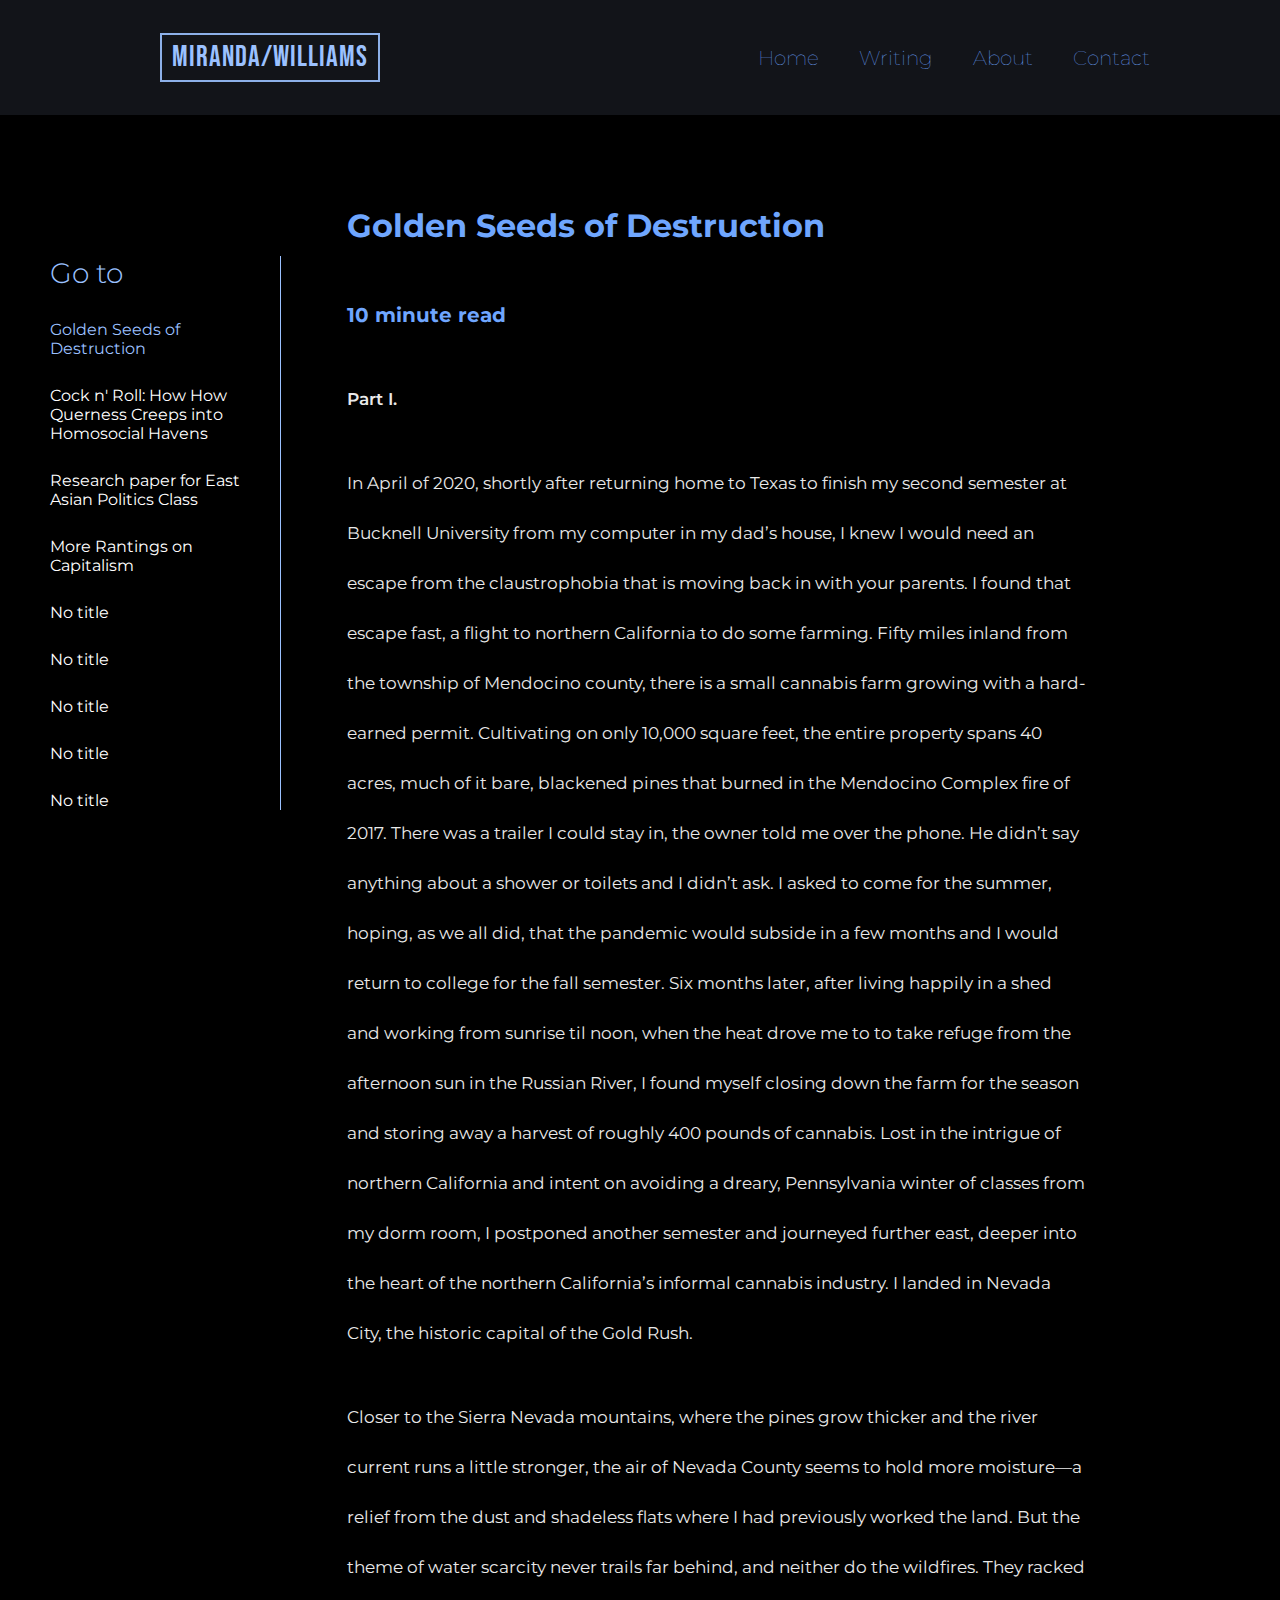
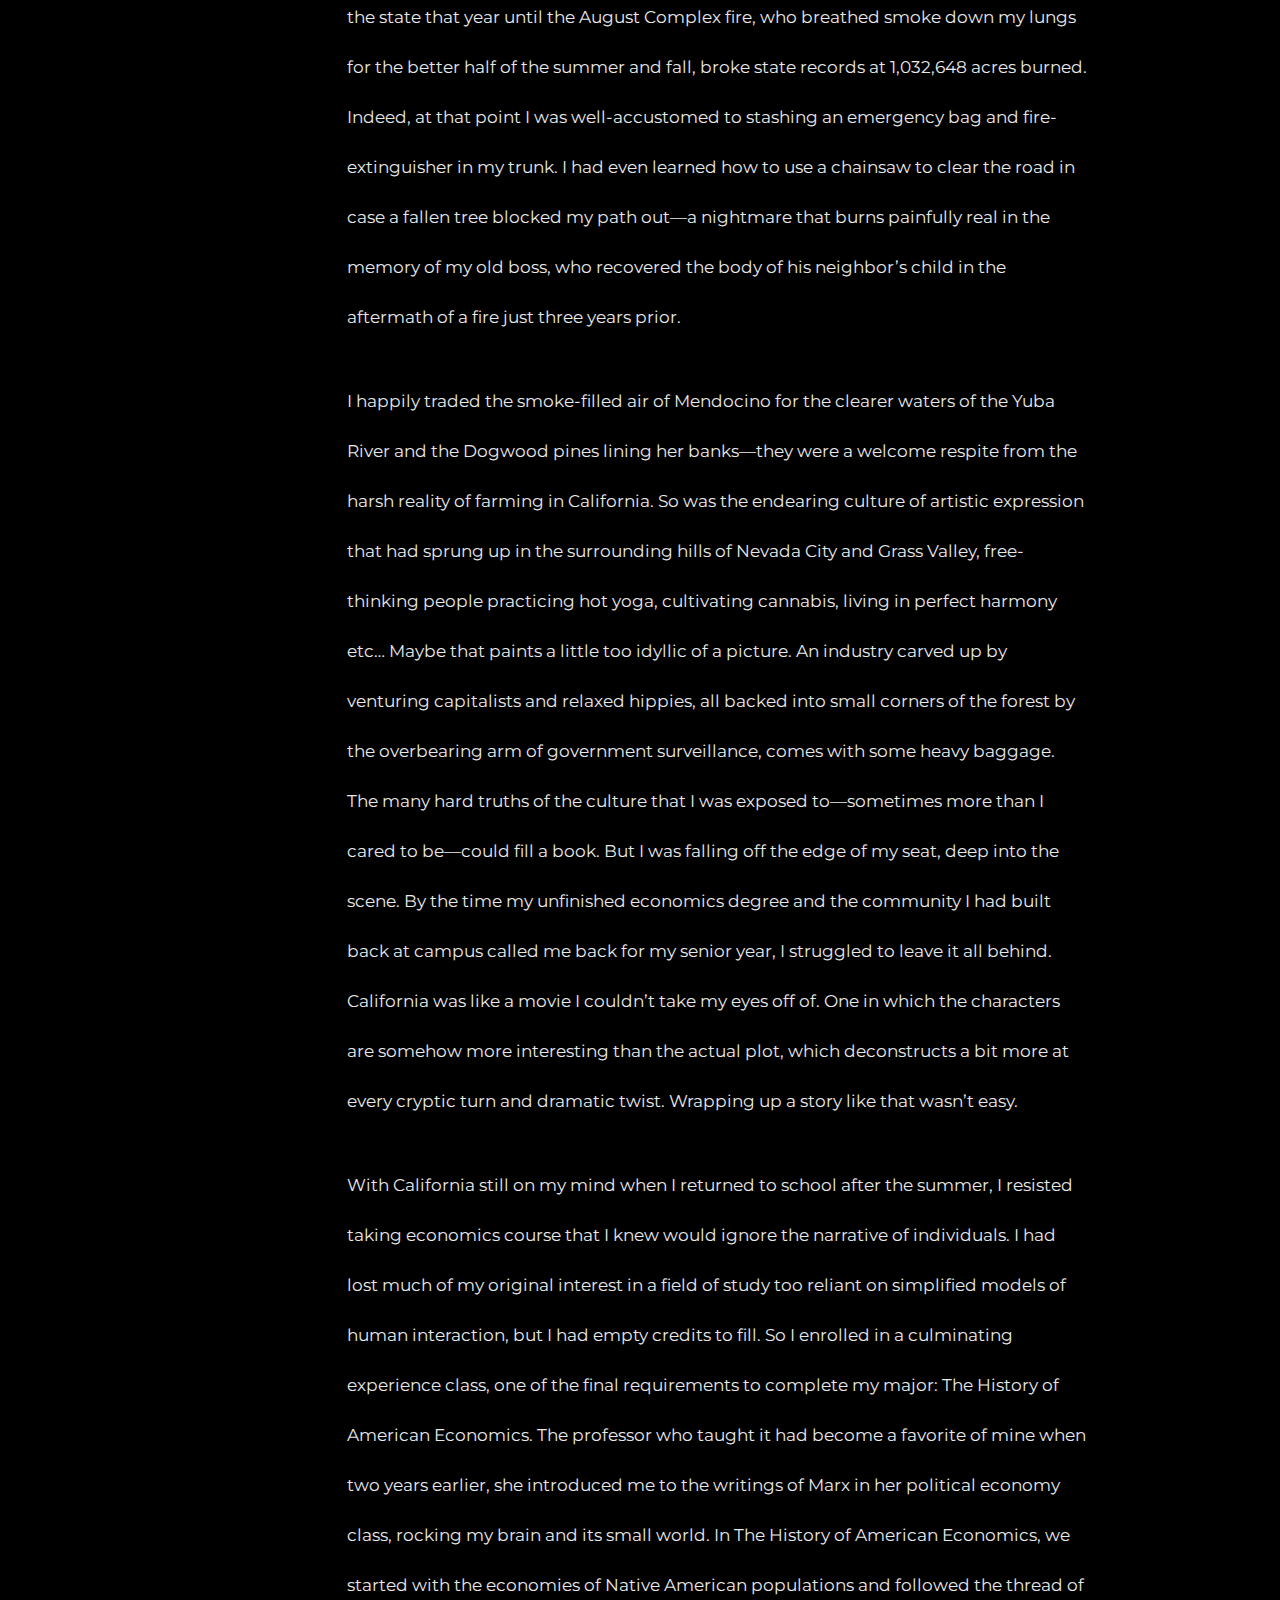
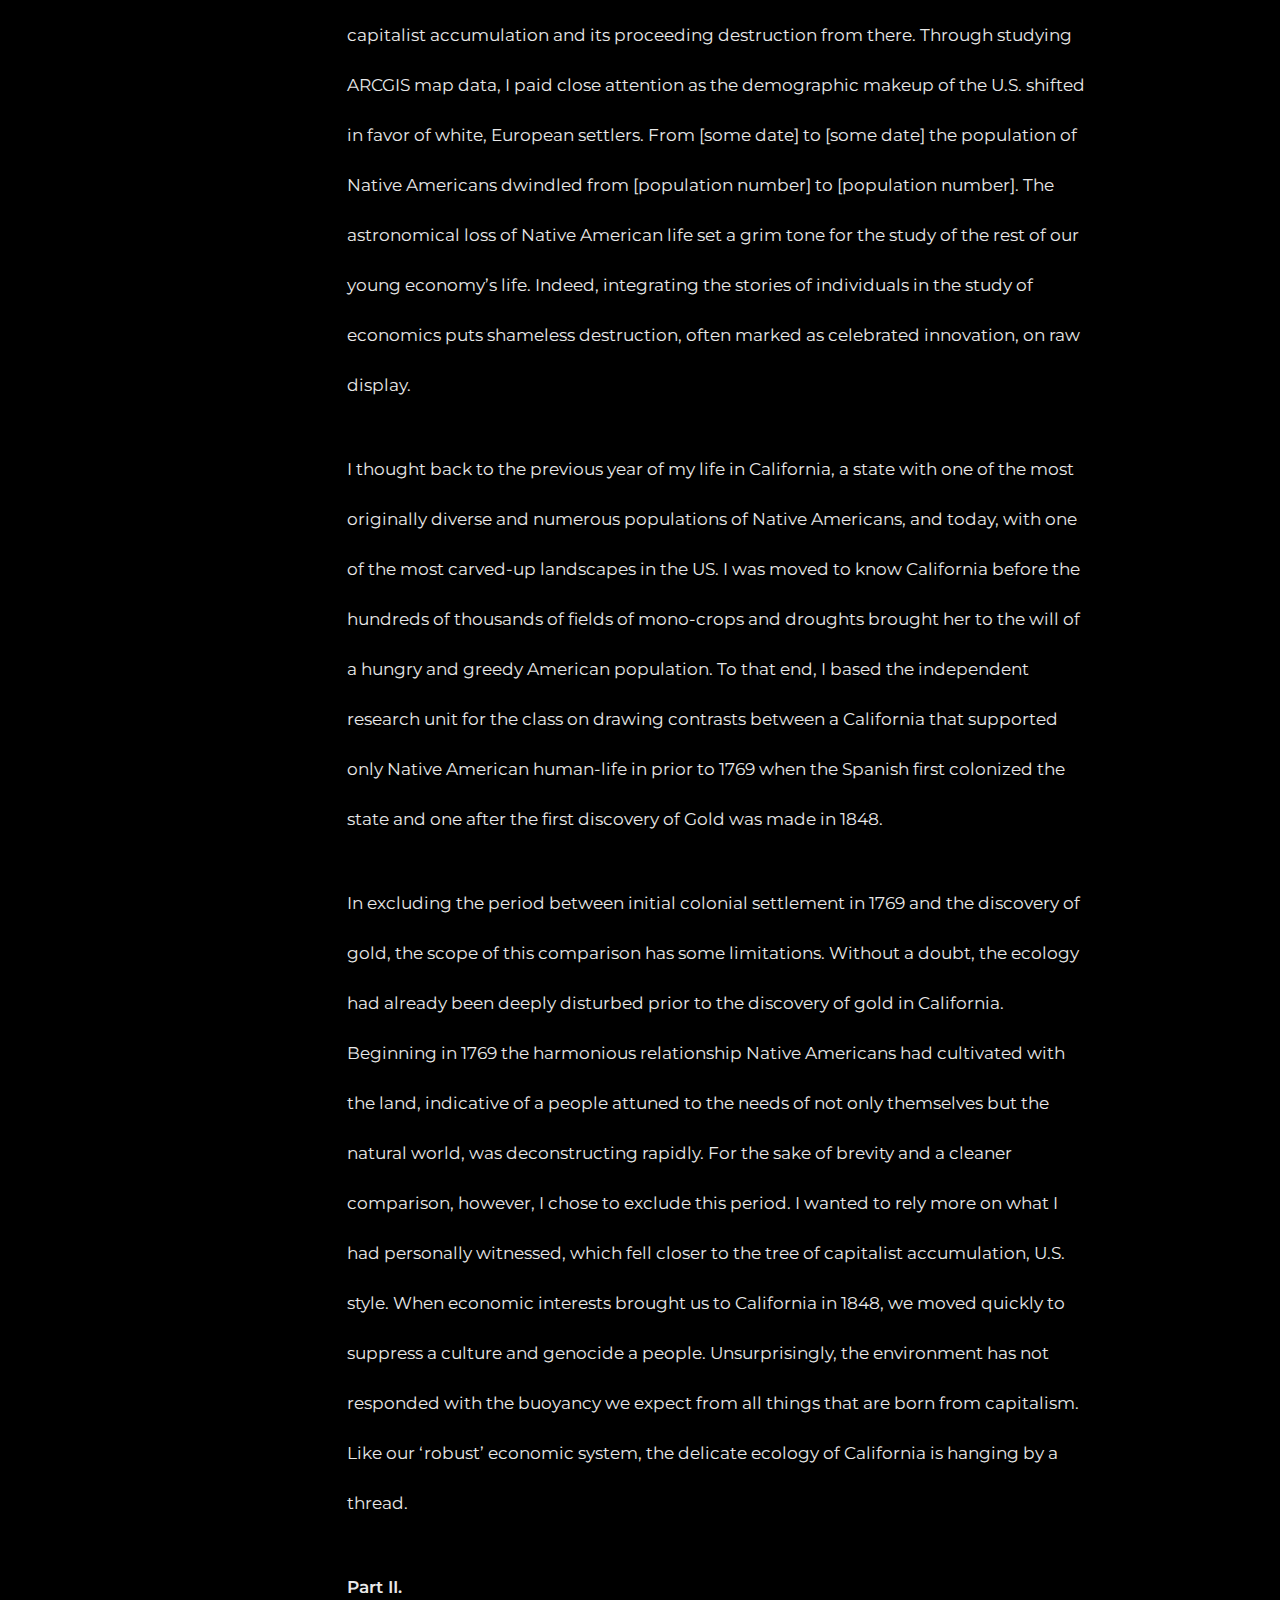
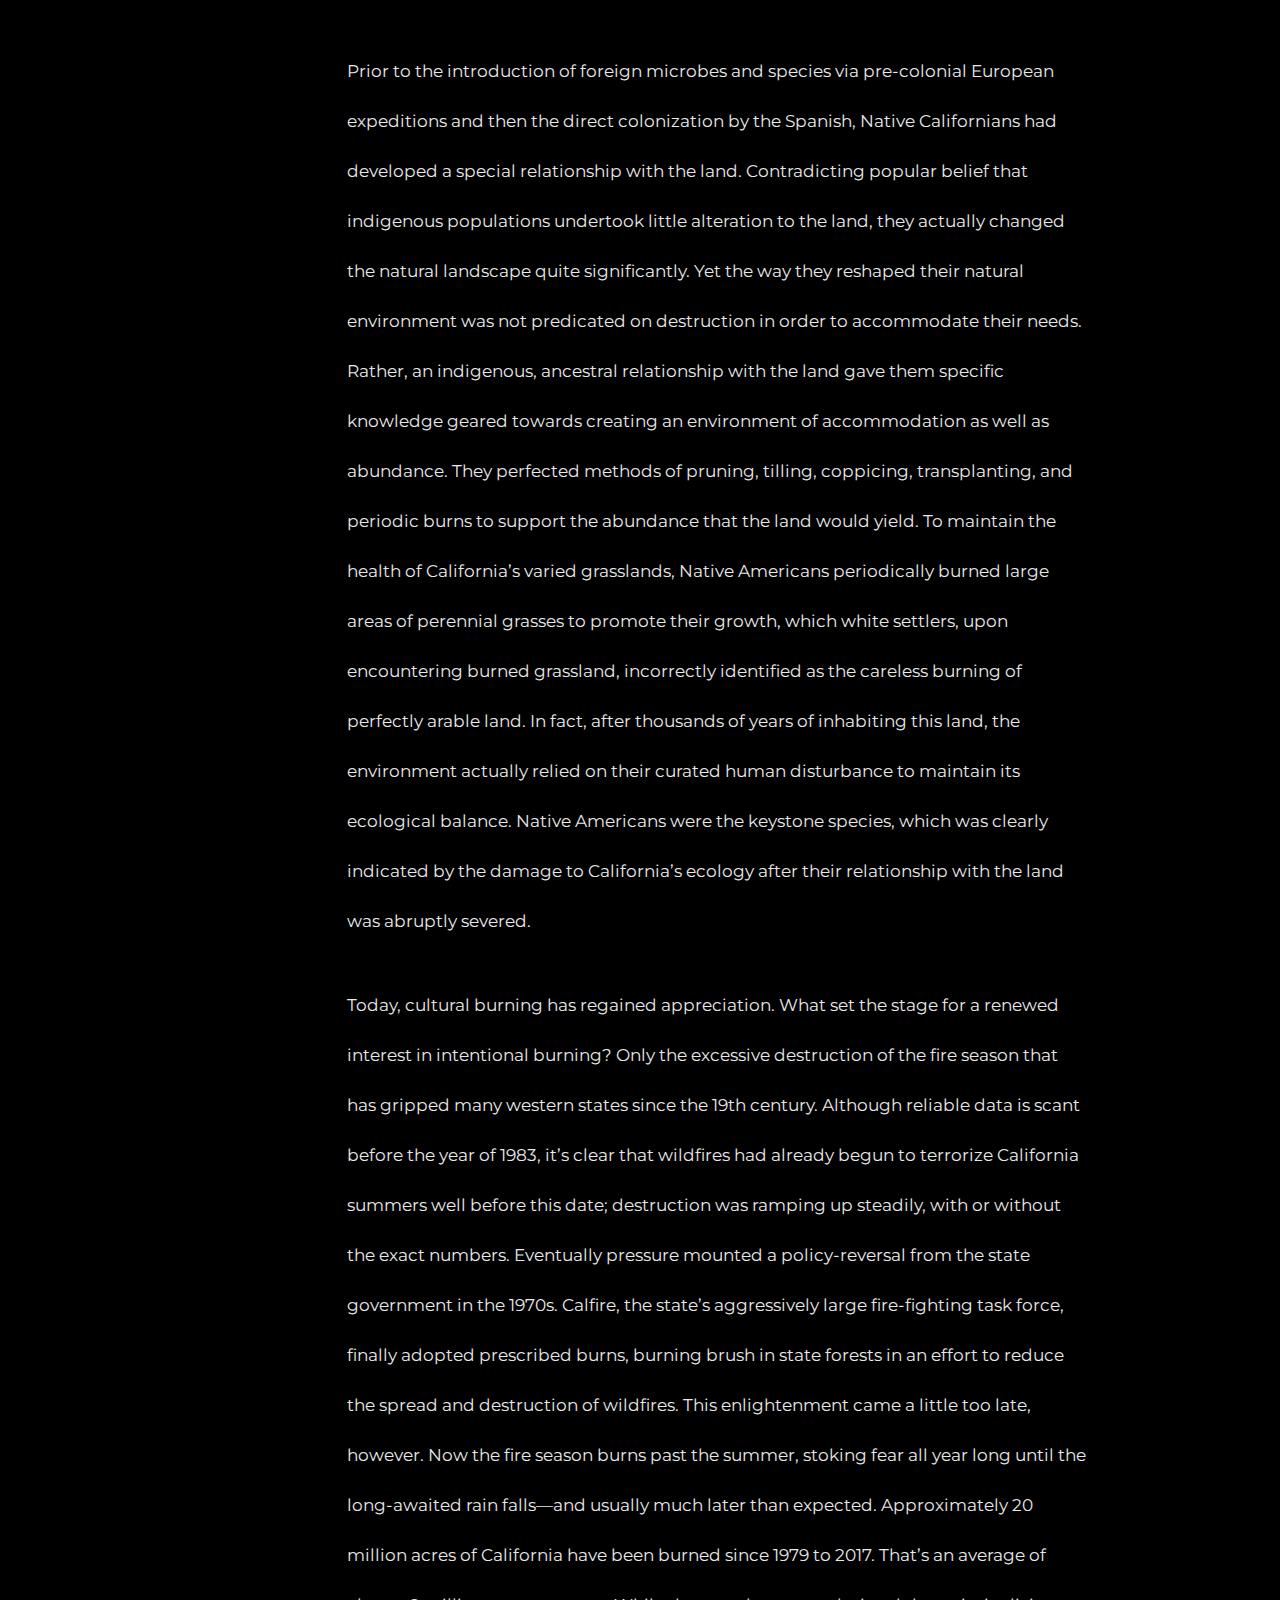
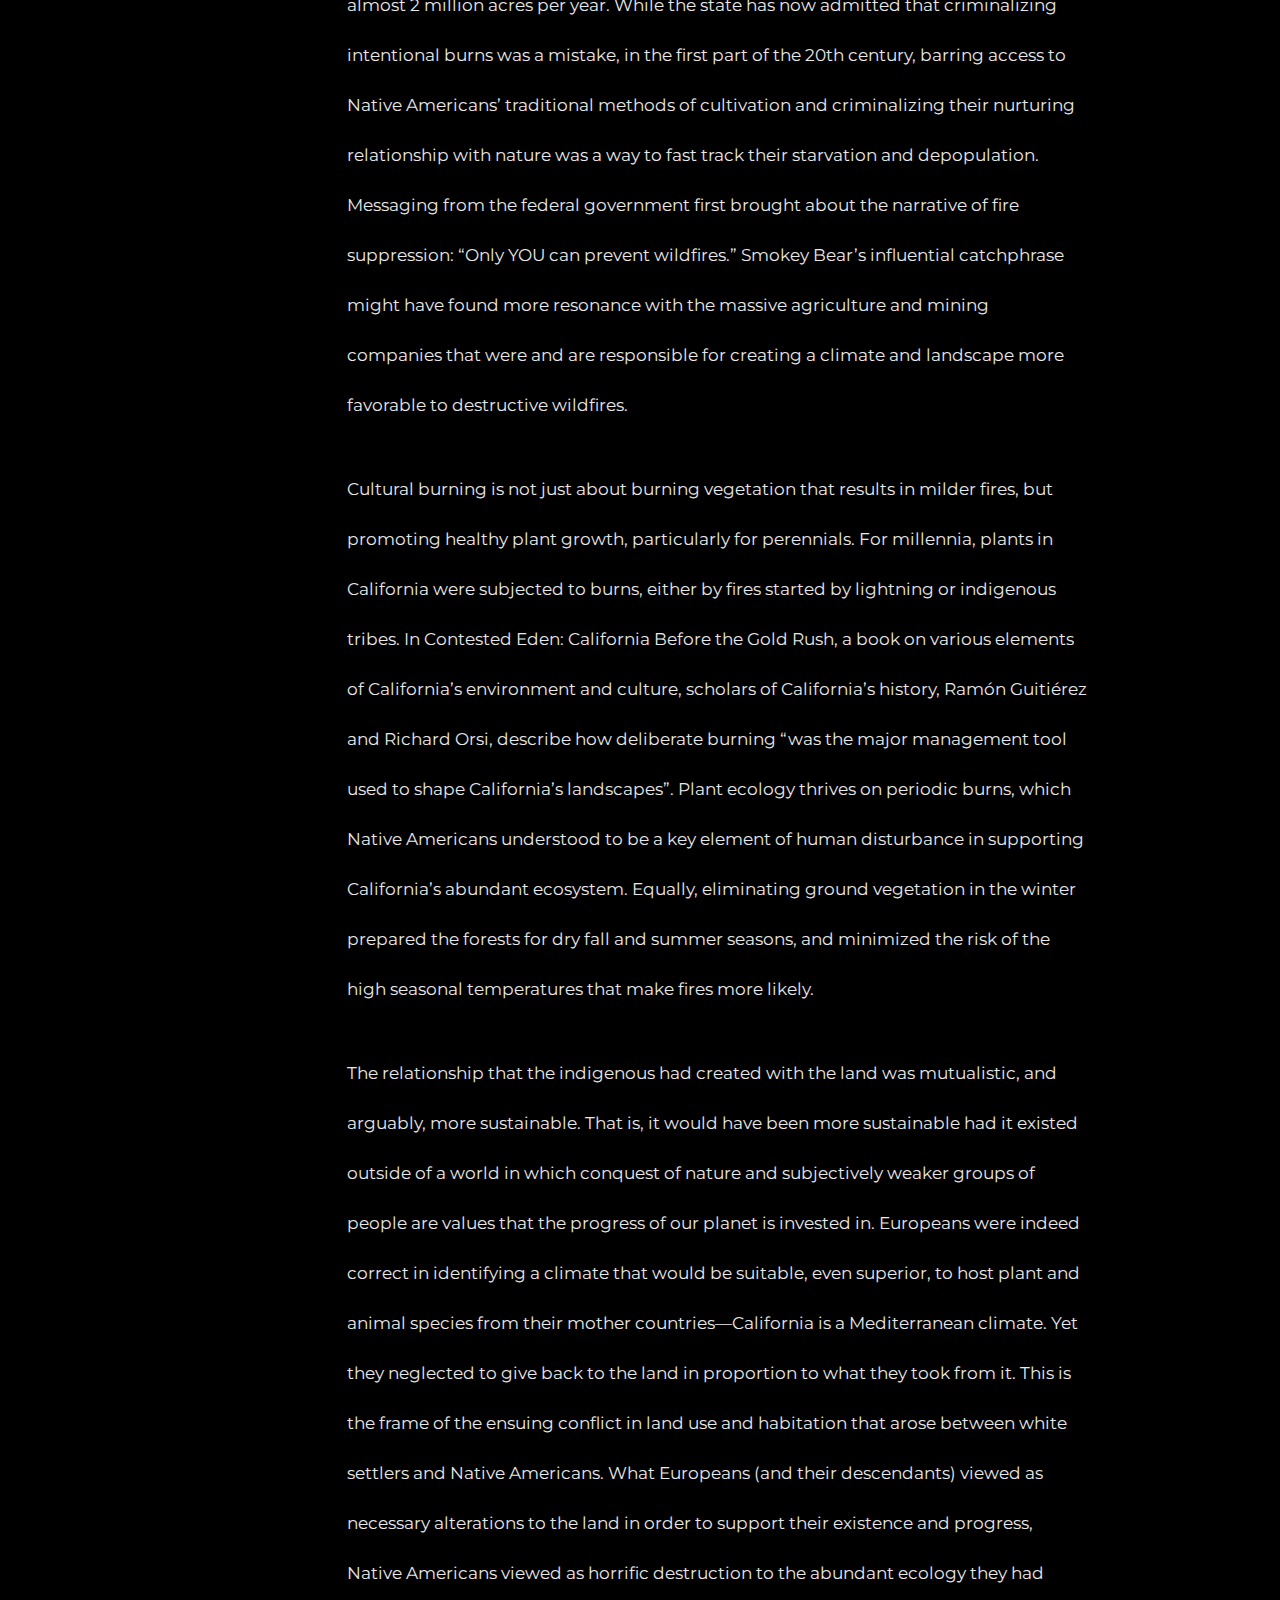
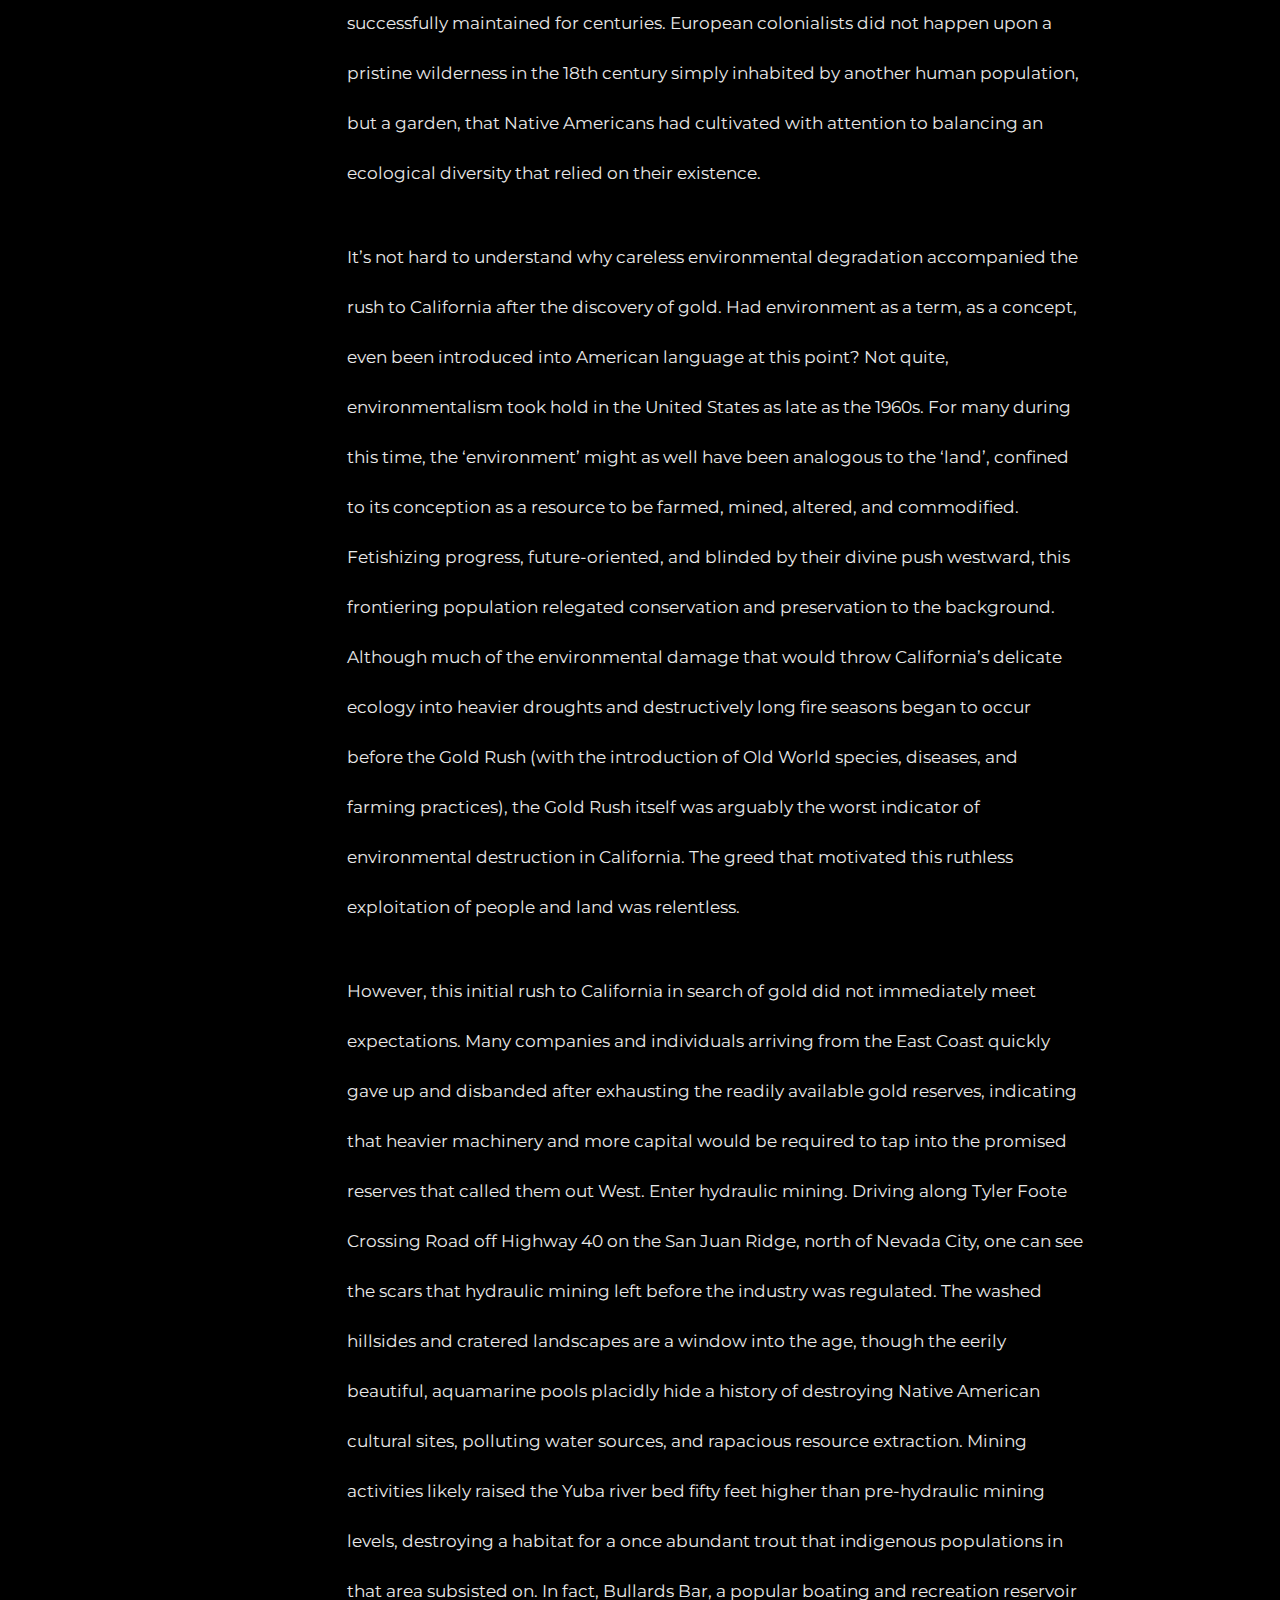
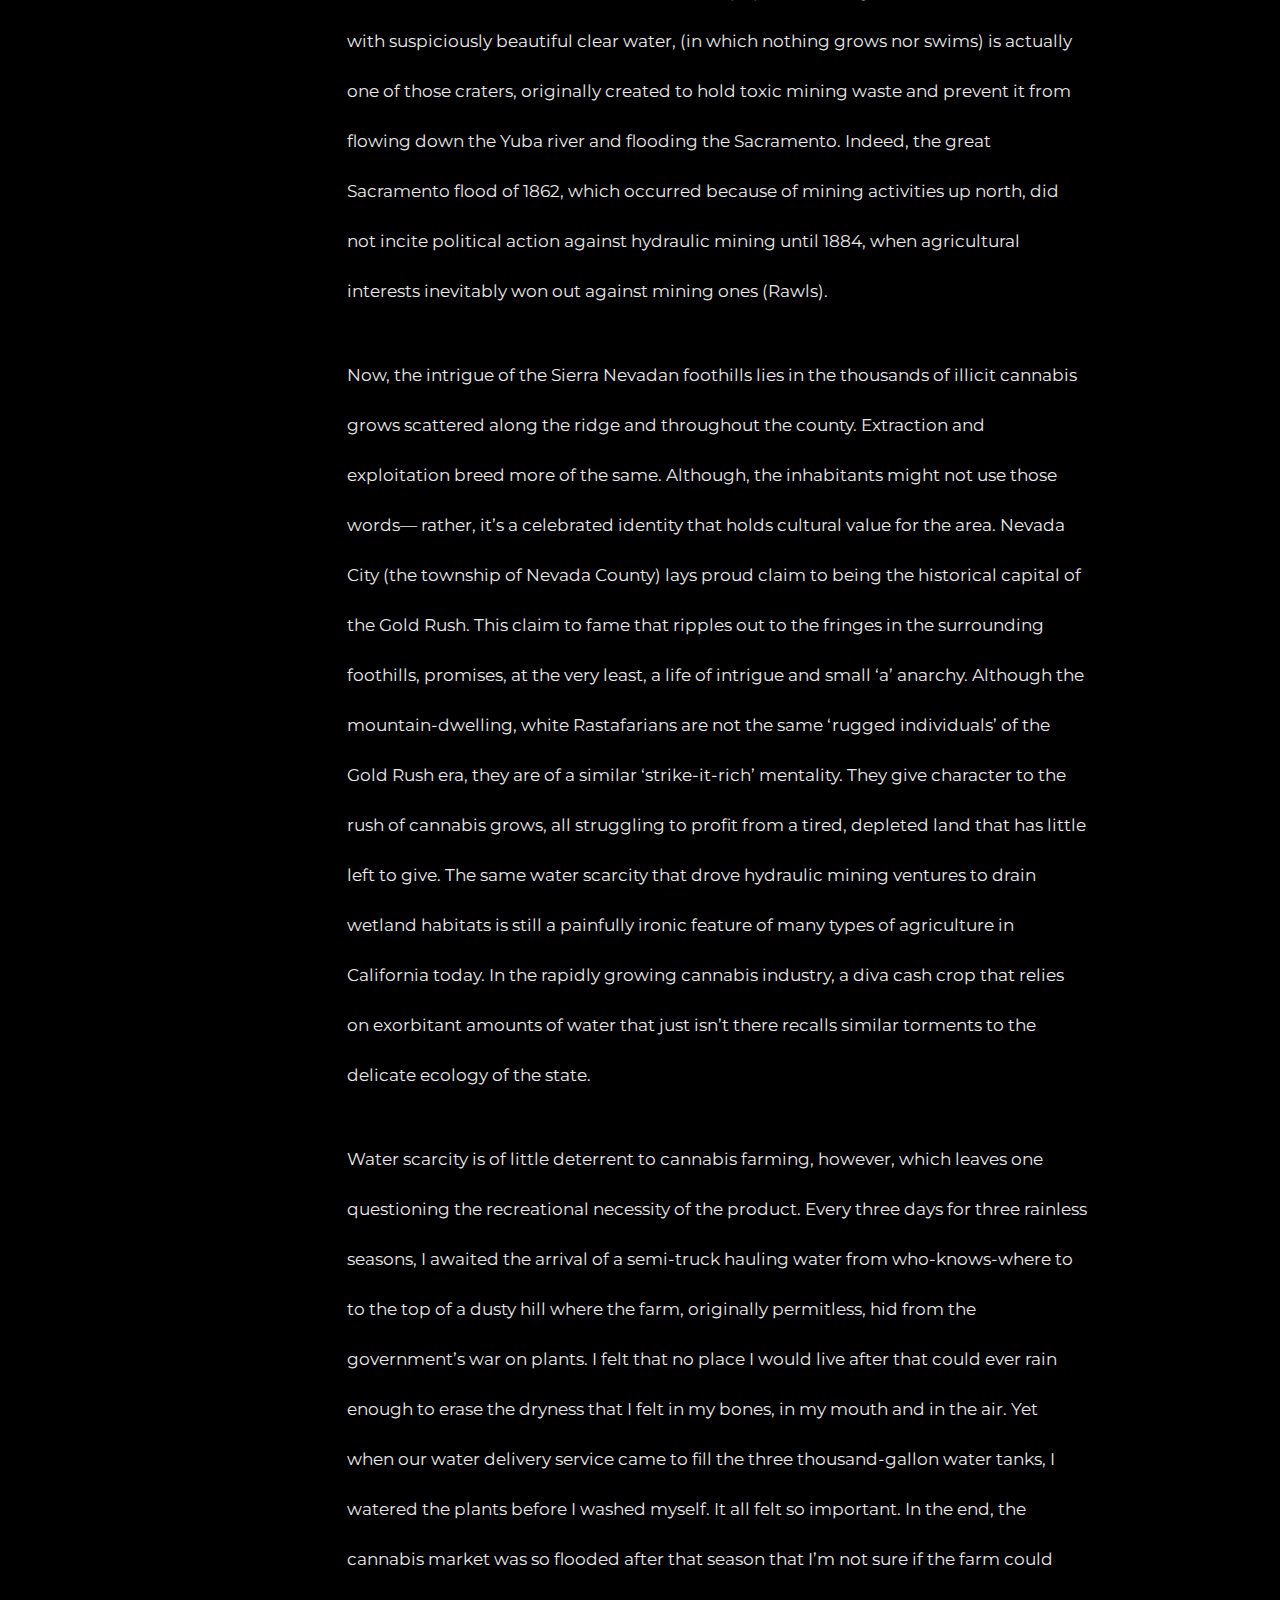
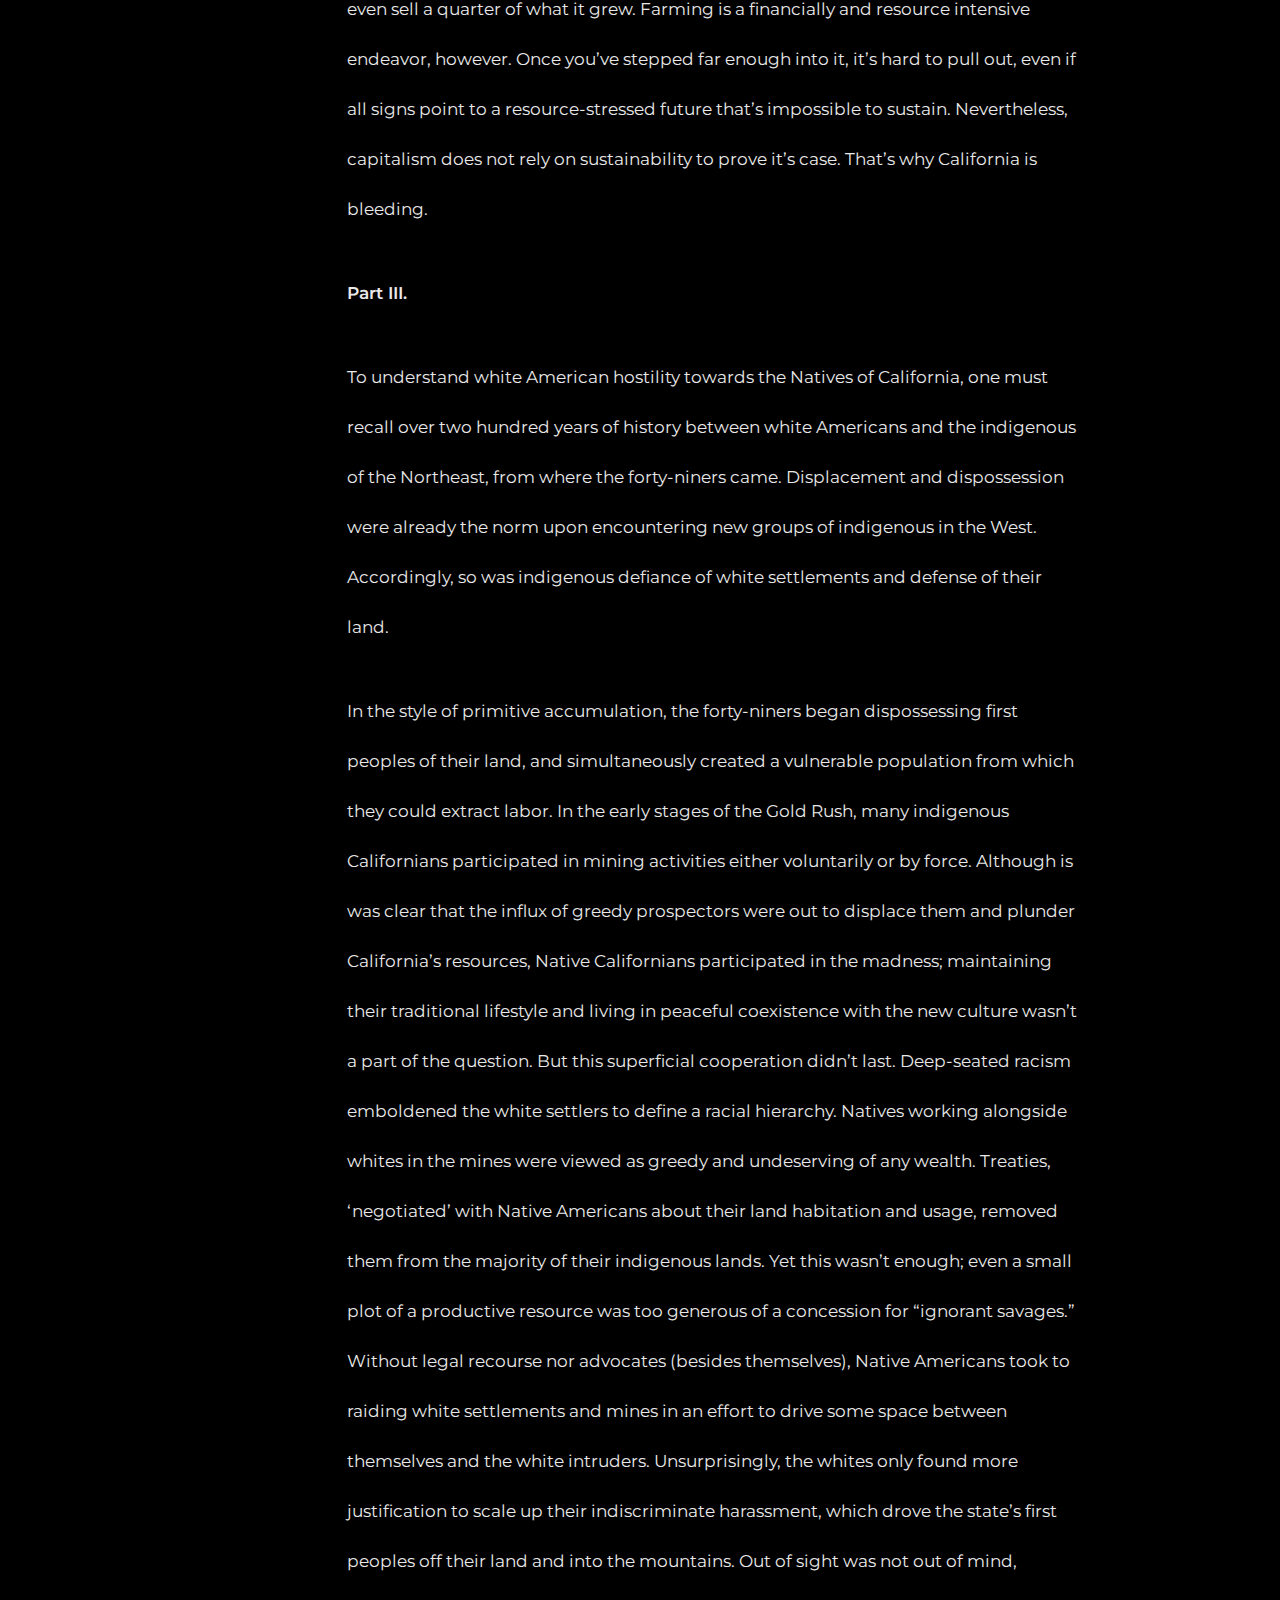
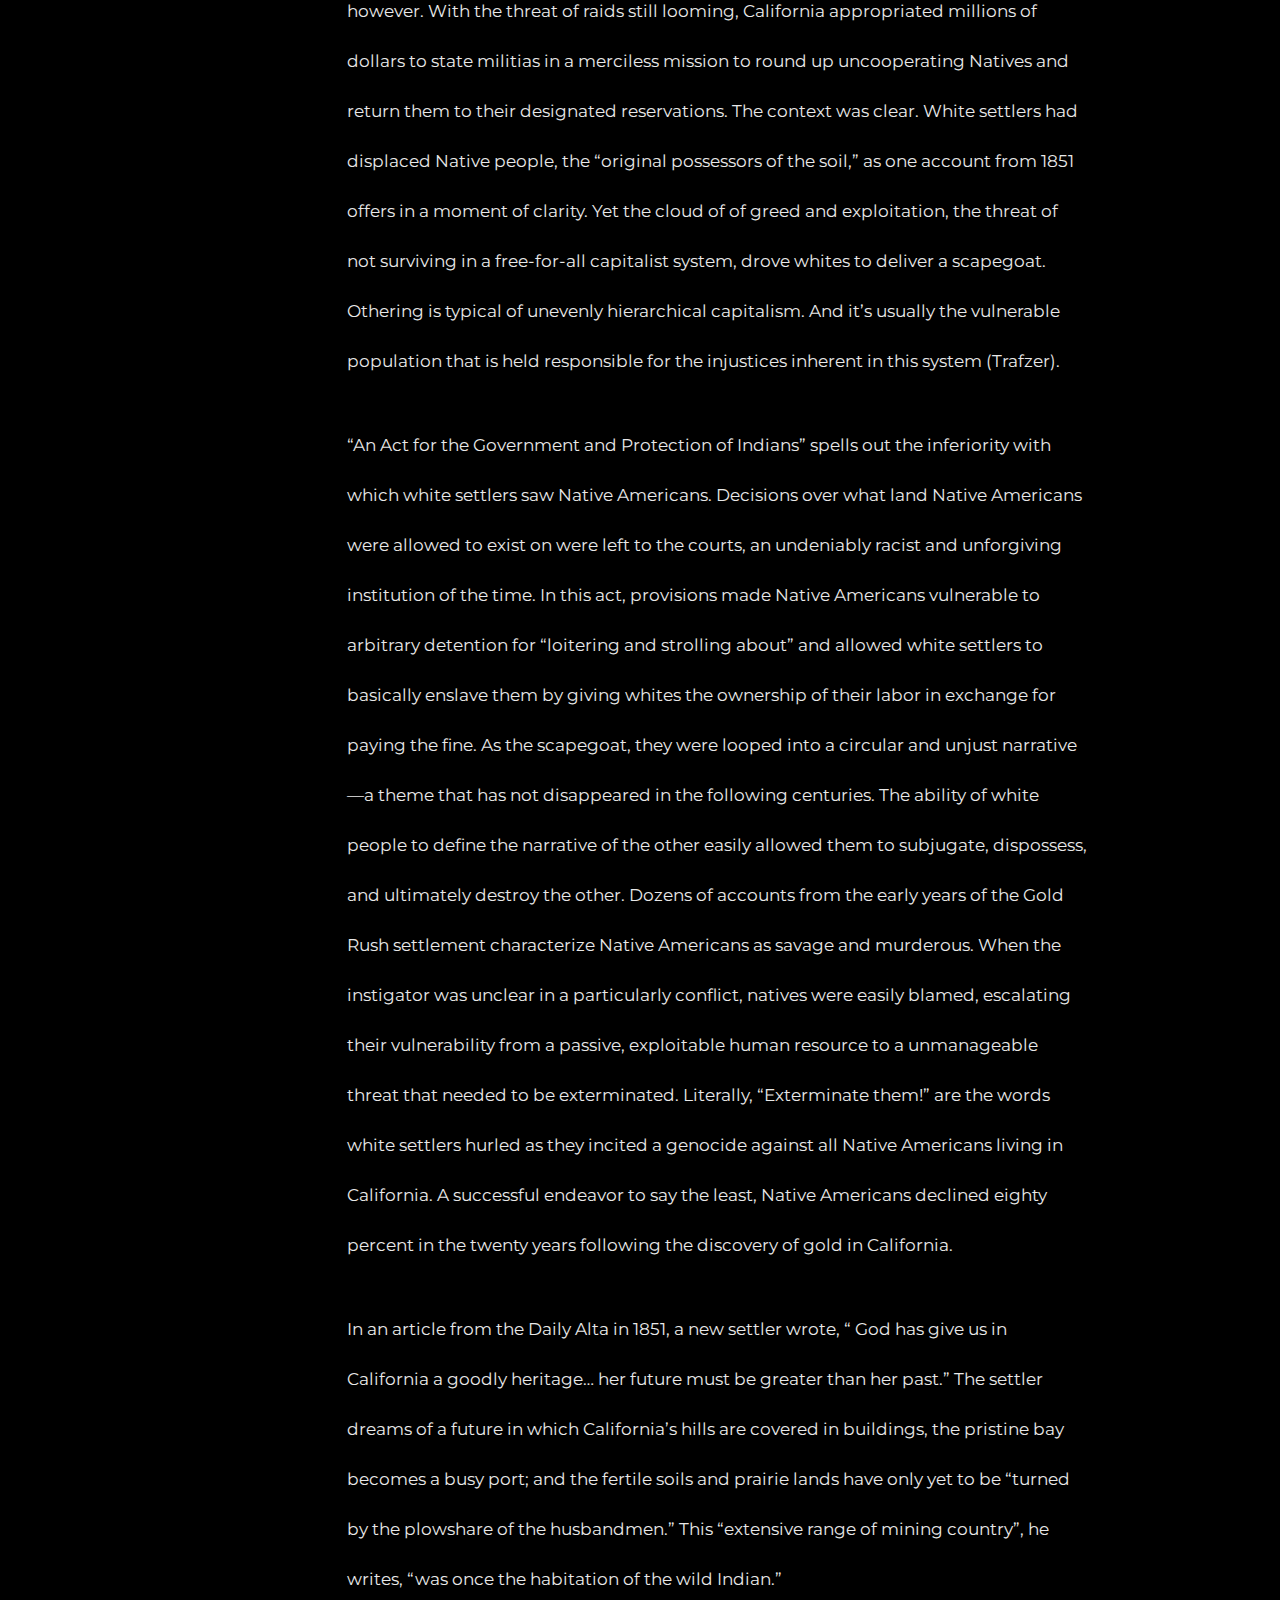
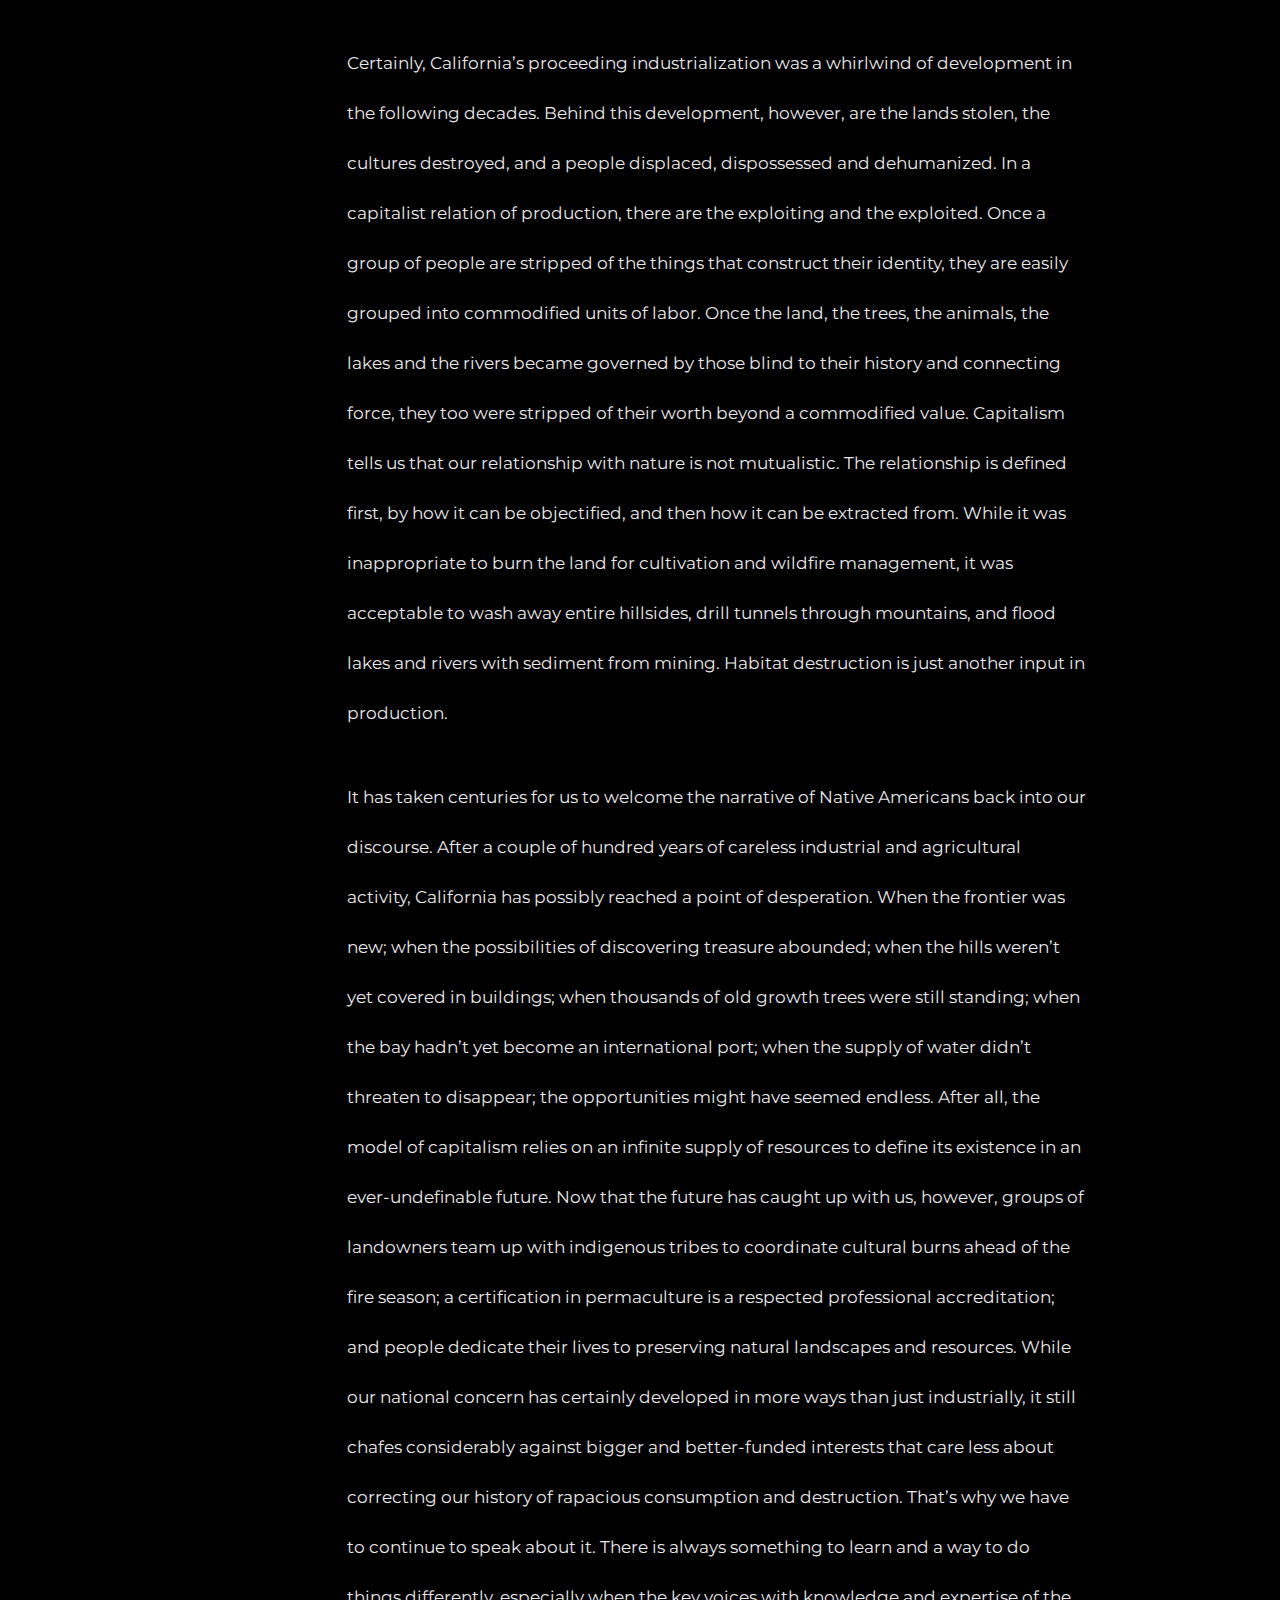
<file: Writingpage/piece1.html>
<!DOCTYPE html>
<html lang="en">

<head>
    <meta charset="UTF-8">
    <meta http-equiv="X-UA-Compatible" content="IE=edge">
    <meta name="viewport" content="width=device-width, initial-scale=1.0">
    <title>Writing - Miranda Williams</title>
    <link rel="stylesheet" href="app.css">
    <link
        href="https://fonts.googleapis.com/css2?family=Bebas+Neue&family=Cormorant+Garamond:wght@300&family=Kanit:wght@500&family=Lobster&family=Montserrat:wght@100;200;300;600;700&family=Noto+Sans+JP:wght@300;400;500&family=Roboto:wght@100;300;400&display=swap"
        rel="stylesheet">
</head>

<body>
    <div class="container">
        <nav class="navbar">
            <div class="logo"><a class="nav-bar-links"
                    href="file:///Users/mirandawilliams/Documents/Portfolio-/Homepage/index.html">MIRANDA/WILLIAMS</a>
            </div>
            <div class="right-links">
                <a class="nav-bar-links"
                    href="file:///Users/mirandawilliams/Documents/Portfolio-/Homepage/index.html">Home</a>
                <a class="nav-bar-links"
                    href="file:///Users/mirandawilliams/Documents/Portfolio-/Writingpage/writing.html">Writing</a>
                <a class="nav-bar-links"
                    href="file:///Users/mirandawilliams/Documents/Portfolio-/Aboutpage/about.html">About</a>
                <a class="nav-bar-links"
                    href="file:///Users/mirandawilliams/Documents/Portfolio-/Contactpage/contact.html">Contact</a>
            </div>
        </nav>
        <div class="main-content">
            <div class="piece-list-container">
                <ul class="piece-list">
                    <h1>Go to</h1>
                    <a href="piece1.html">
                        <li class="list-item-1" style="color: rgba(155, 193, 255);">Golden Seeds of Destruction</li>
                    </a>
                    <a href="piece2.html">
                        <li class="list-item-2">Cock n' Roll: How How Querness
                            Creeps into Homosocial Havens</li>
                    </a>
                    <a href="piece3.html">
                        <li class="list-item-3">Research paper for East Asian Politics Class</li>
                    </a>
                    <a href="piece4.html">
                        <li class="list-item-4">More Rantings on Capitalism</li>
                    </a>
                    <a href="piece5.html">
                        <li class="list-item-5">No title</li>
                    </a>
                    <a href="piece6.html">
                        <li class="list-item-6">No title</li>
                    </a>
                    <a href="piece7.html">
                        <li class="list-item-7">No title</li>
                    </a>
                    <a href="piece8.html">
                        <li class="list-item-8">No title</li>
                    </a>
                    <a href="piece9.html">
                        <li class="list-item-9">No title</li>
                    </a>
                </ul>
            </div>
            <div class="featured-piece">
                <h1>Golden Seeds of Destruction</h1>
                <h2>10 minute read</h2>
                <p class="part-indicator">Part I.</p>
                <p>In April of 2020, shortly after returning home to Texas to finish my second semester at Bucknell
                    University from my computer in my dad’s house, I knew I would need an escape from the claustrophobia
                    that is moving back in with your parents. I found that escape fast, a flight to northern California
                    to do some farming. Fifty miles inland from the township of Mendocino county, there is a small
                    cannabis farm growing with a hard-earned permit. Cultivating on only 10,000 square feet, the entire
                    property spans 40 acres, much of it bare, blackened pines that burned in the Mendocino Complex fire
                    of 2017. There was a trailer I could stay in, the owner told me over the phone. He didn’t say
                    anything about a shower or toilets and I didn’t ask. I asked to come for the summer, hoping, as we
                    all did, that the pandemic would subside in a few months and I would return to college for the fall
                    semester. Six months later, after living happily in a shed and working from sunrise til noon, when
                    the heat drove me to to take refuge from the afternoon sun in the Russian River, I found myself
                    closing down the farm for the season and storing away a harvest of roughly 400 pounds of cannabis.
                    Lost in the intrigue of northern California and intent on avoiding a dreary, Pennsylvania winter of
                    classes from my dorm room, I postponed another semester and journeyed further east, deeper into the
                    heart of the northern California’s informal cannabis industry. I landed in Nevada City, the historic
                    capital of the Gold Rush.</p>
                <p>Closer to the Sierra Nevada mountains, where the pines grow thicker and the river current runs a
                    little stronger, the air of Nevada County seems to hold more moisture—a relief from the dust and
                    shadeless flats where I had previously worked the land. But the theme of water scarcity never trails
                    far behind, and neither do the wildfires. They racked the state that year until the August Complex
                    fire, who breathed smoke down my lungs for the better half of the summer and fall, broke state
                    records at 1,032,648 acres burned. Indeed, at that point I was well-accustomed to stashing an
                    emergency bag and fire-extinguisher in my trunk. I had even learned how to use a chainsaw to clear
                    the road in case a fallen tree blocked my path out—a nightmare that burns painfully real in the
                    memory of my old boss, who recovered the body of his neighbor’s child in the aftermath of a fire
                    just three years prior.</p>
                <p>I happily traded the smoke-filled air of Mendocino for the clearer waters of the Yuba River and the
                    Dogwood pines lining her banks—they were a welcome respite from the harsh reality of farming in
                    California. So was the endearing culture of artistic expression that had sprung up in the
                    surrounding hills of Nevada City and Grass Valley, free-thinking people practicing hot yoga,
                    cultivating cannabis, living in perfect harmony etc… Maybe that paints a little too idyllic of a
                    picture. An industry carved up by venturing capitalists and relaxed hippies, all backed into small
                    corners of the forest by the overbearing arm of government surveillance, comes with some heavy
                    baggage. The many hard truths of the culture that I was exposed to—sometimes more than I cared to
                    be—could fill a book. But I was falling off the edge of my seat, deep into the scene. By the time my
                    unfinished economics degree and the community I had built back at campus called me back for my
                    senior year, I struggled to leave it all behind. California was like a movie I couldn’t take my eyes
                    off of. One in which the characters are somehow more interesting than the actual plot, which
                    deconstructs a bit more at every cryptic turn and dramatic twist. Wrapping up a story like that
                    wasn’t easy.</p>
                <p>With California still on my mind when I returned to school after the summer, I resisted taking
                    economics course that I knew would ignore the narrative of individuals. I had lost much of my
                    original interest in a field of study too reliant on simplified models of human interaction, but I
                    had empty credits to fill. So I enrolled in a culminating experience class, one of the final
                    requirements to complete my major: The History of American Economics. The professor who taught it
                    had become a favorite of mine when two years earlier, she introduced me to the writings of Marx in
                    her political economy class, rocking my brain and its small world. In The History of American
                    Economics, we started with the economies of Native American populations and followed the thread of
                    capitalist accumulation and its proceeding destruction from there. Through studying ARCGIS map data,
                    I paid close attention as the demographic makeup of the U.S. shifted in favor of white, European
                    settlers. From [some date] to [some date] the population of Native Americans dwindled from
                    [population number] to [population number]. The astronomical loss of Native American life set a grim
                    tone for the study of the rest of our young economy’s life. Indeed, integrating the stories of
                    individuals in the study of economics puts shameless destruction, often marked as celebrated
                    innovation, on raw display. </p>
                <p>I thought back to the previous year of my life in California, a state with one of the most originally
                    diverse and numerous populations of Native Americans, and today, with one of the most carved-up
                    landscapes in the US. I was moved to know California before the hundreds of thousands of fields of
                    mono-crops and droughts brought her to the will of a hungry and greedy American population. To that
                    end, I based the independent research unit for the class on drawing contrasts between a California
                    that supported only Native American human-life in prior to 1769 when the Spanish first colonized the
                    state and one after the first discovery of Gold was made in 1848.</p>
                <p>In excluding the period between initial colonial settlement in 1769 and the discovery of gold, the
                    scope of this comparison has some limitations. Without a doubt, the ecology had already been deeply
                    disturbed prior to the discovery of gold in California. Beginning in 1769 the harmonious
                    relationship Native Americans had cultivated with the land, indicative of a people attuned to the
                    needs of not only themselves but the natural world, was deconstructing rapidly. For the sake of
                    brevity and a cleaner comparison, however, I chose to exclude this period. I wanted to rely more on
                    what I had personally witnessed, which fell closer to the tree of capitalist accumulation, U.S.
                    style. When economic interests brought us to California in 1848, we moved quickly to suppress a
                    culture and genocide a people. Unsurprisingly, the environment has not responded with the buoyancy
                    we expect from all things that are born from capitalism. Like our ‘robust’ economic system, the
                    delicate ecology of California is hanging by a thread.</p>


                <p class="part-indicator">Part II.</p>

                <p>Prior to the introduction of foreign microbes and species via pre-colonial European expeditions and
                    then the direct colonization by the Spanish, Native Californians had developed a special
                    relationship with the land. Contradicting popular belief that indigenous populations undertook
                    little alteration to the land, they actually changed the natural landscape quite significantly. Yet
                    the way they reshaped their natural environment was not predicated on destruction in order to
                    accommodate their needs. Rather, an indigenous, ancestral relationship with the land gave them
                    specific knowledge geared towards creating an environment of accommodation as well as abundance.
                    They perfected methods of pruning, tilling, coppicing, transplanting, and periodic burns to support
                    the abundance that the land would yield. To maintain the health of California’s varied grasslands,
                    Native Americans periodically burned large areas of perennial grasses to promote their growth, which
                    white settlers, upon encountering burned grassland, incorrectly identified as the careless burning
                    of perfectly arable land. In fact, after thousands of years of inhabiting this land, the environment
                    actually relied on their curated human disturbance to maintain its ecological balance. Native
                    Americans were the keystone species, which was clearly indicated by the damage to California’s
                    ecology after their relationship with the land was abruptly severed.</p>
                <p>Today, cultural burning has regained appreciation. What set the stage for a renewed interest in
                    intentional burning? Only the excessive destruction of the fire season that has gripped many western
                    states since the 19th century. Although reliable data is scant before the year of 1983, it’s clear
                    that wildfires had already begun to terrorize California summers well before this date; destruction
                    was ramping up steadily, with or without the exact numbers. Eventually pressure mounted a
                    policy-reversal from the state government in the 1970s. Calfire, the state’s aggressively large
                    fire-fighting task force, finally adopted prescribed burns, burning brush in state forests in an
                    effort to reduce the spread and destruction of wildfires. This enlightenment came a little too late,
                    however. Now the fire season burns past the summer, stoking fear all year long until the
                    long-awaited rain falls—and usually much later than expected. Approximately 20 million acres of
                    California have been burned since 1979 to 2017. That’s an average of almost 2 million acres per
                    year. While the state has now admitted that criminalizing intentional burns was a mistake, in the
                    first part of the 20th century, barring access to Native Americans’ traditional methods of
                    cultivation and criminalizing their nurturing relationship with nature was a way to fast track their
                    starvation and depopulation. Messaging from the federal government first brought about the narrative
                    of fire suppression: “Only YOU can prevent wildfires.” Smokey Bear’s influential catchphrase might
                    have found more resonance with the massive agriculture and mining companies that were and are
                    responsible for creating a climate and landscape more favorable to destructive wildfires.</p>
                <p>Cultural burning is not just about burning vegetation that results in milder fires, but promoting
                    healthy plant growth, particularly for perennials. For millennia, plants in California were
                    subjected to burns, either by fires started by lightning or indigenous tribes. In Contested Eden:
                    California Before the Gold Rush, a book on various elements of California’s environment and culture,
                    scholars of California’s history, Ramón Guitiérez and Richard Orsi, describe how deliberate burning
                    “was the major management tool used to shape California’s landscapes”. Plant ecology thrives on
                    periodic burns, which Native Americans understood to be a key element of human disturbance in
                    supporting California’s abundant ecosystem. Equally, eliminating ground vegetation in the winter
                    prepared the forests for dry fall and summer seasons, and minimized the risk of the high seasonal
                    temperatures that make fires more likely.</p>
                <p>The relationship that the indigenous had created with the land was mutualistic, and arguably, more
                    sustainable. That is, it would have been more sustainable had it existed outside of a world in which
                    conquest of nature and subjectively weaker groups of people are values that the progress of our
                    planet is invested in. Europeans were indeed correct in identifying a climate that would be
                    suitable, even superior, to host plant and animal species from their mother countries—California is
                    a Mediterranean climate. Yet they neglected to give back to the land in proportion to what they took
                    from it. This is the frame of the ensuing conflict in land use and habitation that arose between
                    white settlers and Native Americans. What Europeans (and their descendants) viewed as necessary
                    alterations to the land in order to support their existence and progress, Native Americans viewed as
                    horrific destruction to the abundant ecology they had successfully maintained for centuries.
                    European colonialists did not happen upon a pristine wilderness in the 18th century simply inhabited
                    by another human population, but a garden, that Native Americans had cultivated with attention to
                    balancing an ecological diversity that relied on their existence. </p>
                <p>It’s not hard to understand why careless environmental degradation accompanied the rush to California
                    after the discovery of gold. Had environment as a term, as a concept, even been introduced into
                    American language at this point? Not quite, environmentalism took hold in the United States as late
                    as the 1960s. For many during this time, the ‘environment’ might as well have been analogous to the
                    ‘land’, confined to its conception as a resource to be farmed, mined, altered, and commodified.
                    Fetishizing progress, future-oriented, and blinded by their divine push westward, this frontiering
                    population relegated conservation and preservation to the background. Although much of the
                    environmental damage that would throw California’s delicate ecology into heavier droughts and
                    destructively long fire seasons began to occur before the Gold Rush (with the introduction of Old
                    World species, diseases, and farming practices), the Gold Rush itself was arguably the worst
                    indicator of environmental destruction in California. The greed that motivated this ruthless
                    exploitation of people and land was relentless.</p>
                <p>However, this initial rush to California in search of gold did not immediately meet expectations.
                    Many companies and individuals arriving from the East Coast quickly gave up and disbanded after
                    exhausting the readily available gold reserves, indicating that heavier machinery and more capital
                    would be required to tap into the promised reserves that called them out West. Enter hydraulic
                    mining. Driving along Tyler Foote Crossing Road off Highway 40 on the San Juan Ridge, north of
                    Nevada City, one can see the scars that hydraulic mining left before the industry was regulated. The
                    washed hillsides and cratered landscapes are a window into the age, though the eerily beautiful,
                    aquamarine pools placidly hide a history of destroying Native American cultural sites, polluting
                    water sources, and rapacious resource extraction. Mining activities likely raised the Yuba river bed
                    fifty feet higher than pre-hydraulic mining levels, destroying a habitat for a once abundant trout
                    that indigenous populations in that area subsisted on. In fact, Bullards Bar, a popular boating and
                    recreation reservoir with suspiciously beautiful clear water, (in which nothing grows nor swims) is
                    actually one of those craters, originally created to hold toxic mining waste and prevent it from
                    flowing down the Yuba river and flooding the Sacramento. Indeed, the great Sacramento flood of 1862,
                    which occurred because of mining activities up north, did not incite political action against
                    hydraulic mining until 1884, when agricultural interests inevitably won out against mining ones
                    (Rawls).</p>
                <p>Now, the intrigue of the Sierra Nevadan foothills lies in the thousands of illicit cannabis grows
                    scattered along the ridge and throughout the county. Extraction and exploitation breed more of the
                    same. Although, the inhabitants might not use those words— rather, it’s a celebrated identity that
                    holds cultural value for the area. Nevada City (the township of Nevada County) lays proud claim to
                    being the historical capital of the Gold Rush. This claim to fame that ripples out to the fringes in
                    the surrounding foothills, promises, at the very least, a life of intrigue and small ‘a’ anarchy.
                    Although the mountain-dwelling, white Rastafarians are not the same ‘rugged individuals’ of the Gold
                    Rush era, they are of a similar ‘strike-it-rich’ mentality. They give character to the rush of
                    cannabis grows, all struggling to profit from a tired, depleted land that has little left to give.
                    The same water scarcity that drove hydraulic mining ventures to drain wetland habitats is still a
                    painfully ironic feature of many types of agriculture in California today. In the rapidly growing
                    cannabis industry, a diva cash crop that relies on exorbitant amounts of water that just isn’t there
                    recalls similar torments to the delicate ecology of the state.</p>
                <p>Water scarcity is of little deterrent to cannabis farming, however, which leaves one questioning the
                    recreational necessity of the product. Every three days for three rainless seasons, I awaited the
                    arrival of a semi-truck hauling water from who-knows-where to to the top of a dusty hill where the
                    farm, originally permitless, hid from the government’s war on plants. I felt that no place I would
                    live after that could ever rain enough to erase the dryness that I felt in my bones, in my mouth and
                    in the air. Yet when our water delivery service came to fill the three thousand-gallon water tanks,
                    I watered the plants before I washed myself. It all felt so important. In the end, the cannabis
                    market was so flooded after that season that I’m not sure if the farm could even sell a quarter of
                    what it grew. Farming is a financially and resource intensive endeavor, however. Once you’ve stepped
                    far enough into it, it’s hard to pull out, even if all signs point to a resource-stressed future
                    that’s impossible to sustain. Nevertheless, capitalism does not rely on sustainability to prove it’s
                    case. That’s why California is bleeding.</p>


                <p class="part-indicator">Part III.</p>

                <p>To understand white American hostility towards the Natives of California, one must recall over two
                    hundred years of history between white Americans and the indigenous of the Northeast, from where the
                    forty-niners came. Displacement and dispossession were already the norm upon encountering new groups
                    of indigenous in the West. Accordingly, so was indigenous defiance of white settlements and defense
                    of their land.</p>
                <p>In the style of primitive accumulation, the forty-niners began dispossessing first peoples of their
                    land, and simultaneously created a vulnerable population from which they could extract labor. In the
                    early stages of the Gold Rush, many indigenous Californians participated in mining activities either
                    voluntarily or by force. Although is was clear that the influx of greedy prospectors were out to
                    displace them and plunder California’s resources, Native Californians participated in the madness;
                    maintaining their traditional lifestyle and living in peaceful coexistence with the new culture
                    wasn’t a part of the question. But this superficial cooperation didn’t last. Deep-seated racism
                    emboldened the white settlers to define a racial hierarchy. Natives working alongside whites in the
                    mines were viewed as greedy and undeserving of any wealth. Treaties, ‘negotiated’ with Native
                    Americans about their land habitation and usage, removed them from the majority of their indigenous
                    lands. Yet this wasn’t enough; even a small plot of a productive resource was too generous of a
                    concession for “ignorant savages.” Without legal recourse nor advocates (besides themselves), Native
                    Americans took to raiding white settlements and mines in an effort to drive some space between
                    themselves and the white intruders. Unsurprisingly, the whites only found more justification to
                    scale up their indiscriminate harassment, which drove the state’s first peoples off their land and
                    into the mountains. Out of sight was not out of mind, however. With the threat of raids still
                    looming, California appropriated millions of dollars to state militias in a merciless mission to
                    round up uncooperating Natives and return them to their designated reservations. The context was
                    clear. White settlers had displaced Native people, the “original possessors of the soil,” as one
                    account from 1851 offers in a moment of clarity. Yet the cloud of of greed and exploitation, the
                    threat of not surviving in a free-for-all capitalist system, drove whites to deliver a scapegoat.
                    Othering is typical of unevenly hierarchical capitalism. And it’s usually the vulnerable population
                    that is held responsible for the injustices inherent in this system (Trafzer).</p>
                <p>“An Act for the Government and Protection of Indians” spells out the inferiority with which white
                    settlers saw Native Americans. Decisions over what land Native Americans were allowed to exist on
                    were left to the courts, an undeniably racist and unforgiving institution of the time. In this act,
                    provisions made Native Americans vulnerable to arbitrary detention for “loitering and strolling
                    about” and allowed white settlers to basically enslave them by giving whites the ownership of their
                    labor in exchange for paying the fine. As the scapegoat, they were looped into a circular and unjust
                    narrative—a theme that has not disappeared in the following centuries. The ability of white people
                    to define the narrative of the other easily allowed them to subjugate, dispossess, and ultimately
                    destroy the other. Dozens of accounts from the early years of the Gold Rush settlement characterize
                    Native Americans as savage and murderous. When the instigator was unclear in a particularly
                    conflict, natives were easily blamed, escalating their vulnerability from a passive, exploitable
                    human resource to a unmanageable threat that needed to be exterminated. Literally, “Exterminate
                    them!” are the words white settlers hurled as they incited a genocide against all Native Americans
                    living in California. A successful endeavor to say the least, Native Americans declined eighty
                    percent in the twenty years following the discovery of gold in California.</p>
                <p>In an article from the Daily Alta in 1851, a new settler wrote, “ God has give us in California a
                    goodly heritage… her future must be greater than her past.” The settler dreams of a future in which
                    California’s hills are covered in buildings, the pristine bay becomes a busy port; and the fertile
                    soils and prairie lands have only yet to be “turned by the plowshare of the husbandmen.” This
                    “extensive range of mining country”, he writes, “was once the habitation of the wild Indian.”</p>
                <p>Certainly, California’s proceeding industrialization was a whirlwind of development in the following
                    decades. Behind this development, however, are the lands stolen, the cultures destroyed, and a
                    people displaced, dispossessed and dehumanized. In a capitalist relation of production, there are
                    the exploiting and the exploited. Once a group of people are stripped of the things that construct
                    their identity, they are easily grouped into commodified units of labor. Once the land, the trees,
                    the animals, the lakes and the rivers became governed by those blind to their history and connecting
                    force, they too were stripped of their worth beyond a commodified value. Capitalism tells us that
                    our relationship with nature is not mutualistic. The relationship is defined first, by how it can be
                    objectified, and then how it can be extracted from. While it was inappropriate to burn the land for
                    cultivation and wildfire management, it was acceptable to wash away entire hillsides, drill tunnels
                    through mountains, and flood lakes and rivers with sediment from mining. Habitat destruction is just
                    another input in production.</p>
                <p>It has taken centuries for us to welcome the narrative of Native Americans back into our discourse.
                    After a couple of hundred years of careless industrial and agricultural activity, California has
                    possibly reached a point of desperation. When the frontier was new; when the possibilities of
                    discovering treasure abounded; when the hills weren’t yet covered in buildings; when thousands of
                    old growth trees were still standing; when the bay hadn’t yet become an international port; when the
                    supply of water didn’t threaten to disappear; the opportunities might have seemed endless. After
                    all, the model of capitalism relies on an infinite supply of resources to define its existence in an
                    ever-undefinable future. Now that the future has caught up with us, however, groups of landowners
                    team up with indigenous tribes to coordinate cultural burns ahead of the fire season; a
                    certification in permaculture is a respected professional accreditation; and people dedicate their
                    lives to preserving natural landscapes and resources. While our national concern has certainly
                    developed in more ways than just industrially, it still chafes considerably against bigger and
                    better-funded interests that care less about correcting our history of rapacious consumption and
                    destruction. That’s why we have to continue to speak about it. There is always something to learn
                    and a way to do things differently, especially when the key voices with knowledge and expertise of
                    the alternative have been cut out of the dialogue.</p>
                </p>
            </div>
        </div>
</body>

</html>
</file>
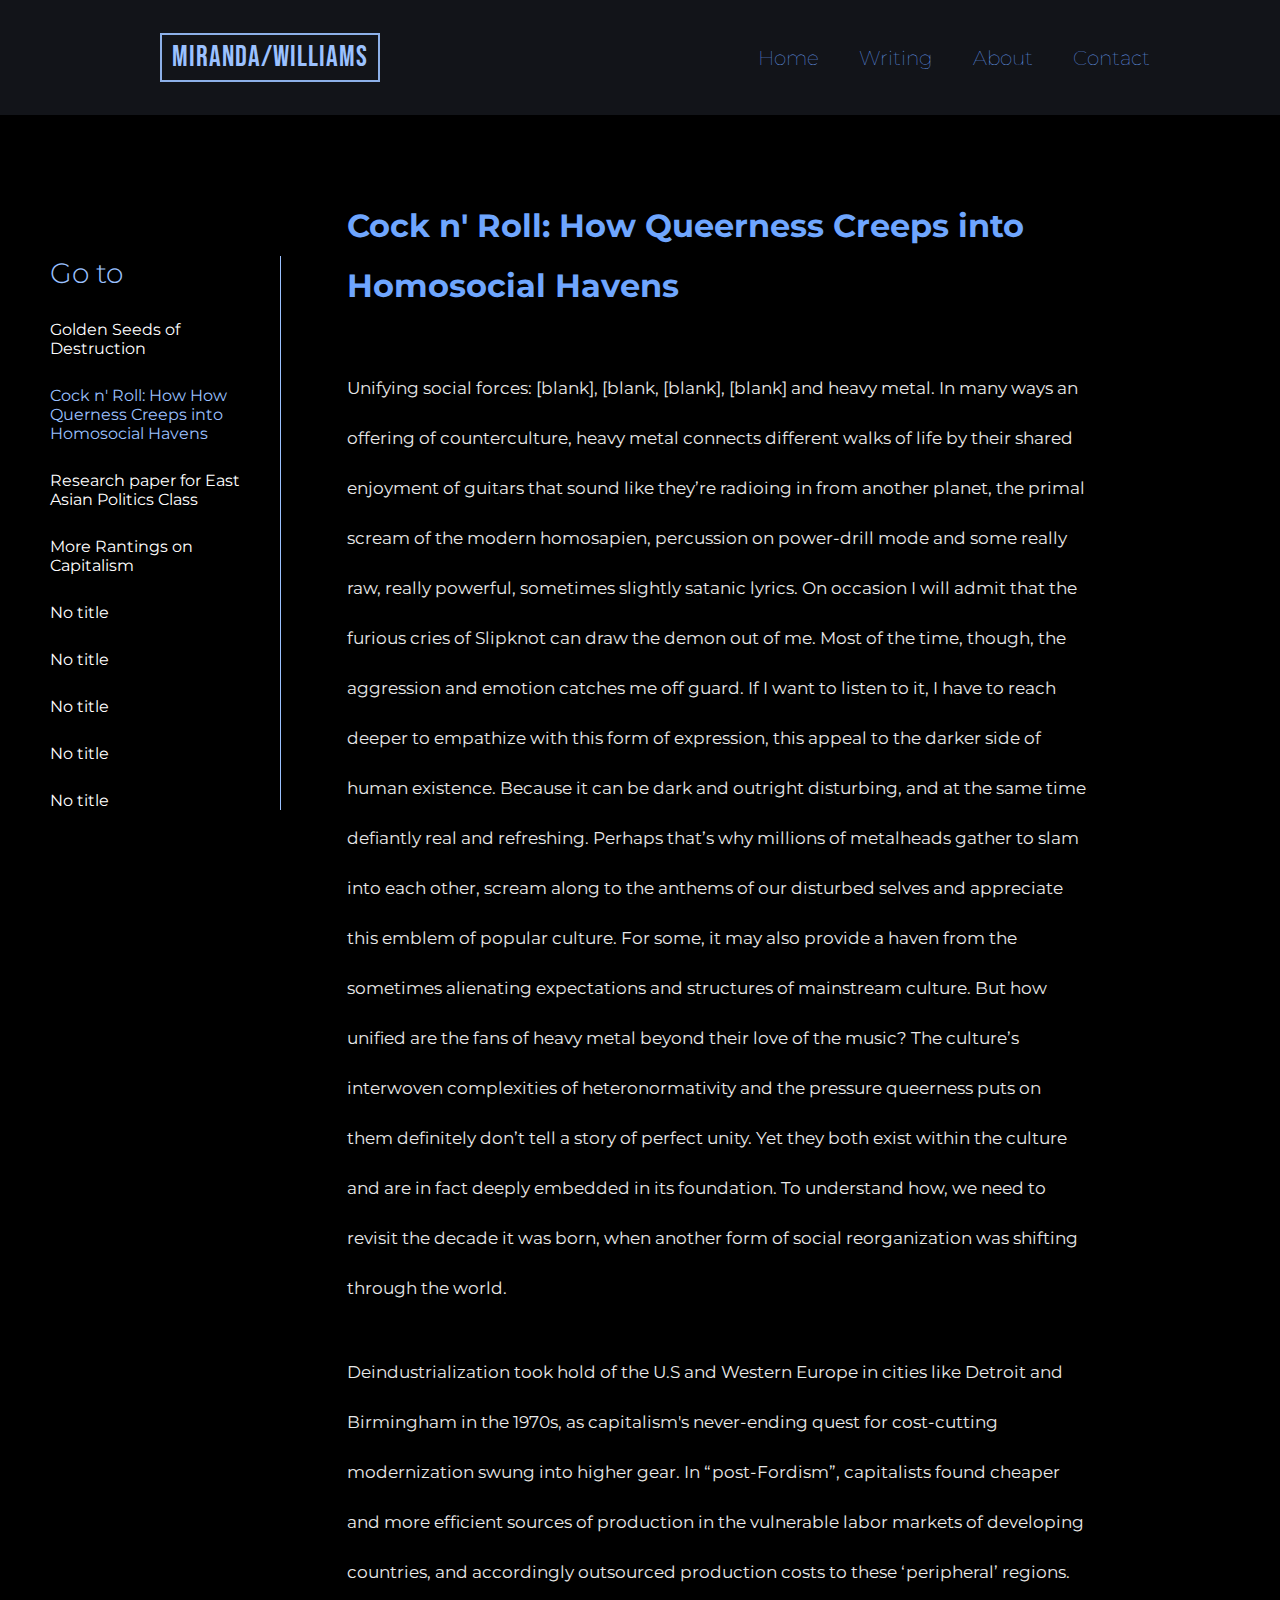
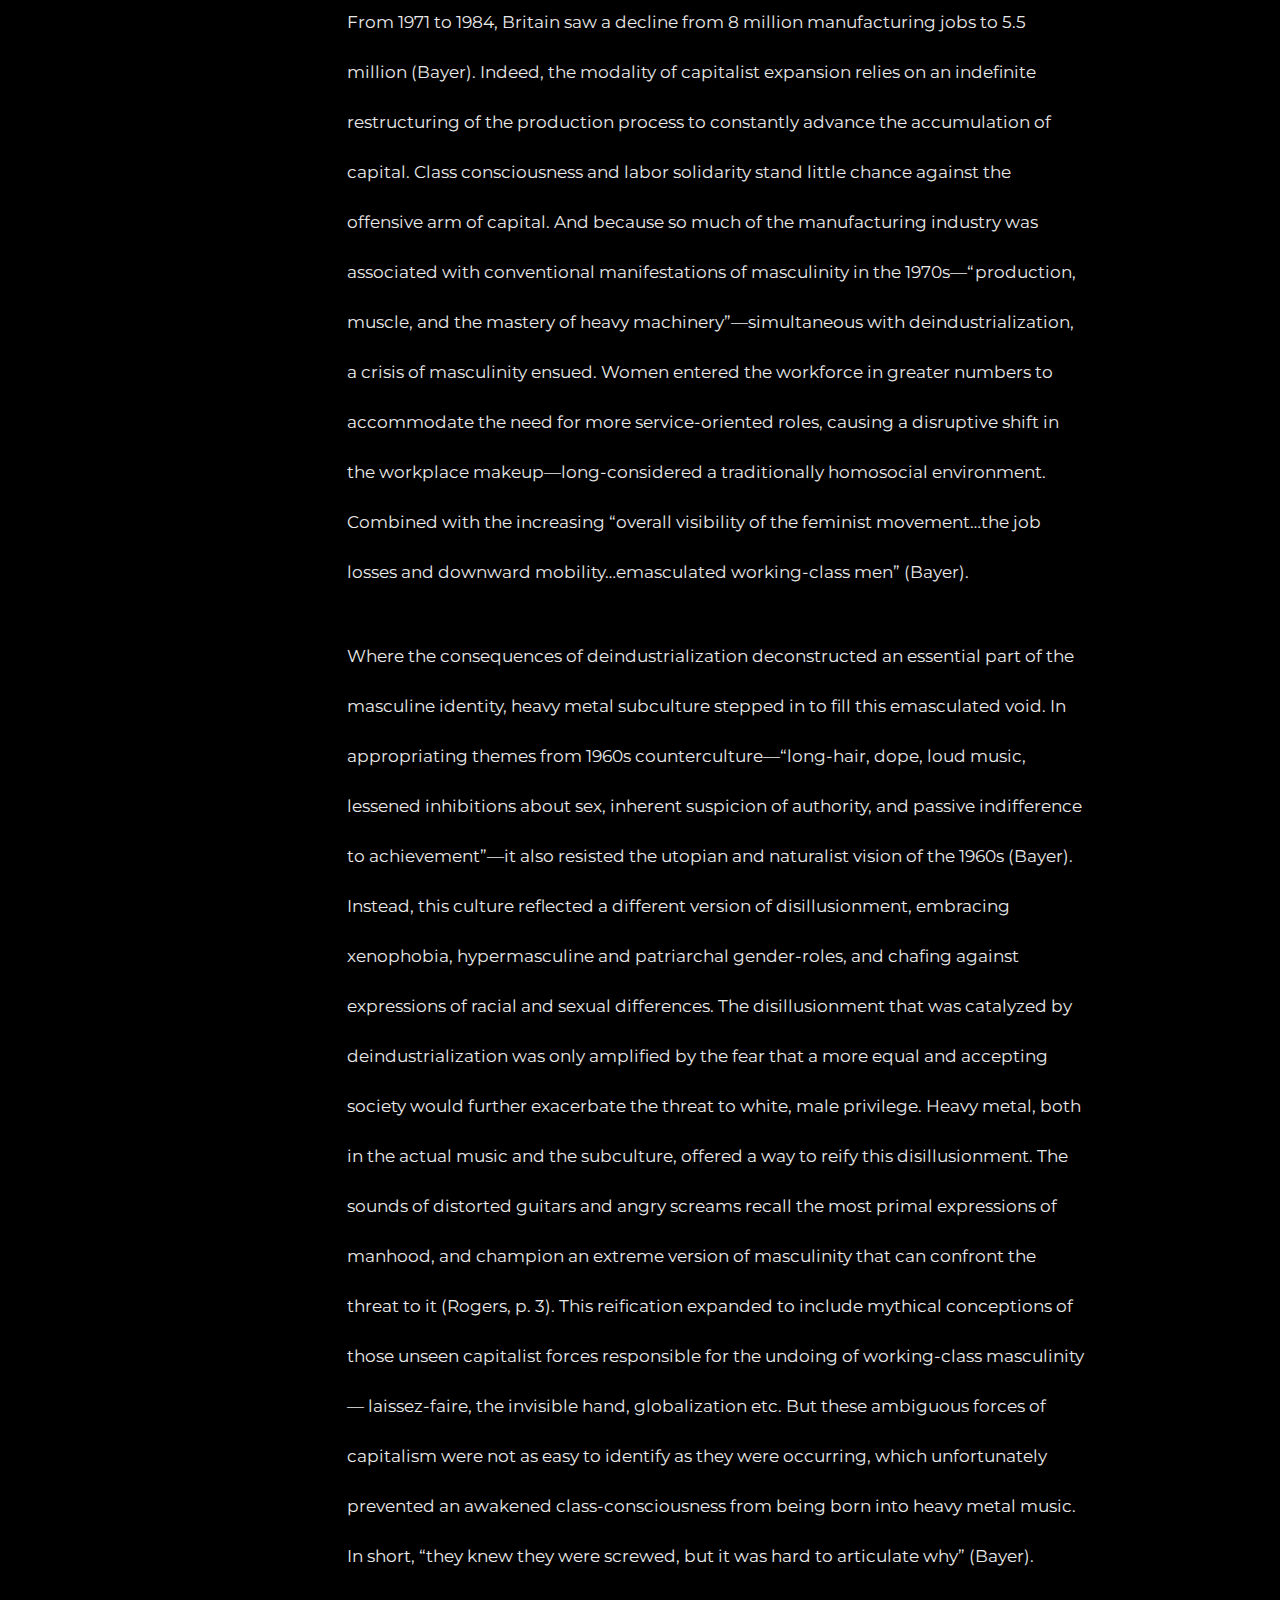
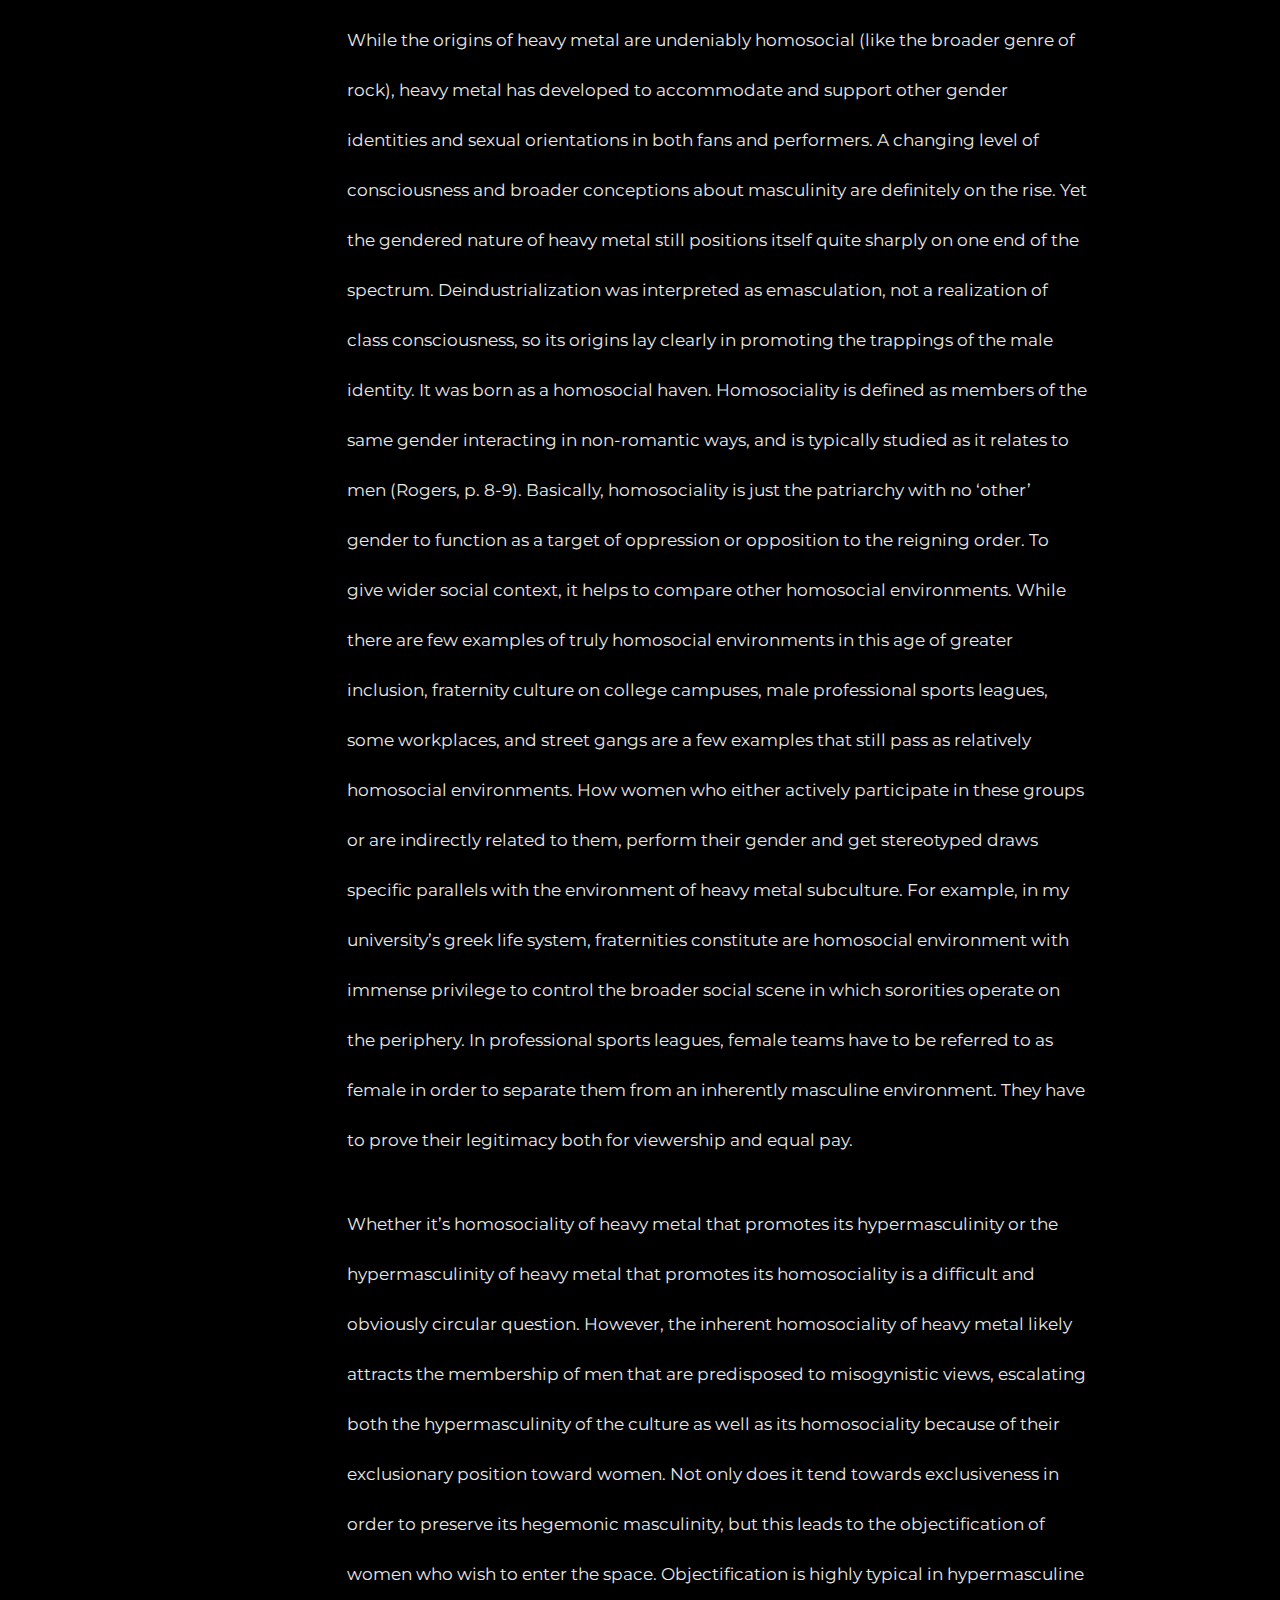
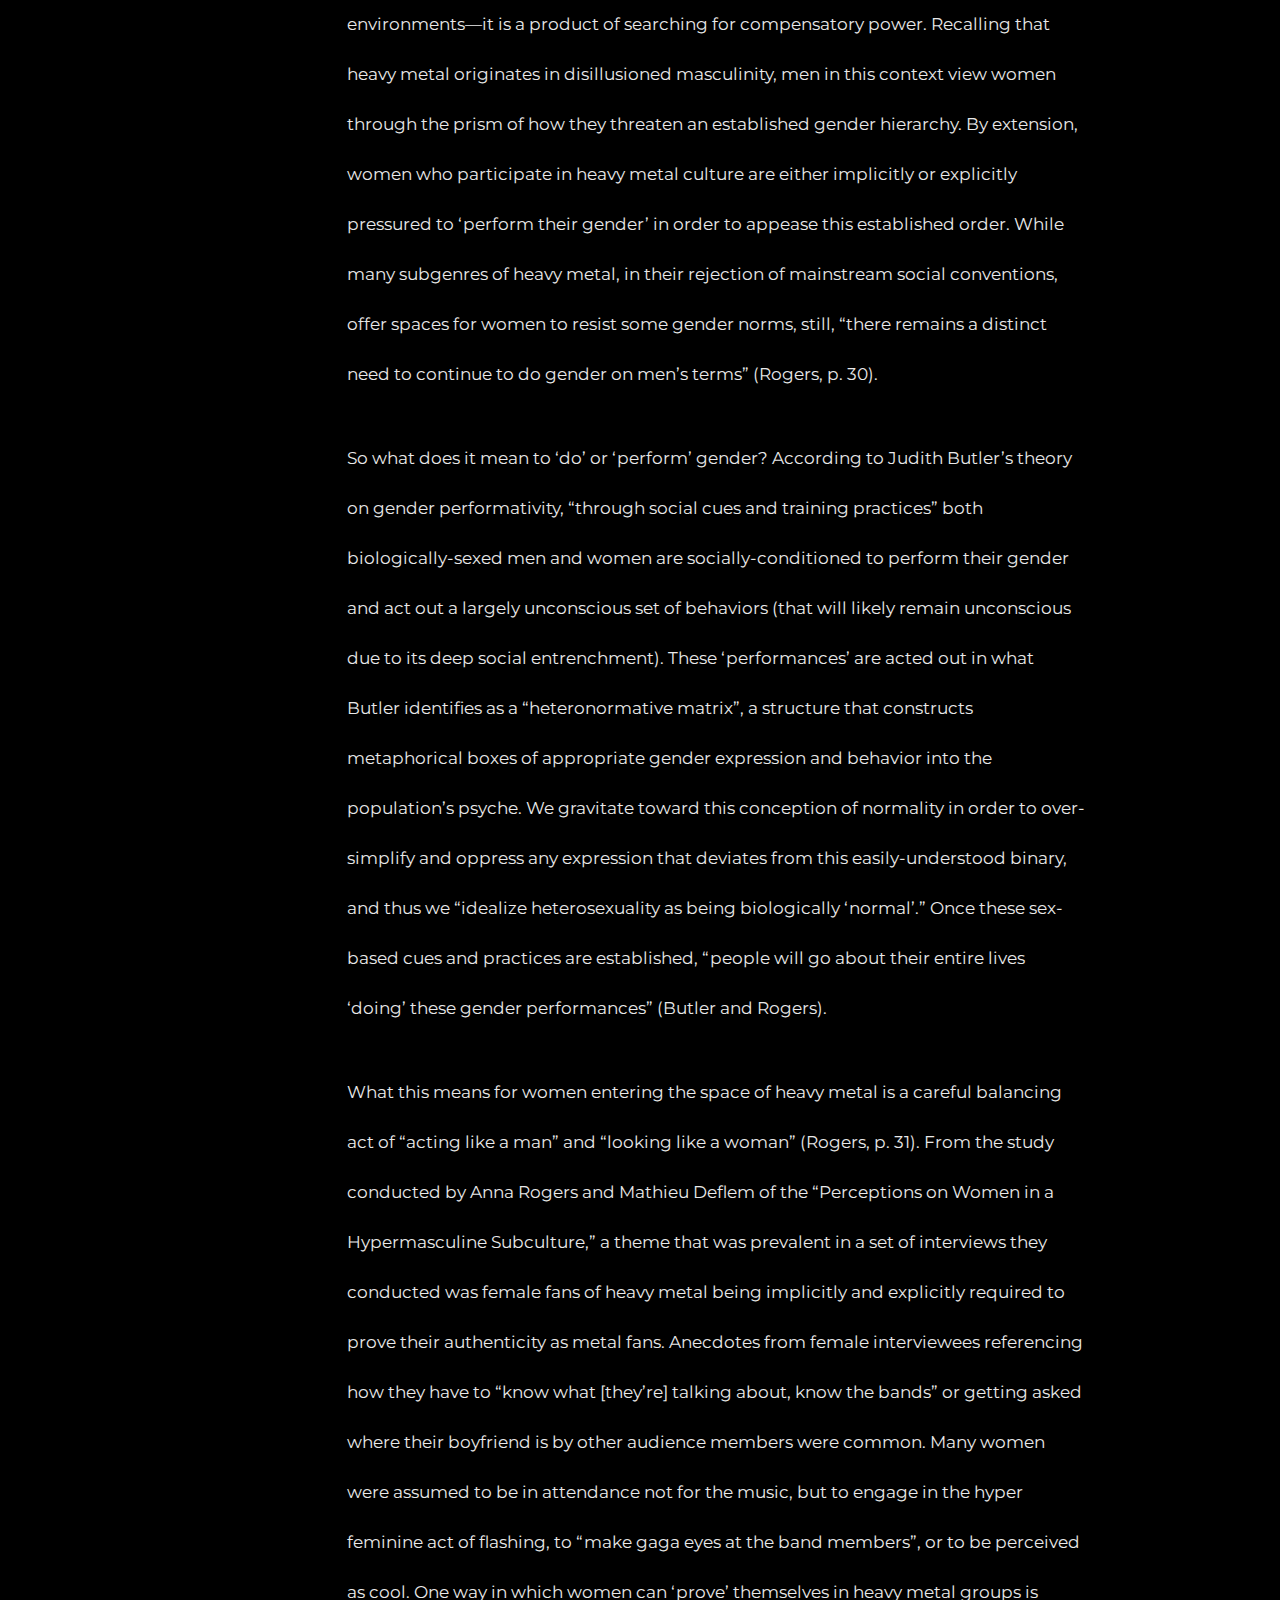
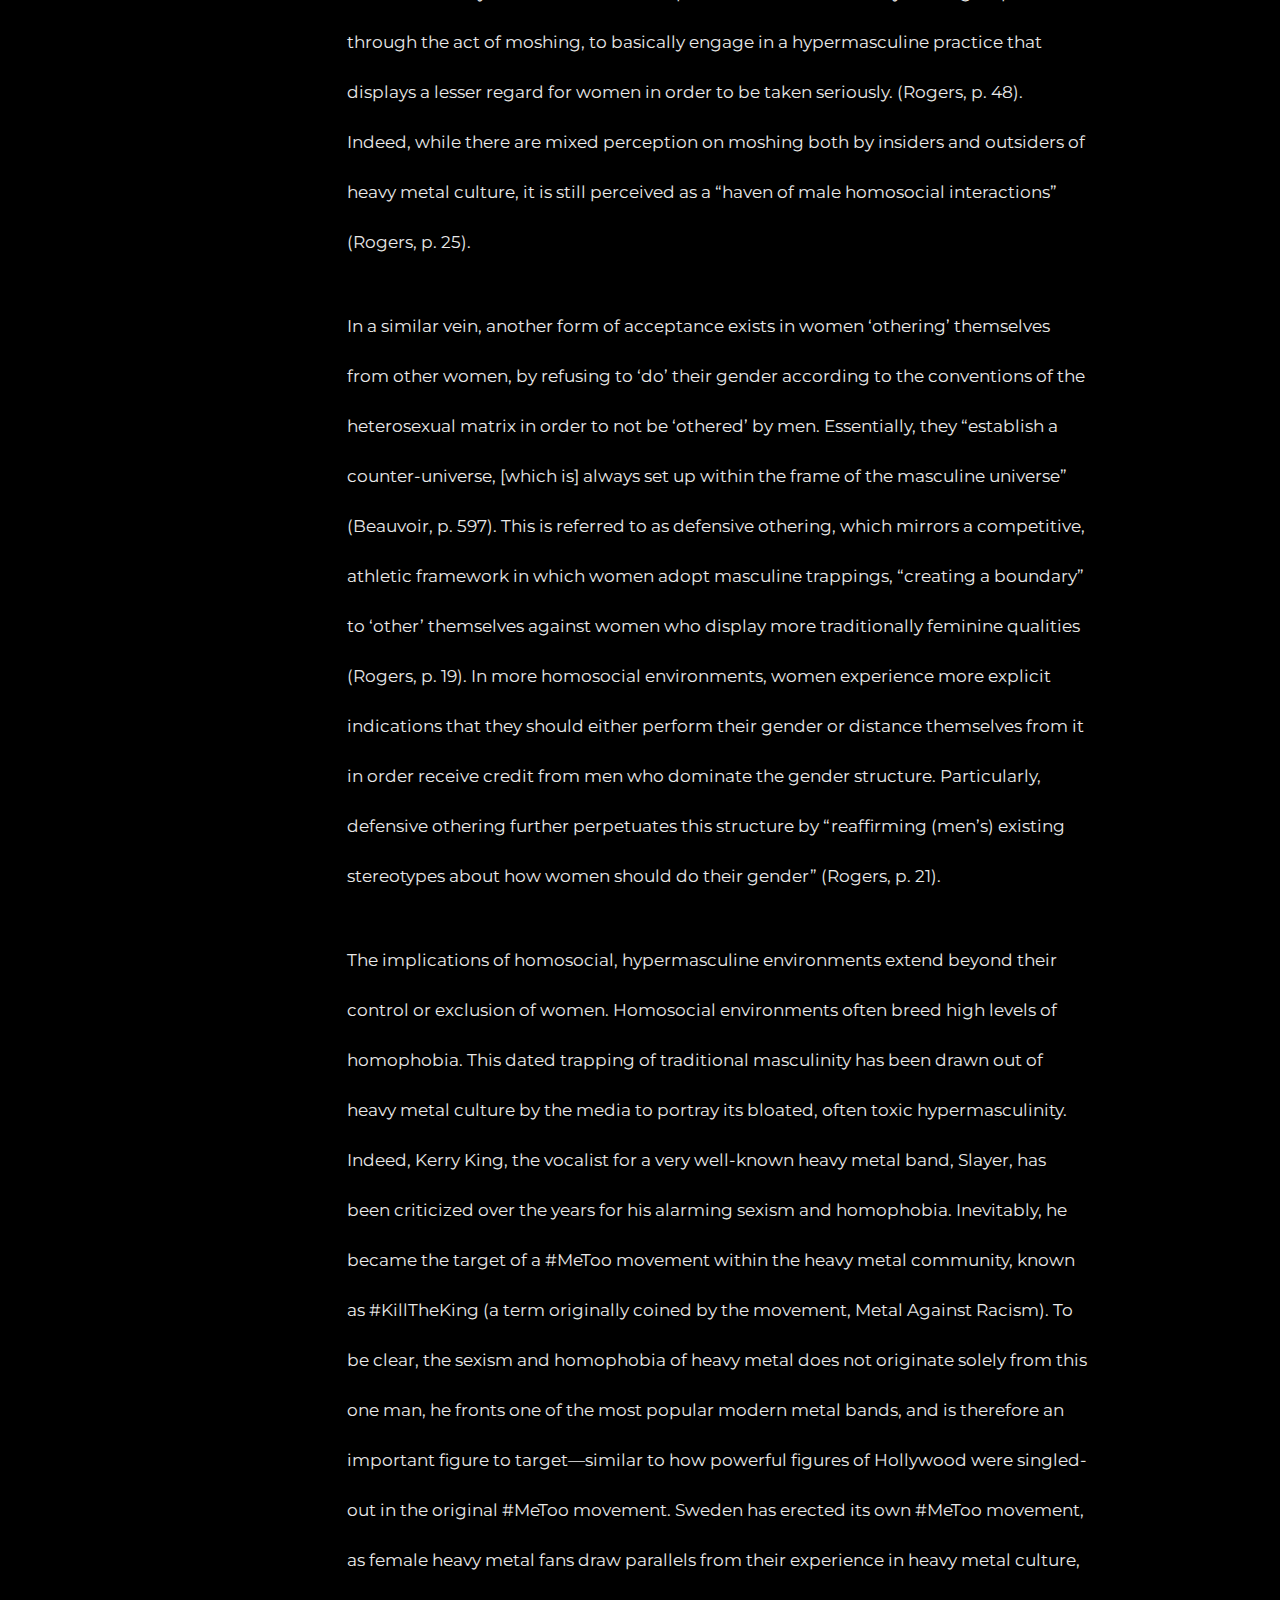
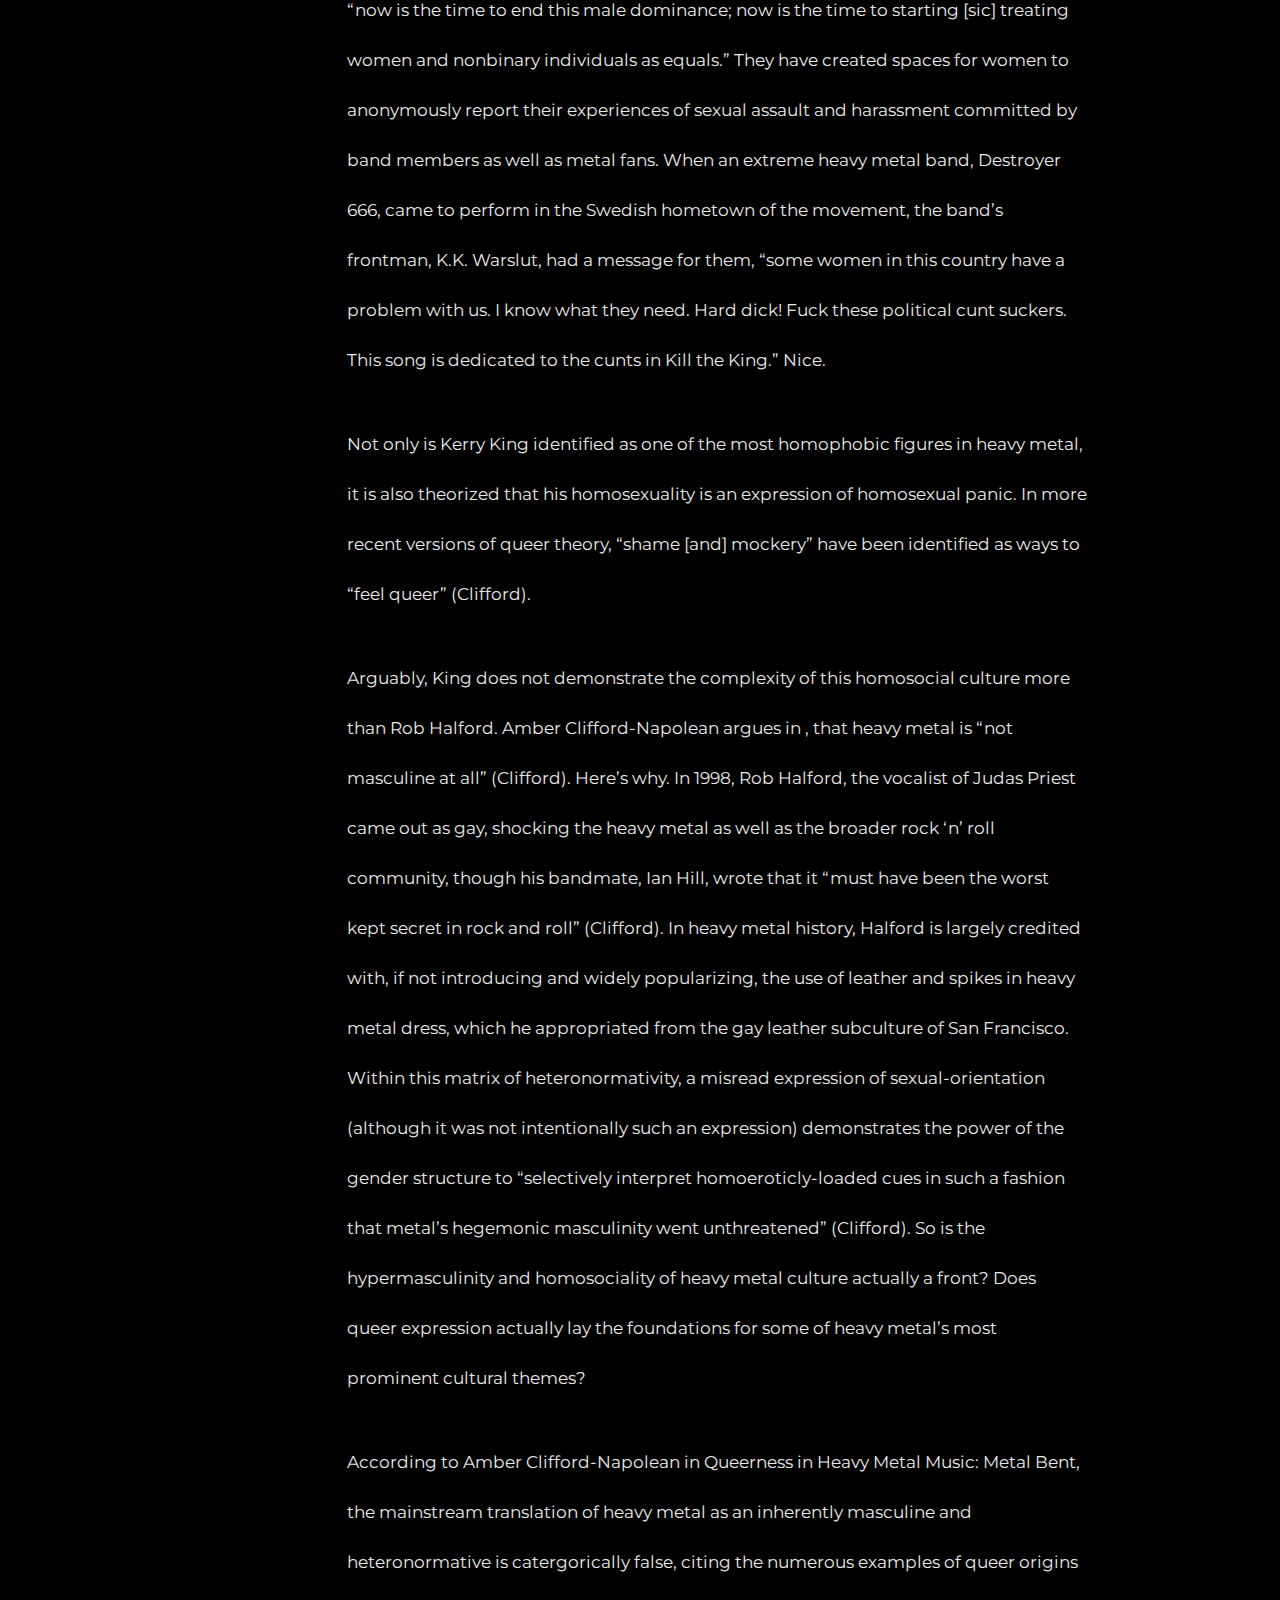
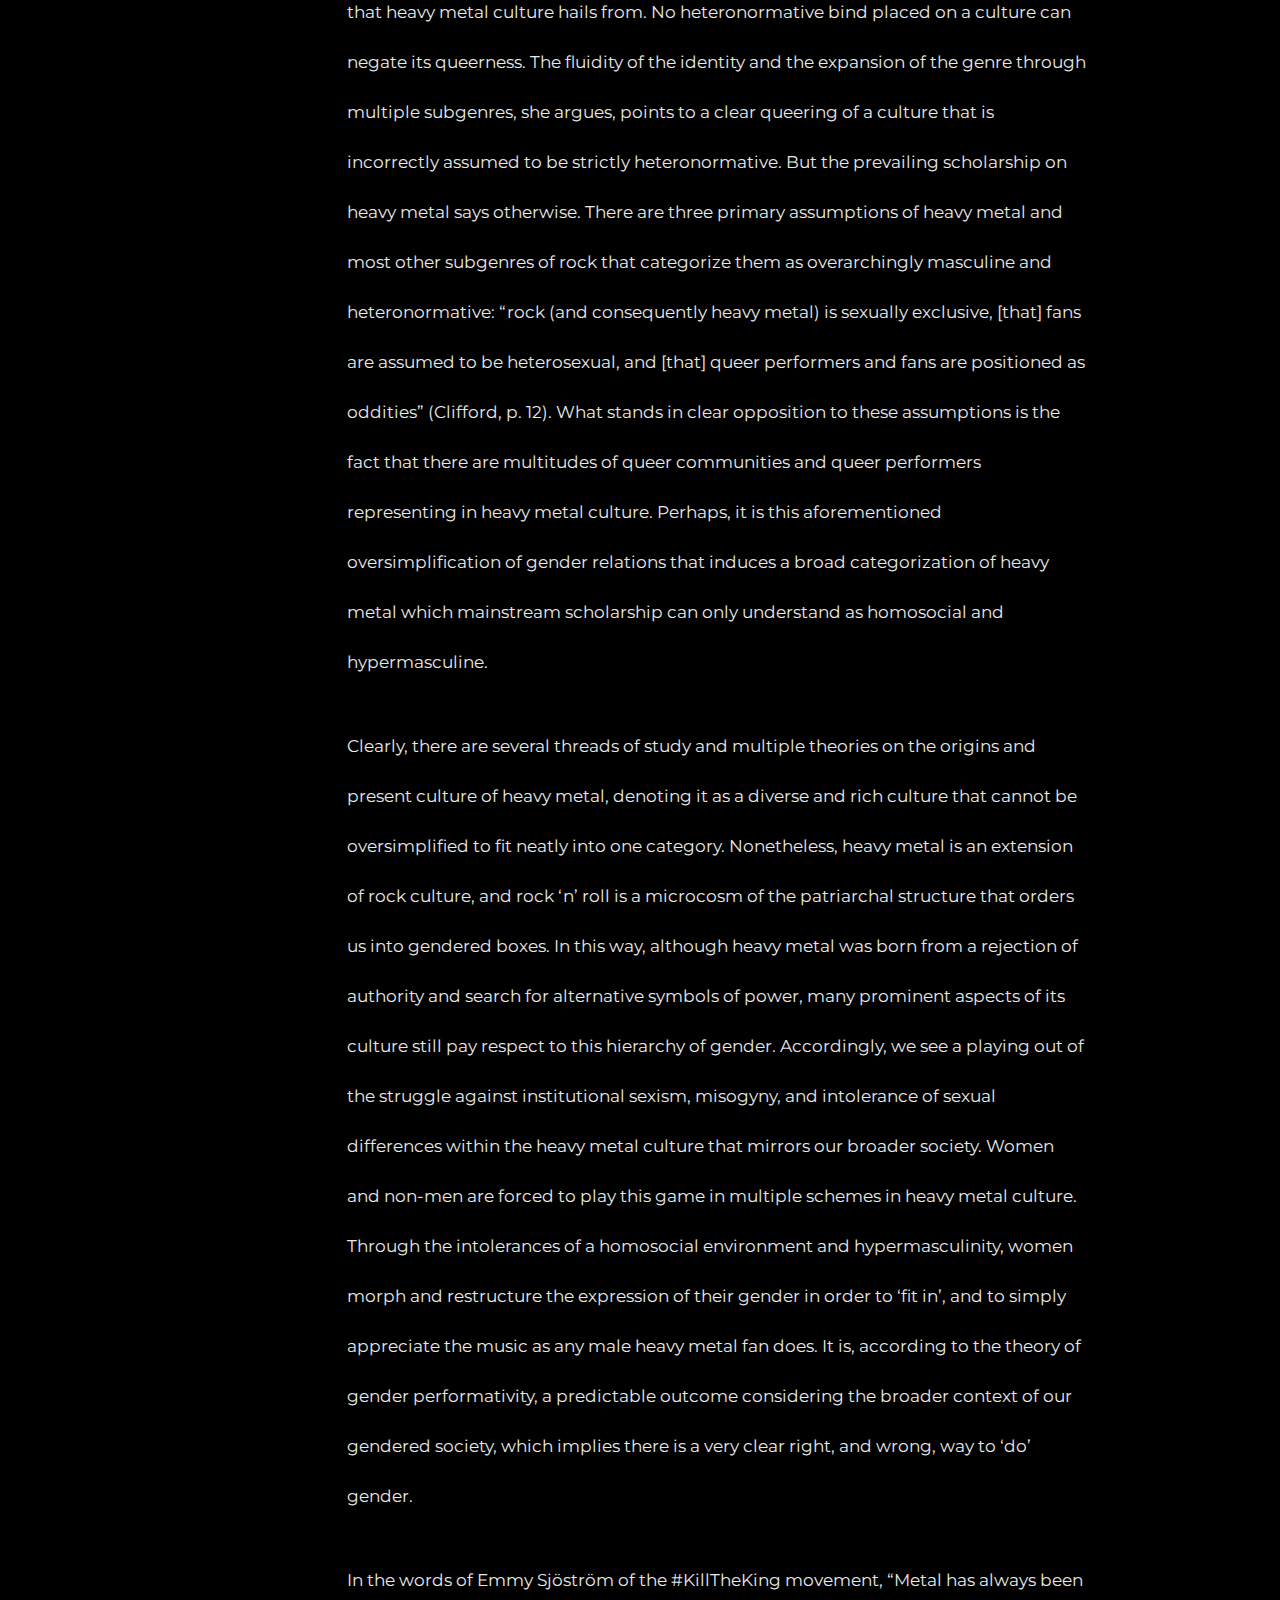
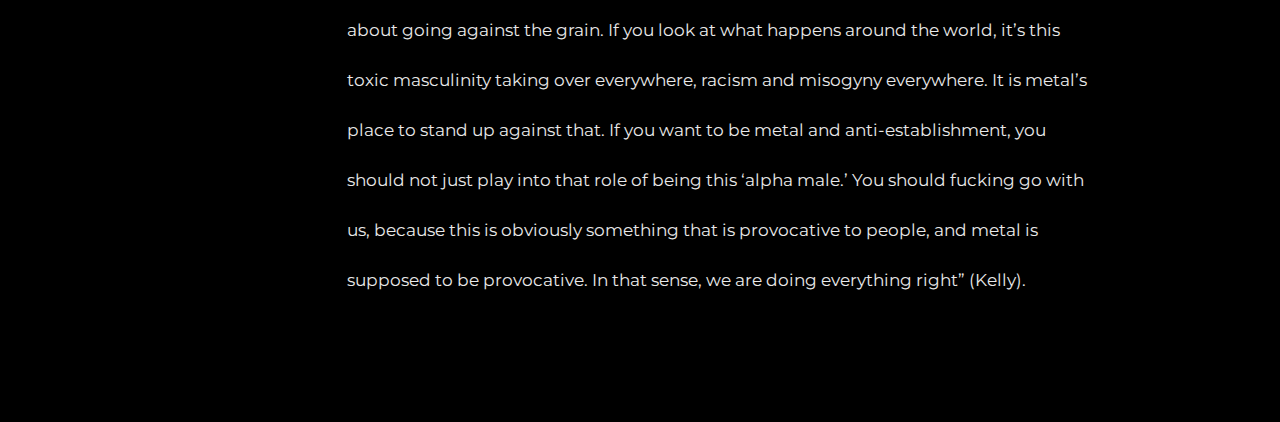
<file: Writingpage/piece2.html>
<!DOCTYPE html>
<html lang="en">

<head>
    <meta charset="UTF-8">
    <meta http-equiv="X-UA-Compatible" content="IE=edge">
    <meta name="viewport" content="width=device-width, initial-scale=1.0">
    <title>Writing - Miranda Williams</title>
    <link rel="stylesheet" href="app.css">
    <link
        href="https://fonts.googleapis.com/css2?family=Bebas+Neue&family=Cormorant+Garamond:wght@300&family=Kanit:wght@500&family=Lobster&family=Montserrat:wght@100;200;300;600;700&family=Noto+Sans+JP:wght@300;400;500&family=Roboto:wght@100;300;400&display=swap"
        rel="stylesheet">
</head>

<body>
    <div class="container">
        <nav class="navbar">
            <div class="logo"><a class="nav-bar-links"
                    href="file:///Users/mirandawilliams/Documents/Portfolio-/Homepage/index.html">MIRANDA/WILLIAMS</a>
            </div>
            <div class="right-links">
                <a class="nav-bar-links"
                    href="file:///Users/mirandawilliams/Documents/Portfolio-/Homepage/index.html">Home</a>
                <a class="nav-bar-links"
                    href="file:///Users/mirandawilliams/Documents/Portfolio-/Writingpage/writing.html">Writing</a>
                <a class="nav-bar-links"
                    href="file:///Users/mirandawilliams/Documents/Portfolio-/Aboutpage/about.html">About</a>
                <a class="nav-bar-links"
                    href="file:///Users/mirandawilliams/Documents/Portfolio-/Contactpage/contact.html">Contact</a>
            </div>
        </nav>
        <div class="main-content">
            <div class="piece-list-container">
                <ul class="piece-list">
                    <h1>Go to</h1>
                    <a href="piece1.html">
                        <li class="list-item-1">Golden Seeds of Destruction</li>
                    </a>
                    <a href="piece2.html">
                        <li class="list-item-2" style="color: rgba(155, 193, 255);">Cock n' Roll: How How Querness
                            Creeps into Homosocial Havens</li>
                    </a>
                    <a href="piece3.html">
                        <li class="list-item-3">Research paper for East Asian Politics Class</li>
                    </a>
                    <a href="piece4.html">
                        <li class="list-item-4">More Rantings on Capitalism</li>
                    </a>
                    <a href="piece5.html">
                        <li class="list-item-5">No title</li>
                    </a>
                    <a href="piece6.html">
                        <li class="list-item-6">No title</li>
                    </a>
                    <a href="piece7.html">
                        <li class="list-item-7">No title</li>
                    </a>
                    <a href="piece8.html">
                        <li class="list-item-8">No title</li>
                    </a>
                    <a href="piece9.html">
                        <li class="list-item-9">No title</li>
                    </a>
                </ul>
            </div>
            <div class="featured-piece">
                <h1>Cock n' Roll: How Queerness Creeps into Homosocial Havens</h1>
                <p>Unifying social forces: [blank], [blank, [blank], [blank] and heavy metal. In many ways an offering
                    of counterculture, heavy metal connects different walks of life by their shared enjoyment of guitars
                    that sound like they’re radioing in from another planet, the primal scream of the modern homosapien,
                    percussion on power-drill mode and some really raw, really powerful, sometimes slightly satanic
                    lyrics. On occasion I will admit that the furious cries of Slipknot can draw the demon out of me.
                    Most of the time, though, the aggression and emotion catches me off guard. If I want to listen to
                    it, I have to reach deeper to empathize with this form of expression, this appeal to the darker side
                    of human existence. Because it can be dark and outright disturbing, and at the same time defiantly
                    real and refreshing. Perhaps that’s why millions of metalheads gather to slam into each other,
                    scream along to the anthems of our disturbed selves and appreciate this emblem of popular culture.
                    For some, it may also provide a haven from the sometimes alienating expectations and structures of
                    mainstream culture. But how unified are the fans of heavy metal beyond their love of the music? The
                    culture’s interwoven complexities of heteronormativity and the pressure queerness puts on them
                    definitely don’t tell a story of perfect unity. Yet they both exist within the culture and are in
                    fact deeply embedded in its foundation. To understand how, we need to revisit the decade it was
                    born, when another form of social reorganization was shifting through the world.</p?>
                <p>Deindustrialization took hold of the U.S and Western Europe in cities like Detroit and Birmingham in
                    the 1970s, as capitalism's never-ending quest for cost-cutting modernization swung into higher gear.
                    In “post-Fordism”, capitalists found cheaper and more efficient sources of production in the
                    vulnerable labor markets of developing countries, and accordingly outsourced production costs to
                    these ‘peripheral’ regions. From 1971 to 1984, Britain saw a decline from 8 million manufacturing
                    jobs to 5.5 million (Bayer). Indeed, the modality of capitalist expansion relies on an indefinite
                    restructuring of the production process to constantly advance the accumulation of capital. Class
                    consciousness and labor solidarity stand little chance against the offensive arm of capital. And
                    because so much of the manufacturing industry was associated with conventional manifestations of
                    masculinity in the 1970s—“production, muscle, and the mastery of heavy machinery”—simultaneous with
                    deindustrialization, a crisis of masculinity ensued. Women entered the workforce in greater numbers
                    to accommodate the need for more service-oriented roles, causing a disruptive shift in the workplace
                    makeup—long-considered a traditionally homosocial environment. Combined with the increasing “overall
                    visibility of the feminist movement…the job losses and downward mobility…emasculated working-class
                    men” (Bayer).</p>
                <p>Where the consequences of deindustrialization deconstructed an essential part of the masculine
                    identity, heavy metal subculture stepped in to fill this emasculated void. In appropriating themes
                    from 1960s counterculture—“long-hair, dope, loud music, lessened inhibitions about sex, inherent
                    suspicion of authority, and passive indifference to achievement”—it also resisted the utopian and
                    naturalist vision of the 1960s (Bayer). Instead, this culture reflected a different version of
                    disillusionment, embracing xenophobia, hypermasculine and patriarchal gender-roles, and chafing
                    against expressions of racial and sexual differences. The disillusionment that was catalyzed by
                    deindustrialization was only amplified by the fear that a more equal and accepting society would
                    further exacerbate the threat to white, male privilege. Heavy metal, both in the actual music and
                    the subculture, offered a way to reify this disillusionment. The sounds of distorted guitars and
                    angry screams recall the most primal expressions of manhood, and champion an extreme version of
                    masculinity that can confront the threat to it (Rogers, p. 3). This reification expanded to include
                    mythical conceptions of those unseen capitalist forces responsible for the undoing of working-class
                    masculinity— laissez-faire, the invisible hand, globalization etc. But these ambiguous forces of
                    capitalism were not as easy to identify as they were occurring, which unfortunately prevented an
                    awakened class-consciousness from being born into heavy metal music. In short, “they knew they were
                    screwed, but it was hard to articulate why” (Bayer).</p>
                <p>While the origins of heavy metal are undeniably homosocial (like the broader genre of rock), heavy
                    metal has developed to accommodate and support other gender identities and sexual orientations in
                    both fans and performers. A changing level of consciousness and broader conceptions about
                    masculinity are definitely on the rise. Yet the gendered nature of heavy metal still positions
                    itself quite sharply on one end of the spectrum. Deindustrialization was interpreted as
                    emasculation, not a realization of class consciousness, so its origins lay clearly in promoting the
                    trappings of the male identity. It was born as a homosocial haven. Homosociality is defined as
                    members of the same gender interacting in non-romantic ways, and is typically studied as it relates
                    to men (Rogers, p. 8-9). Basically, homosociality is just the patriarchy with no ‘other’ gender to
                    function as a target of oppression or opposition to the reigning order. To give wider social
                    context, it helps to compare other homosocial environments. While there are few examples of truly
                    homosocial environments in this age of greater inclusion, fraternity culture on college campuses,
                    male professional sports leagues, some workplaces, and street gangs are a few examples that still
                    pass as relatively homosocial environments. How women who either actively participate in these
                    groups or are indirectly related to them, perform their gender and get stereotyped draws specific
                    parallels with the environment of heavy metal subculture. For example, in my university’s greek life
                    system, fraternities constitute are homosocial environment with immense privilege to control the
                    broader social scene in which sororities operate on the periphery. In professional sports leagues,
                    female teams have to be referred to as female in order to separate them from an inherently masculine
                    environment. They have to prove their legitimacy both for viewership and equal pay.</p>
                <p>Whether it’s homosociality of heavy metal that promotes its hypermasculinity or the hypermasculinity
                    of heavy metal that promotes its homosociality is a difficult and obviously circular question.
                    However, the inherent homosociality of heavy metal likely attracts the membership of men that are
                    predisposed to misogynistic views, escalating both the hypermasculinity of the culture as well as
                    its homosociality because of their exclusionary position toward women. Not only does it tend towards
                    exclusiveness in order to preserve its hegemonic masculinity, but this leads to the objectification
                    of women who wish to enter the space. Objectification is highly typical in hypermasculine
                    environments—it is a product of searching for compensatory power. Recalling that heavy metal
                    originates in disillusioned masculinity, men in this context view women through the prism of how
                    they threaten an established gender hierarchy. By extension, women who participate in heavy metal
                    culture are either implicitly or explicitly pressured to ‘perform their gender’ in order to appease
                    this established order. While many subgenres of heavy metal, in their rejection of mainstream social
                    conventions, offer spaces for women to resist some gender norms, still, “there remains a distinct
                    need to continue to do gender on men’s terms” (Rogers, p. 30).</p>
                <p>So what does it mean to ‘do’ or ‘perform’ gender? According to Judith Butler’s theory on gender
                    performativity, “through social cues and training practices” both biologically-sexed men and women
                    are socially-conditioned to perform their gender and act out a largely unconscious set of behaviors
                    (that will likely remain unconscious due to its deep social entrenchment). These ‘performances’ are
                    acted out in what Butler identifies as a “heteronormative matrix”, a structure that constructs
                    metaphorical boxes of appropriate gender expression and behavior into the population’s psyche. We
                    gravitate toward this conception of normality in order to over-simplify and oppress any expression
                    that deviates from this easily-understood binary, and thus we “idealize heterosexuality as being
                    biologically ‘normal’.” Once these sex-based cues and practices are established, “people will go
                    about their entire lives ‘doing’ these gender performances” (Butler and Rogers).</p>
                <p>What this means for women entering the space of heavy metal is a careful balancing act of “acting
                    like a man” and “looking like a woman” (Rogers, p. 31). From the study conducted by Anna Rogers and
                    Mathieu Deflem of the “Perceptions on Women in a Hypermasculine Subculture,” a theme that was
                    prevalent in a set of interviews they conducted was female fans of heavy metal being implicitly and
                    explicitly required to prove their authenticity as metal fans. Anecdotes from female interviewees
                    referencing how they have to “know what [they’re] talking about, know the bands” or getting asked
                    where their boyfriend is by other audience members were common. Many women were assumed to be in
                    attendance not for the music, but to engage in the hyper feminine act of flashing, to “make gaga
                    eyes at the band members”, or to be perceived as cool. One way in which women can ‘prove’ themselves
                    in heavy metal groups is through the act of moshing, to basically engage in a hypermasculine
                    practice that displays a lesser regard for women in order to be taken seriously. (Rogers, p. 48).
                    Indeed, while there are mixed perception on moshing both by insiders and outsiders of heavy metal
                    culture, it is still perceived as a “haven of male homosocial interactions” (Rogers, p. 25).</p>
                <p>In a similar vein, another form of acceptance exists in women ‘othering’ themselves from other women,
                    by refusing to ‘do’ their gender according to the conventions of the heterosexual matrix in order to
                    not be ‘othered’ by men. Essentially, they “establish a counter-universe, [which is] always set up
                    within the frame of the masculine universe” (Beauvoir, p. 597). This is referred to as defensive
                    othering, which mirrors a competitive, athletic framework in which women adopt masculine trappings,
                    “creating a boundary” to ‘other’ themselves against women who display more traditionally feminine
                    qualities (Rogers, p. 19). In more homosocial environments, women experience more explicit
                    indications that they should either perform their gender or distance themselves from it in order
                    receive credit from men who dominate the gender structure. Particularly, defensive othering further
                    perpetuates this structure by “reaffirming (men’s) existing stereotypes about how women should do
                    their gender” (Rogers, p. 21).</p>
                <p>The implications of homosocial, hypermasculine environments extend beyond their control or exclusion
                    of women. Homosocial environments often breed high levels of homophobia. This dated trapping of
                    traditional masculinity has been drawn out of heavy metal culture by the media to portray its
                    bloated, often toxic hypermasculinity. Indeed, Kerry King, the vocalist for a very well-known heavy
                    metal band, Slayer, has been criticized over the years for his alarming sexism and homophobia.
                    Inevitably, he became the target of a #MeToo movement within the heavy metal community, known as
                    #KillTheKing (a term originally coined by the movement, Metal Against Racism). To be clear, the
                    sexism and homophobia of heavy metal does not originate solely from this one man, he fronts one of
                    the most popular modern metal bands, and is therefore an important figure to target—similar to how
                    powerful figures of Hollywood were singled-out in the original #MeToo movement. Sweden has erected
                    its own #MeToo movement, as female heavy metal fans draw parallels from their experience in heavy
                    metal culture, “now is the time to end this male dominance; now is the time to starting [sic]
                    treating women and nonbinary individuals as equals.” They have created spaces for women to
                    anonymously report their experiences of sexual assault and harassment committed by band members as
                    well as metal fans. When an extreme heavy metal band, Destroyer 666, came to perform in the Swedish
                    hometown of the movement, the band’s frontman, K.K. Warslut, had a message for them, “some women in
                    this country have a problem with us. I know what they need. Hard dick! Fuck these political cunt
                    suckers. This song is dedicated to the cunts in Kill the King.” Nice.</p>
                <p>Not only is Kerry King identified as one of the most homophobic figures in heavy metal, it is also
                    theorized that his homosexuality is an expression of homosexual panic. In more recent versions of
                    queer theory, “shame [and] mockery” have been identified as ways to “feel queer” (Clifford).</p>
                <p>Arguably, King does not demonstrate the complexity of this homosocial culture more than Rob Halford.
                    Amber Clifford-Napolean argues in , that heavy metal is “not masculine at all” (Clifford). Here’s
                    why. In 1998, Rob Halford, the vocalist of Judas Priest came out as gay, shocking the heavy metal as
                    well as the broader rock ‘n’ roll community, though his bandmate, Ian Hill, wrote that it “must have
                    been the worst kept secret in rock and roll” (Clifford). In heavy metal history, Halford is largely
                    credited with, if not introducing and widely popularizing, the use of leather and spikes in heavy
                    metal dress, which he appropriated from the gay leather subculture of San Francisco. Within this
                    matrix of heteronormativity, a misread expression of sexual-orientation (although it was not
                    intentionally such an expression) demonstrates the power of the gender structure to “selectively
                    interpret homoeroticly-loaded cues in such a fashion that metal’s hegemonic masculinity went
                    unthreatened” (Clifford). So is the hypermasculinity and homosociality of heavy metal culture
                    actually a front? Does queer expression actually lay the foundations for some of heavy metal’s most
                    prominent cultural themes?</p>
                <p>According to Amber Clifford-Napolean in Queerness in Heavy Metal Music: Metal Bent, the mainstream
                    translation of heavy metal as an inherently masculine and heteronormative is catergorically false,
                    citing the numerous examples of queer origins that heavy metal culture hails from. No
                    heteronormative bind placed on a culture can negate its queerness. The fluidity of the identity and
                    the expansion of the genre through multiple subgenres, she argues, points to a clear queering of a
                    culture that is incorrectly assumed to be strictly heteronormative. But the prevailing scholarship
                    on heavy metal says otherwise. There are three primary assumptions of heavy metal and most other
                    subgenres of rock that categorize them as overarchingly masculine and heteronormative: “rock (and
                    consequently heavy metal) is sexually exclusive, [that] fans are assumed to be heterosexual, and
                    [that] queer performers and fans are positioned as oddities” (Clifford, p. 12). What stands in clear
                    opposition to these assumptions is the fact that there are multitudes of queer communities and queer
                    performers representing in heavy metal culture. Perhaps, it is this aforementioned
                    oversimplification of gender relations that induces a broad categorization of heavy metal which
                    mainstream scholarship can only understand as homosocial and hypermasculine.</p>
                <p>Clearly, there are several threads of study and multiple theories on the origins and present culture
                    of heavy metal, denoting it as a diverse and rich culture that cannot be oversimplified to fit
                    neatly into one category. Nonetheless, heavy metal is an extension of rock culture, and rock ‘n’
                    roll is a microcosm of the patriarchal structure that orders us into gendered boxes. In this way,
                    although heavy metal was born from a rejection of authority and search for alternative symbols of
                    power, many prominent aspects of its culture still pay respect to this hierarchy of gender.
                    Accordingly, we see a playing out of the struggle against institutional sexism, misogyny, and
                    intolerance of sexual differences within the heavy metal culture that mirrors our broader society.
                    Women and non-men are forced to play this game in multiple schemes in heavy metal culture. Through
                    the intolerances of a homosocial environment and hypermasculinity, women morph and restructure the
                    expression of their gender in order to ‘fit in’, and to simply appreciate the music as any male
                    heavy metal fan does. It is, according to the theory of gender performativity, a predictable outcome
                    considering the broader context of our gendered society, which implies there is a very clear right,
                    and wrong, way to ‘do’ gender.</p>
                <p>In the words of Emmy Sjöström of the #KillTheKing movement, “Metal has always been about going
                    against the grain. If you look at what happens around the world, it’s this toxic masculinity taking
                    over everywhere, racism and misogyny everywhere. It is metal’s place to stand up against that. If
                    you want to be metal and anti-establishment, you should not just play into that role of being this
                    ‘alpha male.’ You should fucking go with us, because this is obviously something that is provocative
                    to people, and metal is supposed to be provocative. In that sense, we are doing everything right”
                    (Kelly).</p>

            </div>
        </div>
</body>

</html>
</file>
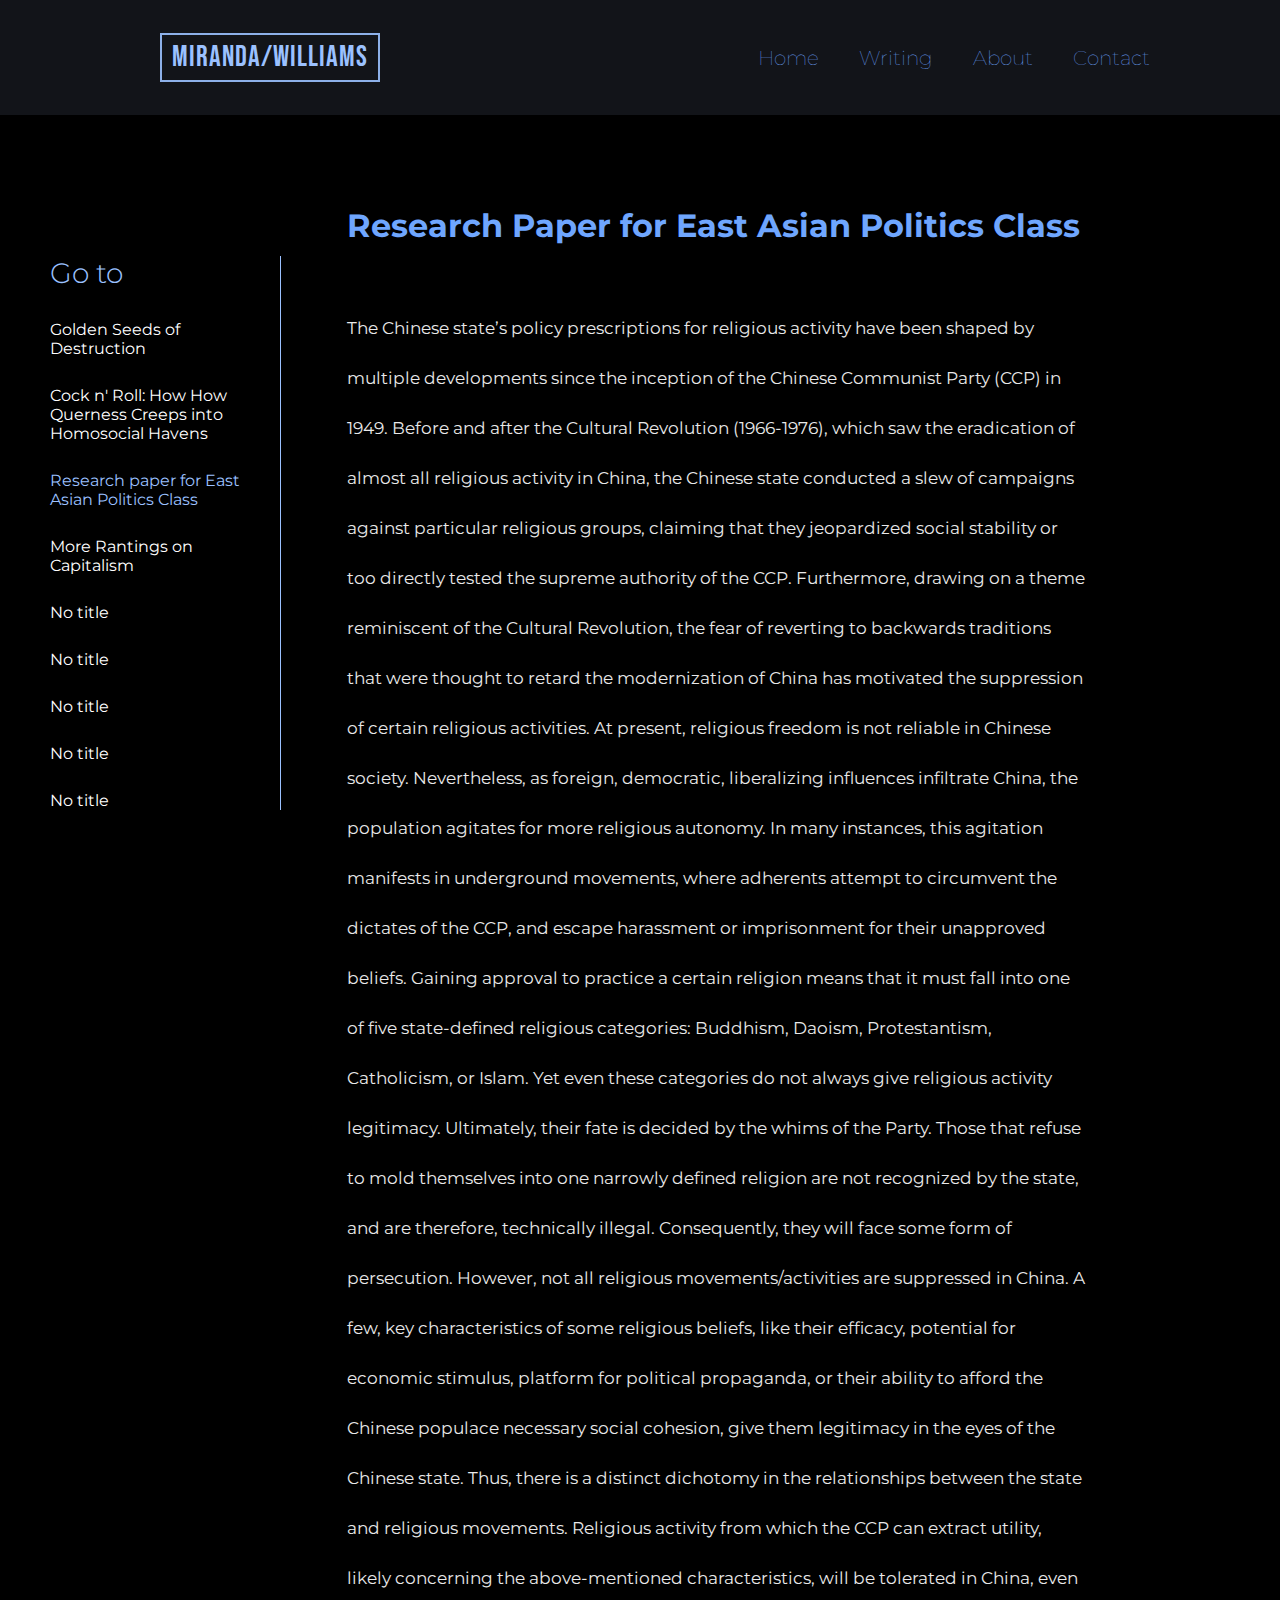
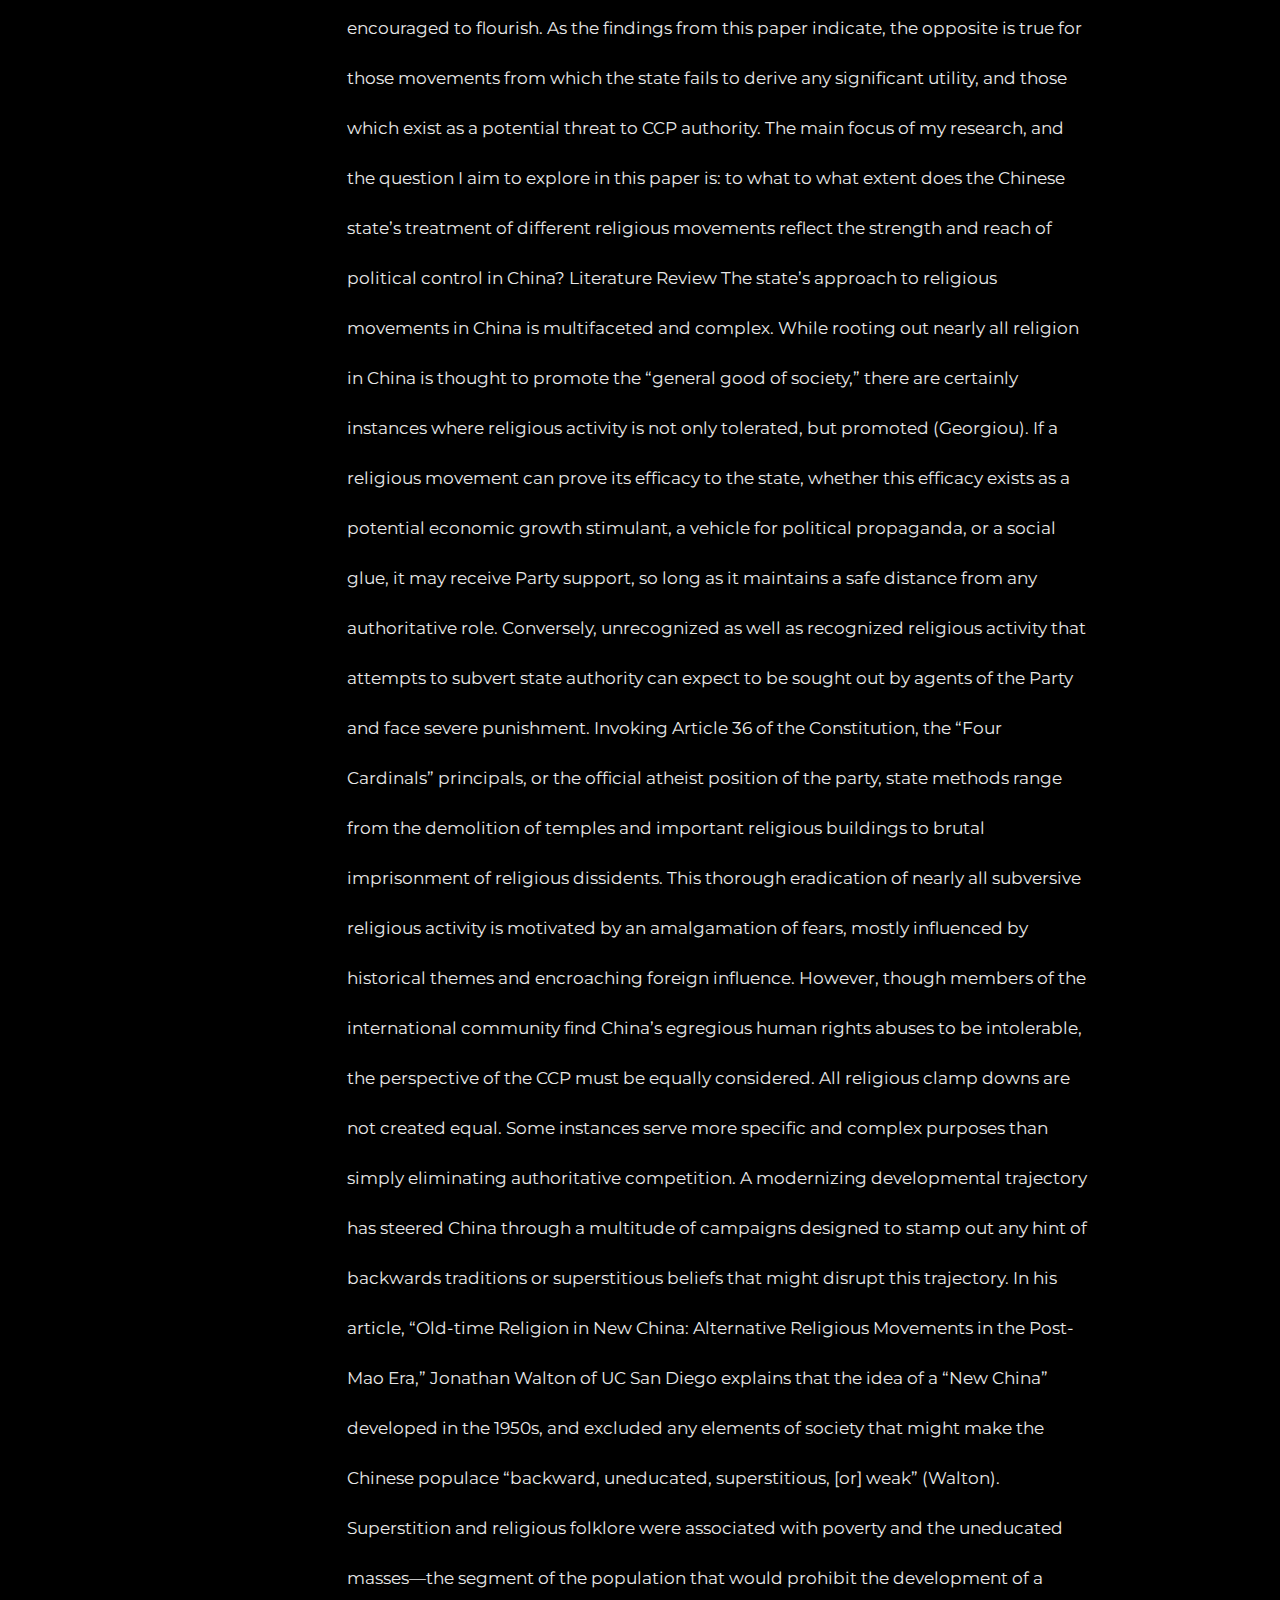
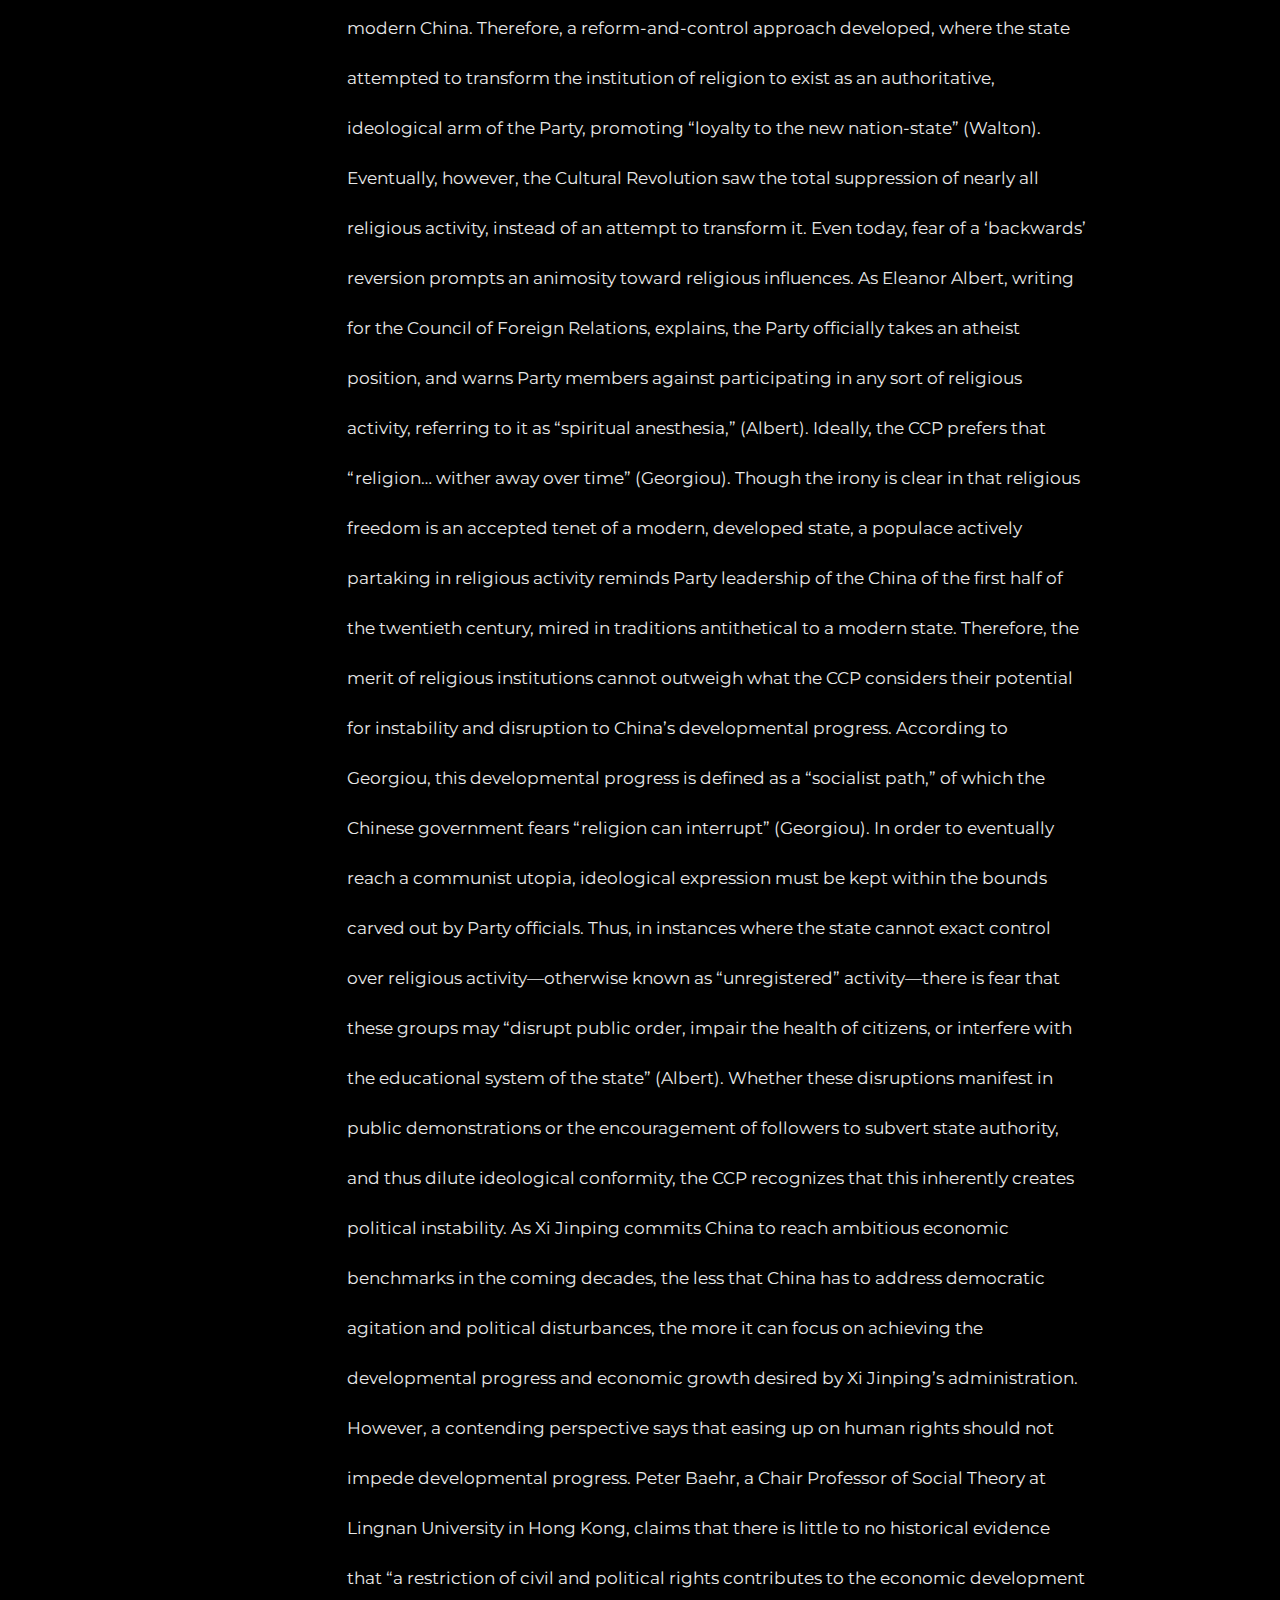
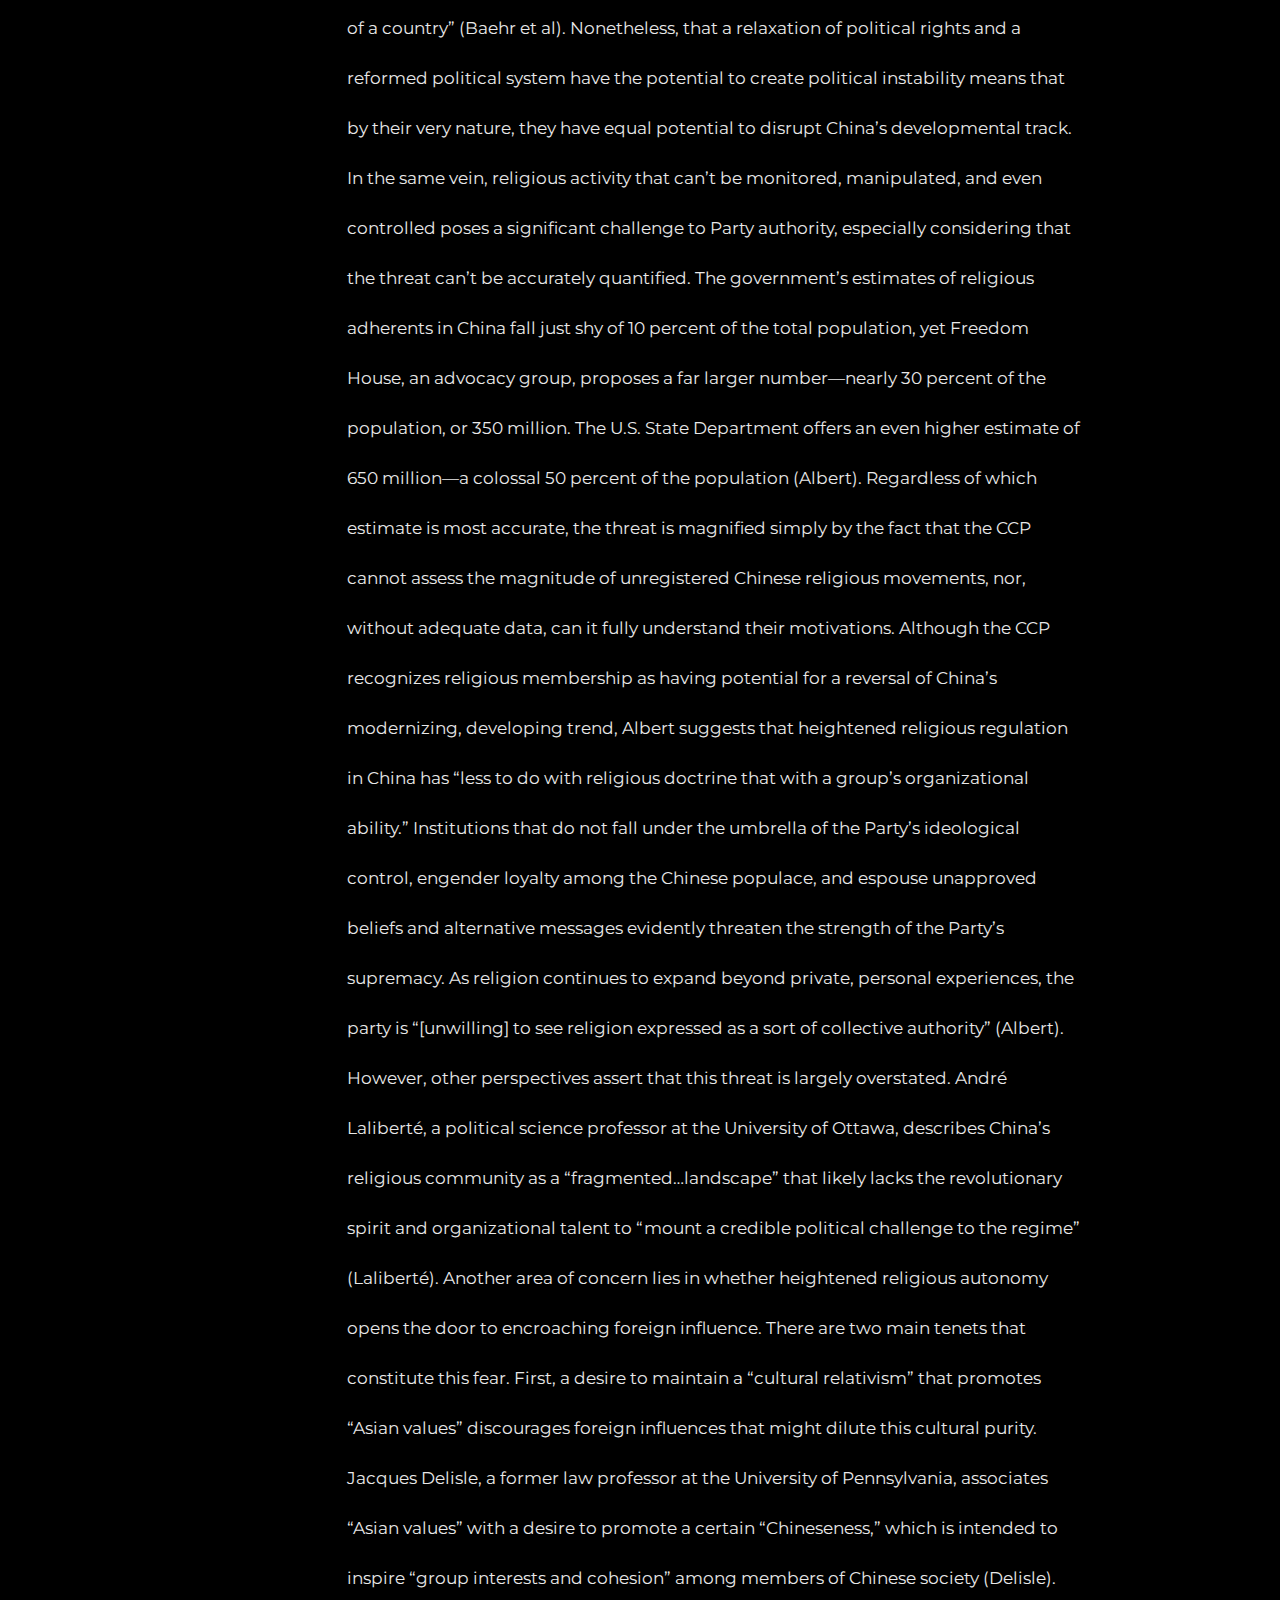
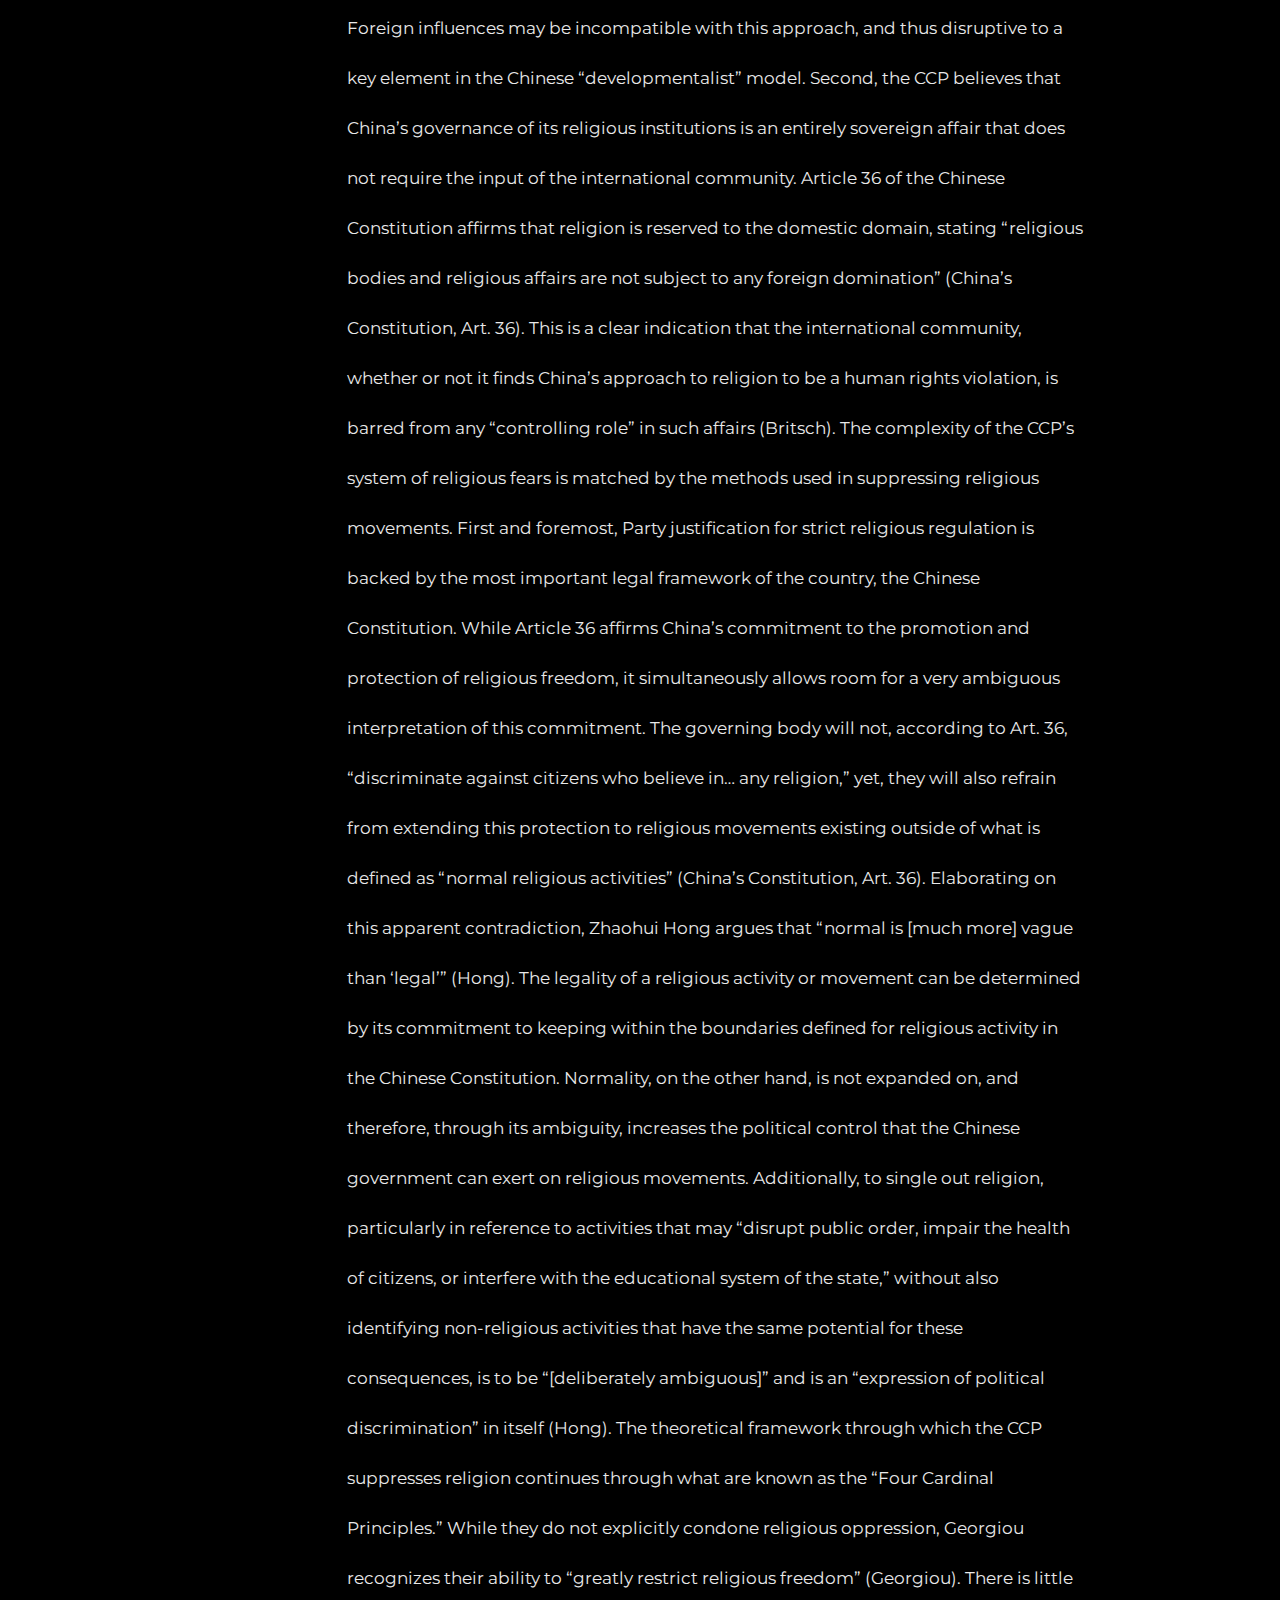
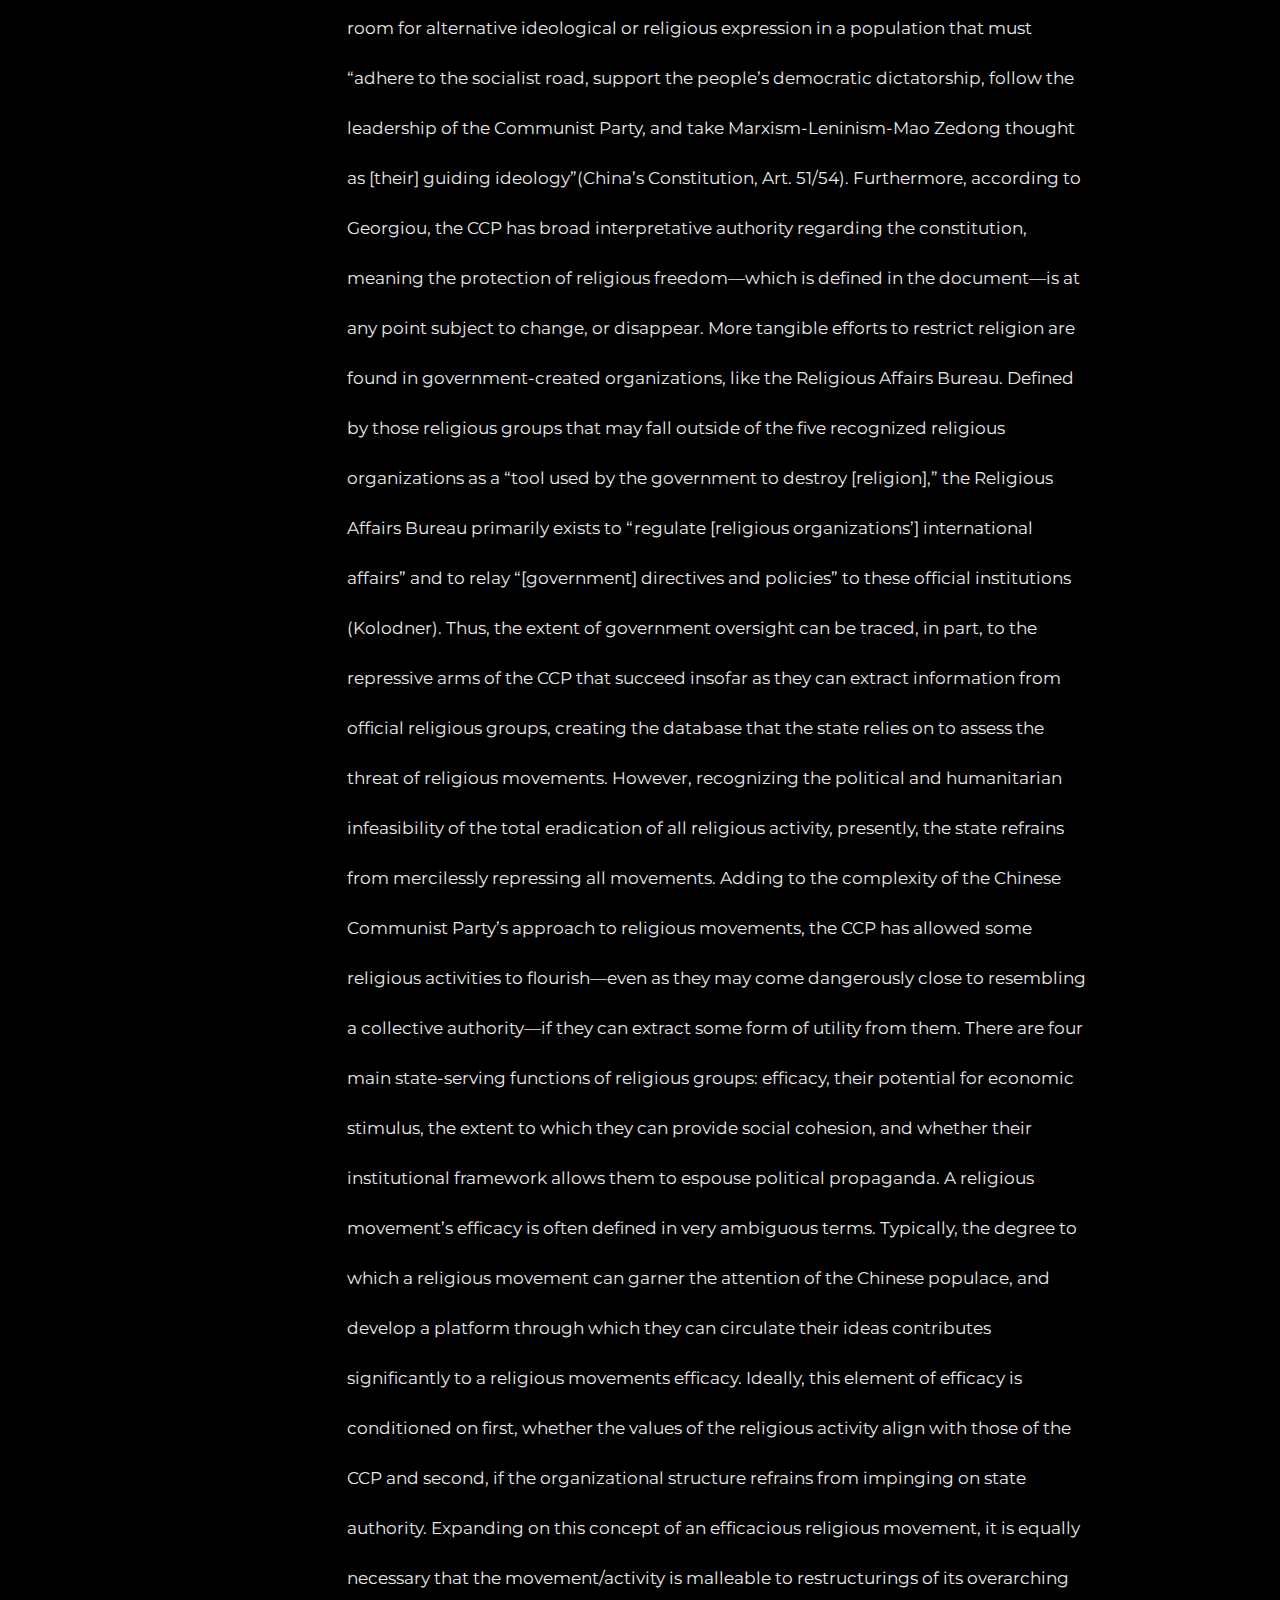
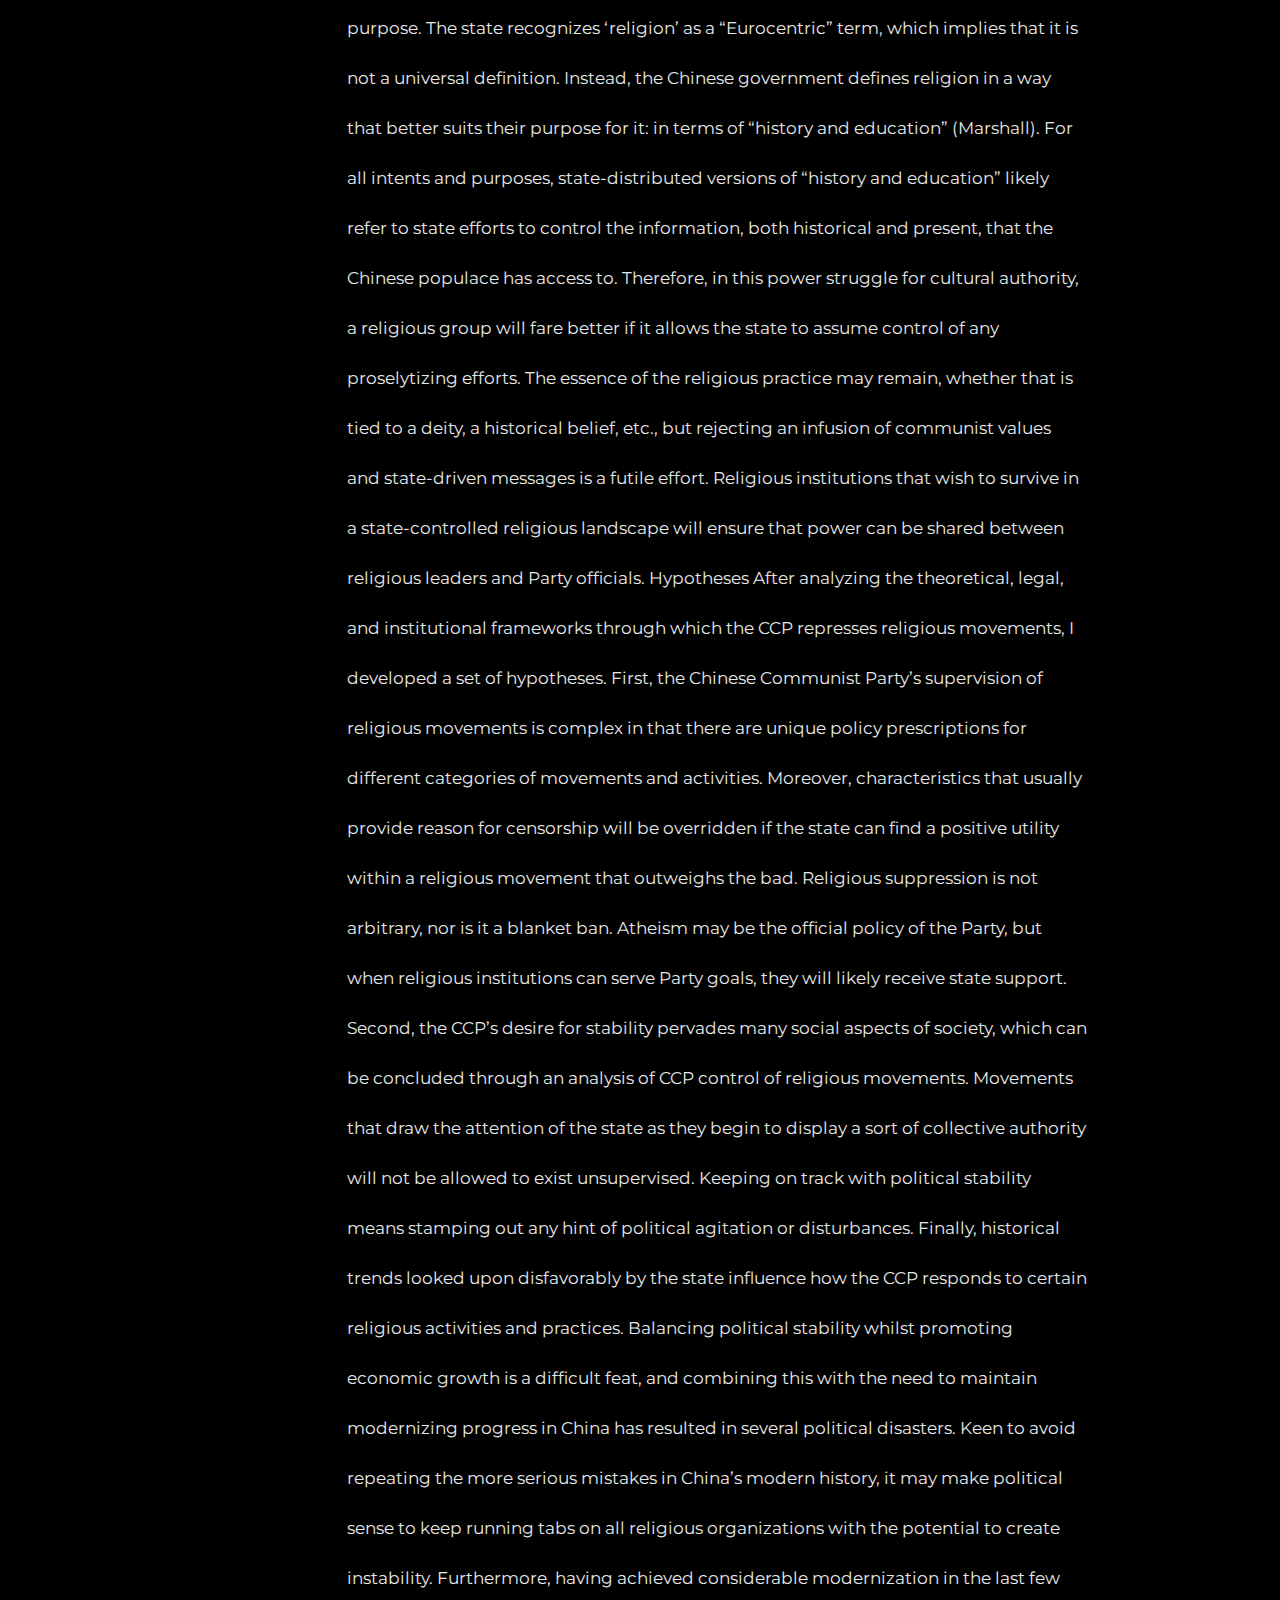
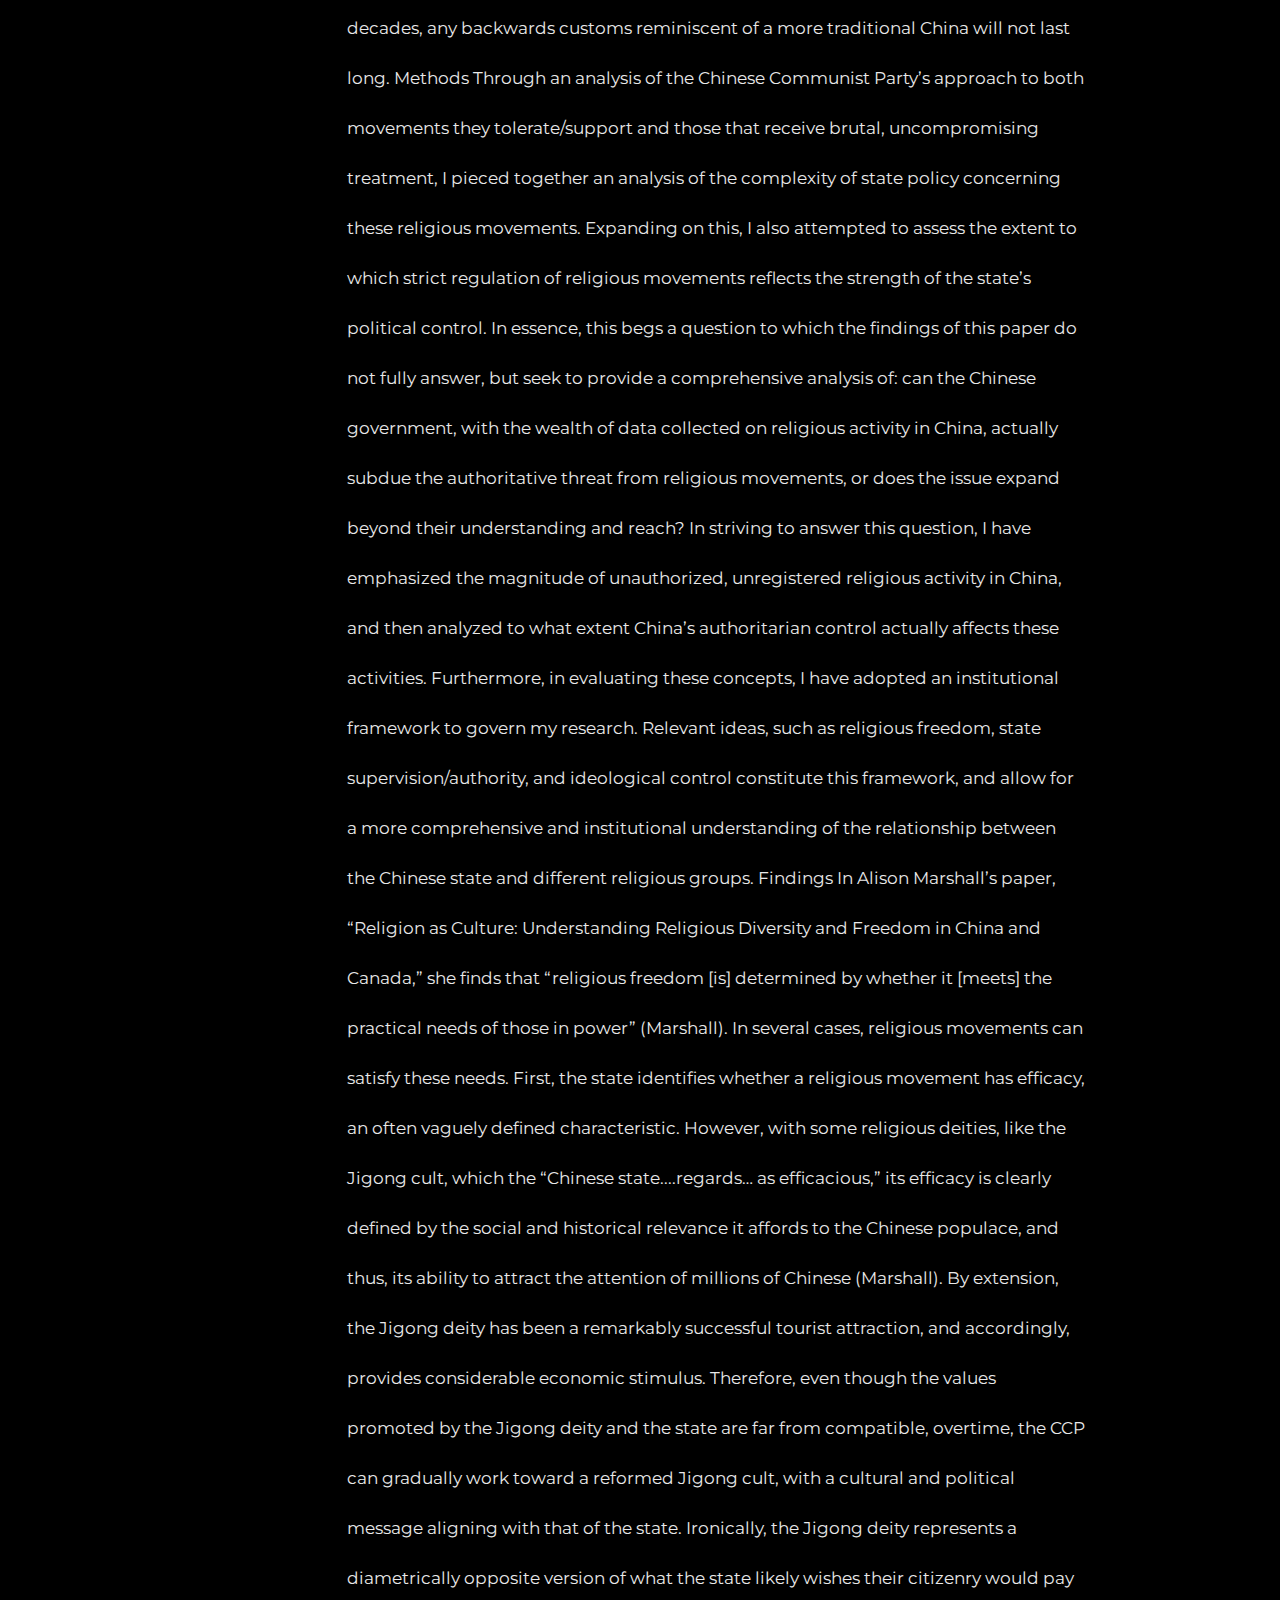
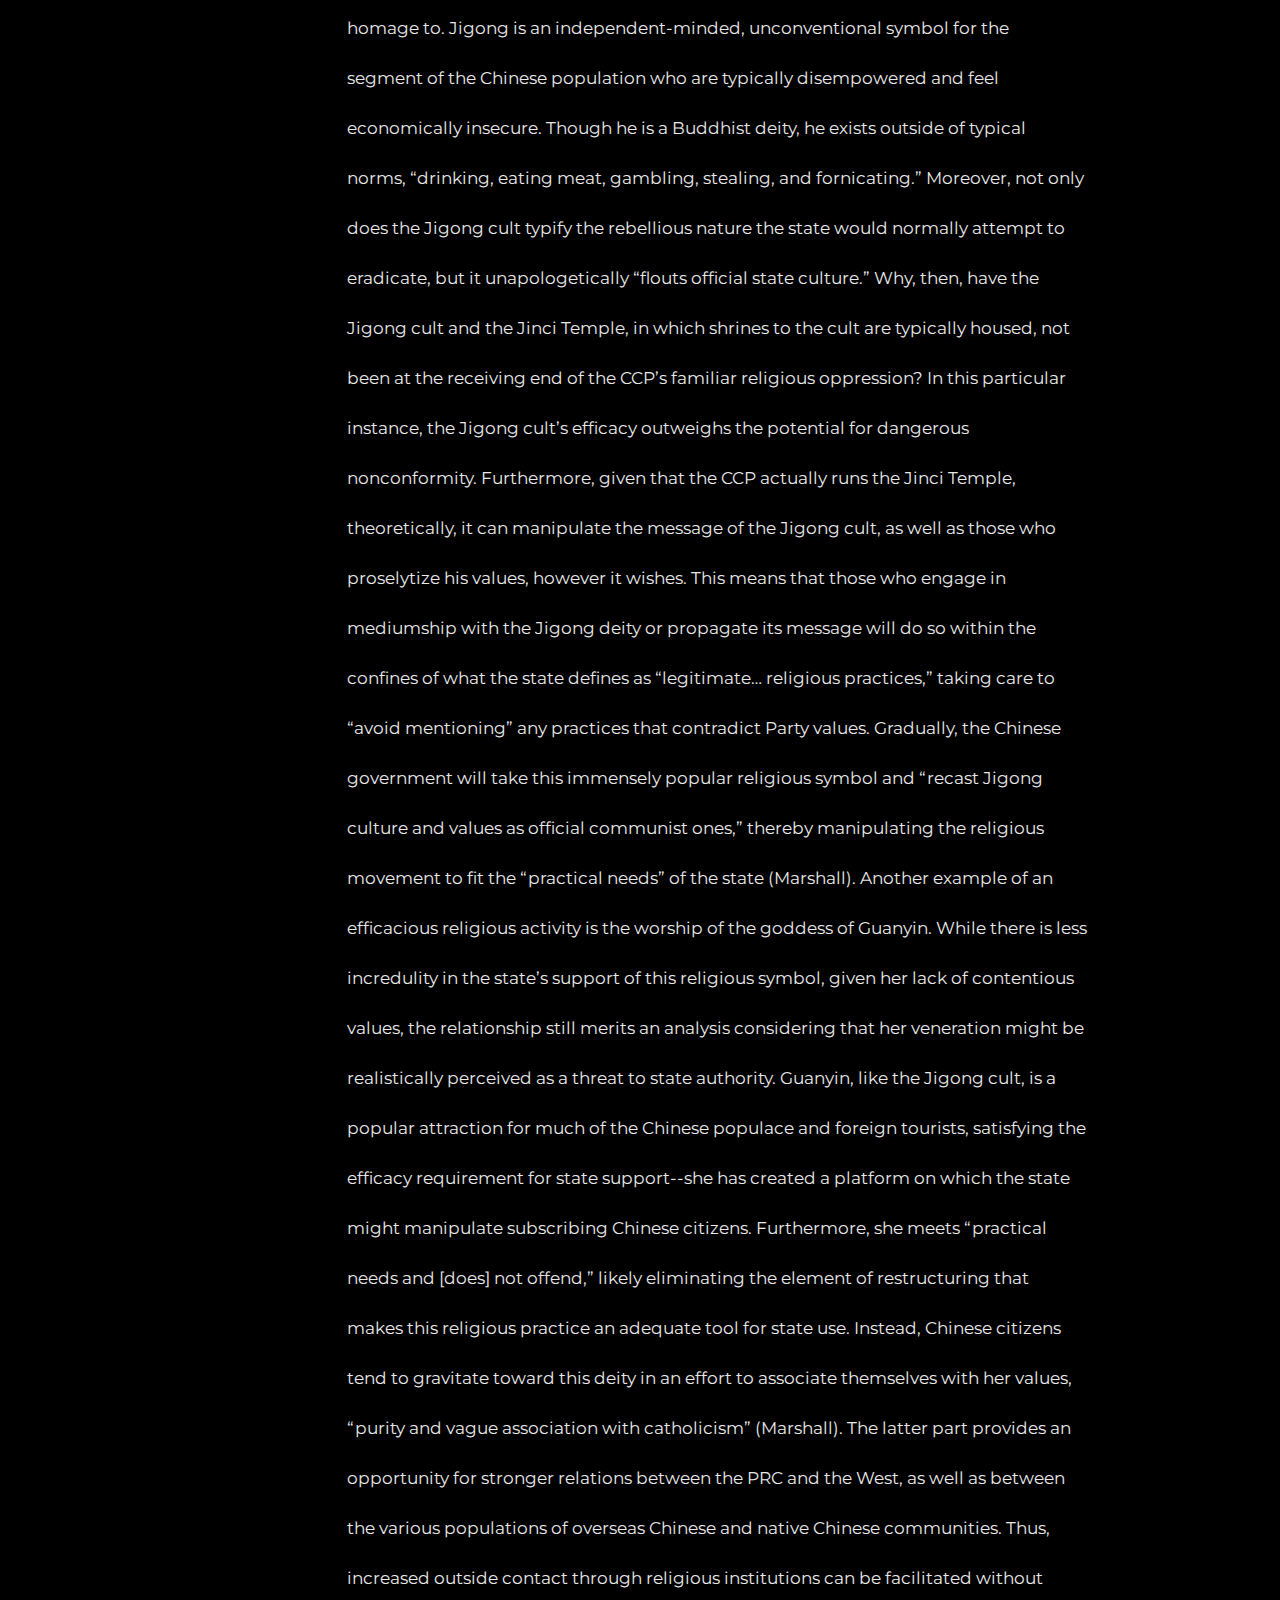
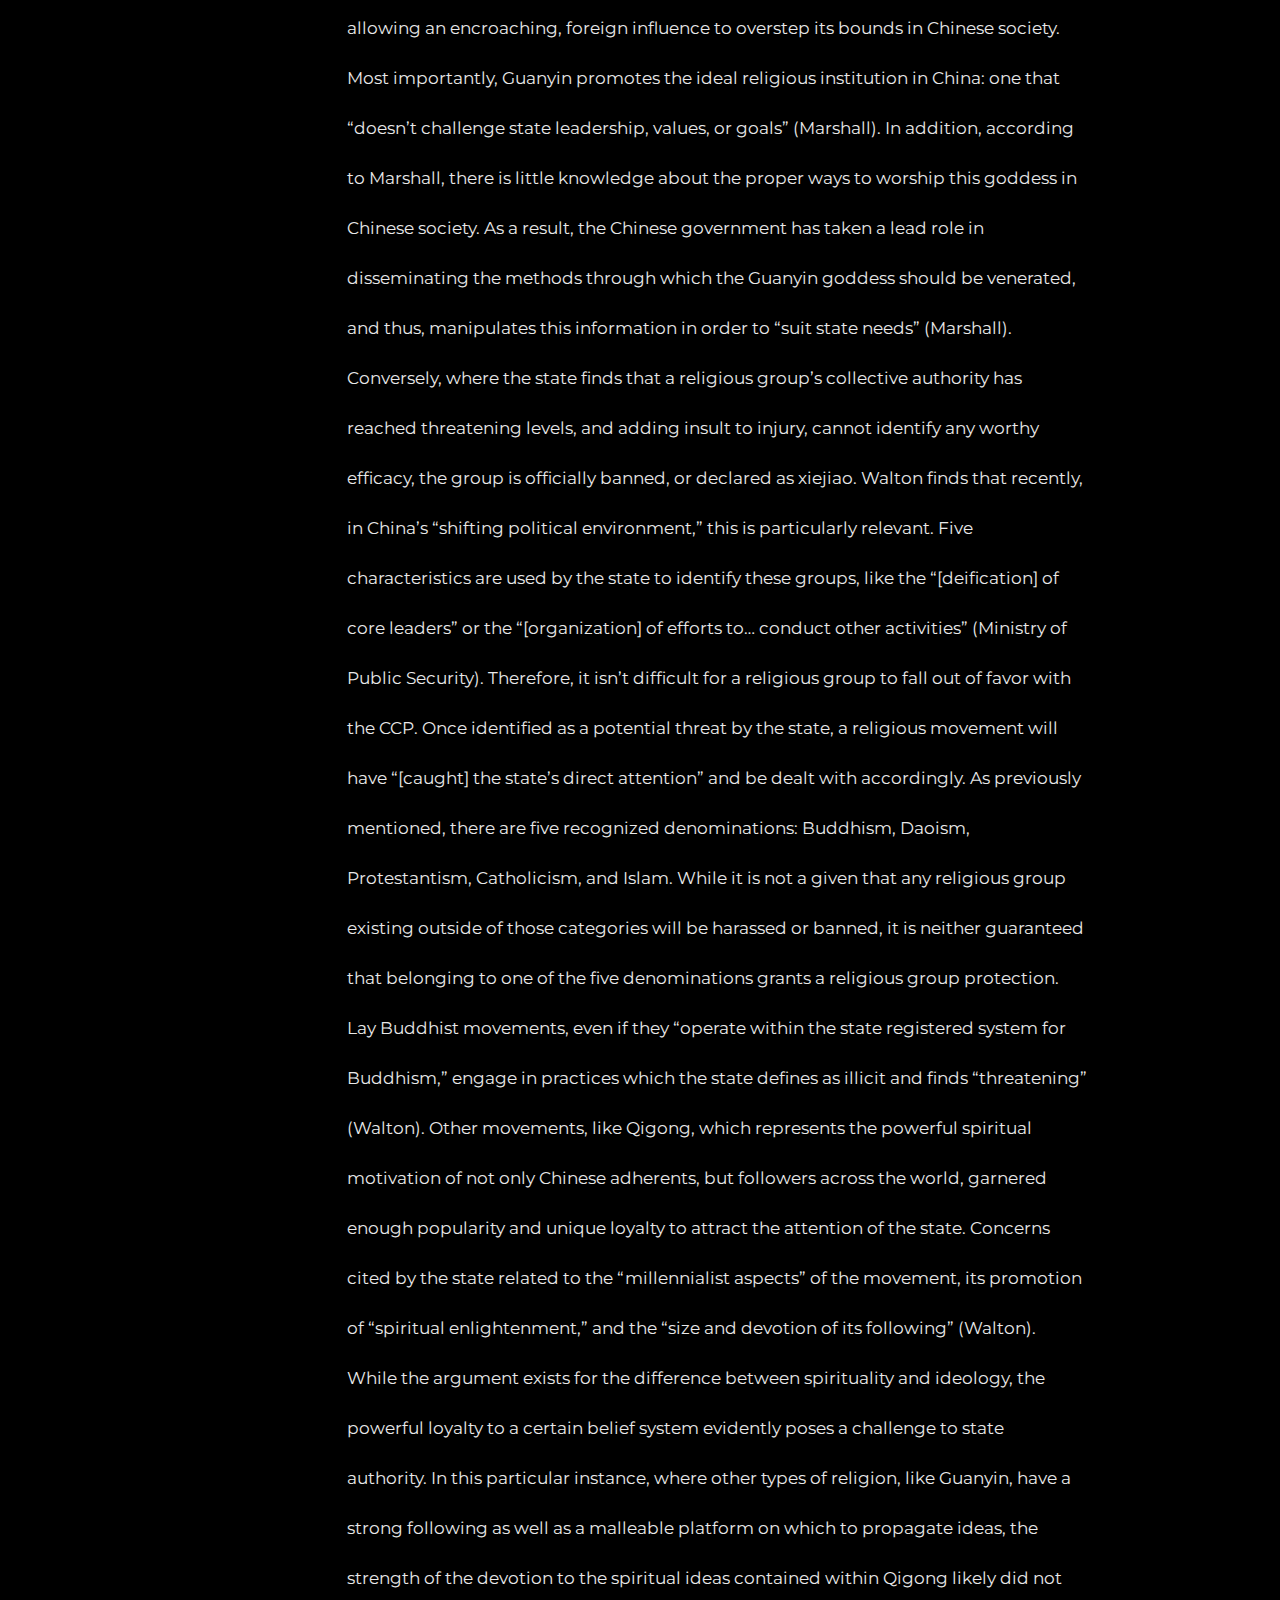
<file: Writingpage/piece3.html>
<!DOCTYPE html>
<html lang="en">

<head>
    <meta charset="UTF-8">
    <meta http-equiv="X-UA-Compatible" content="IE=edge">
    <meta name="viewport" content="width=device-width, initial-scale=1.0">
    <title>Writing - Miranda Williams</title>
    <link rel="stylesheet" href="app.css">
    <link
        href="https://fonts.googleapis.com/css2?family=Bebas+Neue&family=Cormorant+Garamond:wght@300&family=Kanit:wght@500&family=Lobster&family=Montserrat:wght@100;200;300;600;700&family=Noto+Sans+JP:wght@300;400;500&family=Roboto:wght@100;300;400&display=swap"
        rel="stylesheet">
</head>

<body>
    <div class="container">
        <nav class="navbar">
            <div class="logo"><a class="nav-bar-links"
                    href="file:///Users/mirandawilliams/Documents/Portfolio-/Homepage/index.html">MIRANDA/WILLIAMS</a>
            </div>
            <div class="right-links">
                <a class="nav-bar-links"
                    href="file:///Users/mirandawilliams/Documents/Portfolio-/Homepage/index.html">Home</a>
                <a class="nav-bar-links"
                    href="file:///Users/mirandawilliams/Documents/Portfolio-/Writingpage/writing.html">Writing</a>
                <a class="nav-bar-links"
                    href="file:///Users/mirandawilliams/Documents/Portfolio-/Aboutpage/about.html">About</a>
                <a class="nav-bar-links"
                    href="file:///Users/mirandawilliams/Documents/Portfolio-/Contactpage/contact.html">Contact</a>
            </div>
        </nav>
        <div class="main-content">
            <div class="piece-list-container">
                <ul class="piece-list">
                    <h1>Go to</h1>
                    <a href="piece1.html">
                        <li class="list-item-1">Golden Seeds of Destruction</li>
                    </a>
                    <a href="piece2.html">
                        <li class="list-item-2">Cock n' Roll: How How Querness
                            Creeps into Homosocial Havens</li>
                    </a>
                    <a href="piece3.html">
                        <li class="list-item-3" style="color: rgba(155, 193, 255);">Research paper for East Asian
                            Politics Class</li>
                    </a>
                    <a href="piece4.html">
                        <li class="list-item-4">More Rantings on Capitalism</li>
                    </a>
                    <a href="piece5.html">
                        <li class="list-item-5">No title</li>
                    </a>
                    <a href="piece6.html">
                        <li class="list-item-6">No title</li>
                    </a>
                    <a href="piece7.html">
                        <li class="list-item-7">No title</li>
                    </a>
                    <a href="piece8.html">
                        <li class="list-item-8">No title</li>
                    </a>
                    <a href="piece9.html">
                        <li class="list-item-9">No title</li>
                    </a>
                </ul>
            </div>
            <div class="featured-piece">
                <h1>Research Paper for East Asian Politics Class</h1>
                <p>The Chinese state’s policy prescriptions for religious activity have been shaped by multiple
                    developments since the inception of the Chinese Communist Party (CCP) in 1949. Before and after the
                    Cultural Revolution (1966-1976), which saw the eradication of almost all religious activity in
                    China, the Chinese state conducted a slew of campaigns against particular religious groups, claiming
                    that they jeopardized social stability or too directly tested the supreme authority of the CCP.
                    Furthermore, drawing on a theme reminiscent of the Cultural Revolution, the fear of reverting to
                    backwards traditions that were thought to retard the modernization of China has motivated the
                    suppression of certain religious activities.
                    At present, religious freedom is not reliable in Chinese society. Nevertheless, as foreign,
                    democratic, liberalizing influences infiltrate China, the population agitates for more religious
                    autonomy. In many instances, this agitation manifests in underground movements, where adherents
                    attempt to circumvent the dictates of the CCP, and escape harassment or imprisonment for their
                    unapproved beliefs. Gaining approval to practice a certain religion means that it must fall into one
                    of five state-defined religious categories: Buddhism, Daoism, Protestantism, Catholicism, or Islam.
                    Yet even these categories do not always give religious activity legitimacy. Ultimately, their fate
                    is decided by the whims of the Party. Those that refuse to mold themselves into one narrowly defined
                    religion are not recognized by the state, and are therefore, technically illegal. Consequently, they
                    will face some form of persecution.
                    However, not all religious movements/activities are suppressed in China. A few, key characteristics
                    of some religious beliefs, like their efficacy, potential for economic stimulus, platform for
                    political propaganda, or their ability to afford the Chinese populace necessary social cohesion,
                    give them legitimacy in the eyes of the Chinese state. Thus, there is a distinct dichotomy in the
                    relationships between the state and religious movements. Religious activity from which the CCP can
                    extract utility, likely concerning the above-mentioned characteristics, will be tolerated in China,
                    even encouraged to flourish. As the findings from this paper indicate, the opposite is true for
                    those movements from which the state fails to derive any significant utility, and those which exist
                    as a potential threat to CCP authority.
                    The main focus of my research, and the question I aim to explore in this paper is: to what to what
                    extent does the Chinese state’s treatment of different religious movements reflect the strength and
                    reach of political control in China?
                    Literature Review
                    The state’s approach to religious movements in China is multifaceted and complex. While rooting out
                    nearly all religion in China is thought to promote the “general good of society,” there are
                    certainly instances where religious activity is not only tolerated, but promoted (Georgiou). If a
                    religious movement can prove its efficacy to the state, whether this efficacy exists as a potential
                    economic growth stimulant, a vehicle for political propaganda, or a social glue, it may receive
                    Party support, so long as it maintains a safe distance from any authoritative role.
                    Conversely, unrecognized as well as recognized religious activity that attempts to subvert state
                    authority can expect to be sought out by agents of the Party and face severe punishment. Invoking
                    Article 36 of the Constitution, the “Four Cardinals” principals, or the official atheist position of
                    the party, state methods range from the demolition of temples and important religious buildings to
                    brutal imprisonment of religious dissidents. This thorough eradication of nearly all subversive
                    religious activity is motivated by an amalgamation of fears, mostly influenced by historical themes
                    and encroaching foreign influence. However, though members of the international community find
                    China’s egregious human rights abuses to be intolerable, the perspective of the CCP must be equally
                    considered. All religious clamp downs are not created equal. Some instances serve more specific and
                    complex purposes than simply eliminating authoritative competition.
                    A modernizing developmental trajectory has steered China through a multitude of campaigns designed
                    to stamp out any hint of backwards traditions or superstitious beliefs that might disrupt this
                    trajectory. In his article, “Old-time Religion in New China: Alternative Religious Movements in the
                    Post-Mao Era,” Jonathan Walton of UC San Diego explains that the idea of a “New China” developed in
                    the 1950s, and excluded any elements of society that might make the Chinese populace “backward,
                    uneducated, superstitious, [or] weak” (Walton). Superstition and religious folklore were associated
                    with poverty and the uneducated masses—the segment of the population that would prohibit the
                    development of a modern China. Therefore, a reform-and-control approach developed, where the state
                    attempted to transform the institution of religion to exist as an authoritative, ideological arm of
                    the Party, promoting “loyalty to the new nation-state” (Walton). Eventually, however, the Cultural
                    Revolution saw the total suppression of nearly all religious activity, instead of an attempt to
                    transform it.
                    Even today, fear of a ‘backwards’ reversion prompts an animosity toward religious influences. As
                    Eleanor Albert, writing for the Council of Foreign Relations, explains, the Party officially takes
                    an atheist position, and warns Party members against participating in any sort of religious
                    activity, referring to it as “spiritual anesthesia,” (Albert). Ideally, the CCP prefers that
                    “religion… wither away over time” (Georgiou). Though the irony is clear in that religious freedom is
                    an accepted tenet of a modern, developed state, a populace actively partaking in religious activity
                    reminds Party leadership of the China of the first half of the twentieth century, mired in
                    traditions antithetical to a modern state. Therefore, the merit of religious institutions cannot
                    outweigh what the CCP considers their potential for instability and disruption to China’s
                    developmental progress.
                    According to Georgiou, this developmental progress is defined as a “socialist path,” of which the
                    Chinese government fears “religion can interrupt” (Georgiou). In order to eventually reach a
                    communist utopia, ideological expression must be kept within the bounds carved out by Party
                    officials. Thus, in instances where the state cannot exact control over religious activity—otherwise
                    known as “unregistered” activity—there is fear that these groups may “disrupt public order, impair
                    the health of citizens, or interfere with the educational system of the state” (Albert). Whether
                    these disruptions manifest in public demonstrations or the encouragement of followers to subvert
                    state authority, and thus dilute ideological conformity, the CCP recognizes that this inherently
                    creates political instability. As Xi Jinping commits China to reach ambitious economic benchmarks in
                    the coming decades, the less that China has to address democratic agitation and political
                    disturbances, the more it can focus on achieving the developmental progress and economic growth
                    desired by Xi Jinping’s administration.
                    However, a contending perspective says that easing up on human rights should not impede
                    developmental progress. Peter Baehr, a Chair Professor of Social Theory at Lingnan University in
                    Hong Kong, claims that there is little to no historical evidence that “a restriction of civil and
                    political rights contributes to the economic development of a country” (Baehr et al). Nonetheless,
                    that a relaxation of political rights and a reformed political system have the potential to create
                    political instability means that by their very nature, they have equal potential to disrupt China’s
                    developmental track.
                    In the same vein, religious activity that can’t be monitored, manipulated, and even controlled poses
                    a significant challenge to Party authority, especially considering that the threat can’t be
                    accurately quantified. The government’s estimates of religious adherents in China fall just shy of
                    10 percent of the total population, yet Freedom House, an advocacy group, proposes a far larger
                    number—nearly 30 percent of the population, or 350 million. The U.S. State Department offers an even
                    higher estimate of 650 million—a colossal 50 percent of the population (Albert). Regardless of which
                    estimate is most accurate, the threat is magnified simply by the fact that the CCP cannot assess the
                    magnitude of unregistered Chinese religious movements, nor, without adequate data, can it fully
                    understand their motivations. Although the CCP recognizes religious membership as having potential
                    for a reversal of China’s modernizing, developing trend, Albert suggests that heightened religious
                    regulation in China has “less to do with religious doctrine that with a group’s organizational
                    ability.” Institutions that do not fall under the umbrella of the Party’s ideological control,
                    engender loyalty among the Chinese populace, and espouse unapproved beliefs and alternative messages
                    evidently threaten the strength of the Party’s supremacy. As religion continues to expand beyond
                    private, personal experiences, the party is “[unwilling] to see religion expressed as a sort of
                    collective authority” (Albert).
                    However, other perspectives assert that this threat is largely overstated. André Laliberté, a
                    political science professor at the University of Ottawa, describes China’s religious community as a
                    “fragmented…landscape” that likely lacks the revolutionary spirit and organizational talent to
                    “mount a credible political challenge to the regime” (Laliberté).
                    Another area of concern lies in whether heightened religious autonomy opens the door to encroaching
                    foreign influence. There are two main tenets that constitute this fear. First, a desire to maintain
                    a “cultural relativism” that promotes “Asian values” discourages foreign influences that might
                    dilute this cultural purity. Jacques Delisle, a former law professor at the University of
                    Pennsylvania, associates “Asian values” with a desire to promote a certain “Chineseness,” which is
                    intended to inspire “group interests and cohesion” among members of Chinese society (Delisle).
                    Foreign influences may be incompatible with this approach, and thus disruptive to a key element in
                    the Chinese “developmentalist” model. Second, the CCP believes that China’s governance of its
                    religious institutions is an entirely sovereign affair that does not require the input of the
                    international community. Article 36 of the Chinese Constitution affirms that religion is reserved to
                    the domestic domain, stating “religious bodies and religious affairs are not subject to any foreign
                    domination” (China’s Constitution, Art. 36). This is a clear indication that the international
                    community, whether or not it finds China’s approach to religion to be a human rights violation, is
                    barred from any “controlling role” in such affairs (Britsch).
                    The complexity of the CCP’s system of religious fears is matched by the methods used in suppressing
                    religious movements. First and foremost, Party justification for strict religious regulation is
                    backed by the most important legal framework of the country, the Chinese Constitution. While Article
                    36 affirms China’s commitment to the promotion and protection of religious freedom, it
                    simultaneously allows room for a very ambiguous interpretation of this commitment. The governing
                    body will not, according to Art. 36, “discriminate against citizens who believe in… any religion,”
                    yet, they will also refrain from extending this protection to religious movements existing outside
                    of what is defined as “normal religious activities” (China’s Constitution, Art. 36). Elaborating on
                    this apparent contradiction, Zhaohui Hong argues that “normal is [much more] vague than ‘legal’”
                    (Hong). The legality of a religious activity or movement can be determined by its commitment to
                    keeping within the boundaries defined for religious activity in the Chinese Constitution. Normality,
                    on the other hand, is not expanded on, and therefore, through its ambiguity, increases the political
                    control that the Chinese government can exert on religious movements. Additionally, to single out
                    religion, particularly in reference to activities that may “disrupt public order, impair the health
                    of citizens, or interfere with the educational system of the state,” without also identifying
                    non-religious activities that have the same potential for these consequences, is to be
                    “[deliberately ambiguous]” and is an “expression of political discrimination” in itself (Hong).
                    The theoretical framework through which the CCP suppresses religion continues through what are known
                    as the “Four Cardinal Principles.” While they do not explicitly condone religious oppression,
                    Georgiou recognizes their ability to “greatly restrict religious freedom” (Georgiou). There is
                    little room for alternative ideological or religious expression in a population that must “adhere to
                    the socialist road, support the people’s democratic dictatorship, follow the leadership of the
                    Communist Party, and take Marxism-Leninism-Mao Zedong thought as [their] guiding ideology”(China’s
                    Constitution, Art. 51/54). Furthermore, according to Georgiou, the CCP has broad interpretative
                    authority regarding the constitution, meaning the protection of religious freedom―which is defined
                    in the document―is at any point subject to change, or disappear.
                    More tangible efforts to restrict religion are found in government-created organizations, like the
                    Religious Affairs Bureau. Defined by those religious groups that may fall outside of the five
                    recognized religious organizations as a “tool used by the government to destroy [religion],” the
                    Religious Affairs Bureau primarily exists to “regulate [religious organizations’] international
                    affairs” and to relay “[government] directives and policies” to these official institutions
                    (Kolodner). Thus, the extent of government oversight can be traced, in part, to the repressive arms
                    of the CCP that succeed insofar as they can extract information from official religious groups,
                    creating the database that the state relies on to assess the threat of religious movements.
                    However, recognizing the political and humanitarian infeasibility of the total eradication of all
                    religious activity, presently, the state refrains from mercilessly repressing all movements. Adding
                    to the complexity of the Chinese Communist Party’s approach to religious movements, the CCP has
                    allowed some religious activities to flourish―even as they may come dangerously close to resembling
                    a collective authority―if they can extract some form of utility from them. There are four main
                    state-serving functions of religious groups: efficacy, their potential for economic stimulus, the
                    extent to which they can provide social cohesion, and whether their institutional framework allows
                    them to espouse political propaganda.
                    A religious movement’s efficacy is often defined in very ambiguous terms. Typically, the degree to
                    which a religious movement can garner the attention of the Chinese populace, and develop a platform
                    through which they can circulate their ideas contributes significantly to a religious movements
                    efficacy. Ideally, this element of efficacy is conditioned on first, whether the values of the
                    religious activity align with those of the CCP and second, if the organizational structure refrains
                    from impinging on state authority.
                    Expanding on this concept of an efficacious religious movement, it is equally necessary that the
                    movement/activity is malleable to restructurings of its overarching purpose. The state recognizes
                    ‘religion’ as a “Eurocentric” term, which implies that it is not a universal definition. Instead,
                    the Chinese government defines religion in a way that better suits their purpose for it: in terms of
                    “history and education” (Marshall). For all intents and purposes, state-distributed versions of
                    “history and education” likely refer to state efforts to control the information, both historical
                    and present, that the Chinese populace has access to. Therefore, in this power struggle for cultural
                    authority, a religious group will fare better if it allows the state to assume control of any
                    proselytizing efforts. The essence of the religious practice may remain, whether that is tied to a
                    deity, a historical belief, etc., but rejecting an infusion of communist values and state-driven
                    messages is a futile effort. Religious institutions that wish to survive in a state-controlled
                    religious landscape will ensure that power can be shared between religious leaders and Party
                    officials.
                    Hypotheses
                    After analyzing the theoretical, legal, and institutional frameworks through which the CCP represses
                    religious movements, I developed a set of hypotheses. First, the Chinese Communist Party’s
                    supervision of religious movements is complex in that there are unique policy prescriptions for
                    different categories of movements and activities. Moreover, characteristics that usually provide
                    reason for censorship will be overridden if the state can find a positive utility within a religious
                    movement that outweighs the bad. Religious suppression is not arbitrary, nor is it a blanket ban.
                    Atheism may be the official policy of the Party, but when religious institutions can serve Party
                    goals, they will likely receive state support. Second, the CCP’s desire for stability pervades many
                    social aspects of society, which can be concluded through an analysis of CCP control of religious
                    movements. Movements that draw the attention of the state as they begin to display a sort of
                    collective authority will not be allowed to exist unsupervised. Keeping on track with political
                    stability means stamping out any hint of political agitation or disturbances. Finally, historical
                    trends looked upon disfavorably by the state influence how the CCP responds to certain religious
                    activities and practices. Balancing political stability whilst promoting economic growth is a
                    difficult feat, and combining this with the need to maintain modernizing progress in China has
                    resulted in several political disasters. Keen to avoid repeating the more serious mistakes in
                    China’s modern history, it may make political sense to keep running tabs on all religious
                    organizations with the potential to create instability. Furthermore, having achieved considerable
                    modernization in the last few decades, any backwards customs reminiscent of a more traditional China
                    will not last long.
                    Methods
                    Through an analysis of the Chinese Communist Party’s approach to both movements they
                    tolerate/support and those that receive brutal, uncompromising treatment, I pieced together an
                    analysis of the complexity of state policy concerning these religious movements. Expanding on this,
                    I also attempted to assess the extent to which strict regulation of religious movements reflects the
                    strength of the state’s political control. In essence, this begs a question to which the findings of
                    this paper do not fully answer, but seek to provide a comprehensive analysis of: can the Chinese
                    government, with the wealth of data collected on religious activity in China, actually subdue the
                    authoritative threat from religious movements, or does the issue expand beyond their understanding
                    and reach? In striving to answer this question, I have emphasized the magnitude of unauthorized,
                    unregistered religious activity in China, and then analyzed to what extent China’s authoritarian
                    control actually affects these activities. Furthermore, in evaluating these concepts, I have adopted
                    an institutional framework to govern my research. Relevant ideas, such as religious freedom, state
                    supervision/authority, and ideological control constitute this framework, and allow for a more
                    comprehensive and institutional understanding of the relationship between the Chinese state and
                    different religious groups.
                    Findings
                    In Alison Marshall’s paper, “Religion as Culture: Understanding Religious Diversity and Freedom in
                    China and Canada,” she finds that “religious freedom [is] determined by whether it [meets] the
                    practical needs of those in power” (Marshall). In several cases, religious movements can satisfy
                    these needs. First, the state identifies whether a religious movement has efficacy, an often vaguely
                    defined characteristic. However, with some religious deities, like the Jigong cult, which the
                    “Chinese state....regards… as efficacious,” its efficacy is clearly defined by the social and
                    historical relevance it affords to the Chinese populace, and thus, its ability to attract the
                    attention of millions of Chinese (Marshall). By extension, the Jigong deity has been a remarkably
                    successful tourist attraction, and accordingly, provides considerable economic stimulus. Therefore,
                    even though the values promoted by the Jigong deity and the state are far from compatible, overtime,
                    the CCP can gradually work toward a reformed Jigong cult, with a cultural and political message
                    aligning with that of the state. Ironically, the Jigong deity represents a diametrically opposite
                    version of what the state likely wishes their citizenry would pay homage to. Jigong is an
                    independent-minded, unconventional symbol for the segment of the Chinese population who are
                    typically disempowered and feel economically insecure. Though he is a Buddhist deity, he exists
                    outside of typical norms, “drinking, eating meat, gambling, stealing, and fornicating.” Moreover,
                    not only does the Jigong cult typify the rebellious nature the state would normally attempt to
                    eradicate, but it unapologetically “flouts official state culture.” Why, then, have the Jigong cult
                    and the Jinci Temple, in which shrines to the cult are typically housed, not been at the receiving
                    end of the CCP’s familiar religious oppression? In this particular instance, the Jigong cult’s
                    efficacy outweighs the potential for dangerous nonconformity. Furthermore, given that the CCP
                    actually runs the Jinci Temple, theoretically, it can manipulate the message of the Jigong cult, as
                    well as those who proselytize his values, however it wishes. This means that those who engage in
                    mediumship with the Jigong deity or propagate its message will do so within the confines of what the
                    state defines as “legitimate… religious practices,” taking care to “avoid mentioning” any practices
                    that contradict Party values. Gradually, the Chinese government will take this immensely popular
                    religious symbol and “recast Jigong culture and values as official communist ones,” thereby
                    manipulating the religious movement to fit the “practical needs” of the state (Marshall).
                    Another example of an efficacious religious activity is the worship of the goddess of Guanyin. While
                    there is less incredulity in the state’s support of this religious symbol, given her lack of
                    contentious values, the relationship still merits an analysis considering that her veneration might
                    be realistically perceived as a threat to state authority. Guanyin, like the Jigong cult, is a
                    popular attraction for much of the Chinese populace and foreign tourists, satisfying the efficacy
                    requirement for state support--she has created a platform on which the state might manipulate
                    subscribing Chinese citizens. Furthermore, she meets “practical needs and [does] not offend,” likely
                    eliminating the element of restructuring that makes this religious practice an adequate tool for
                    state use. Instead, Chinese citizens tend to gravitate toward this deity in an effort to associate
                    themselves with her values, “purity and vague association with catholicism” (Marshall). The latter
                    part provides an opportunity for stronger relations between the PRC and the West, as well as between
                    the various populations of overseas Chinese and native Chinese communities. Thus, increased outside
                    contact through religious institutions can be facilitated without allowing an encroaching, foreign
                    influence to overstep its bounds in Chinese society.
                    Most importantly, Guanyin promotes the ideal religious institution in China: one that “doesn’t
                    challenge state leadership, values, or goals” (Marshall). In addition, according to Marshall, there
                    is little knowledge about the proper ways to worship this goddess in Chinese society. As a result,
                    the Chinese government has taken a lead role in disseminating the methods through which the Guanyin
                    goddess should be venerated, and thus, manipulates this information in order to “suit state needs”
                    (Marshall).
                    Conversely, where the state finds that a religious group’s collective authority has reached
                    threatening levels, and adding insult to injury, cannot identify any worthy efficacy, the group is
                    officially banned, or declared as xiejiao. Walton finds that recently, in China’s “shifting
                    political environment,” this is particularly relevant. Five characteristics are used by the state to
                    identify these groups, like the “[deification] of core leaders” or the “[organization] of efforts
                    to… conduct other activities” (Ministry of Public Security). Therefore, it isn’t difficult for a
                    religious group to fall out of favor with the CCP. Once identified as a potential threat by the
                    state, a religious movement will have “[caught] the state’s direct attention” and be dealt with
                    accordingly.
                    As previously mentioned, there are five recognized denominations: Buddhism, Daoism, Protestantism,
                    Catholicism, and Islam. While it is not a given that any religious group existing outside of those
                    categories will be harassed or banned, it is neither guaranteed that belonging to one of the five
                    denominations grants a religious group protection. Lay Buddhist movements, even if they “operate
                    within the state registered system for Buddhism,” engage in practices which the state defines as
                    illicit and finds “threatening” (Walton).
                    Other movements, like Qigong, which represents the powerful spiritual motivation of not only Chinese
                    adherents, but followers across the world, garnered enough popularity and unique loyalty to attract
                    the attention of the state. Concerns cited by the state related to the “millennialist aspects” of
                    the movement, its promotion of “spiritual enlightenment,” and the “size and devotion of its
                    following” (Walton). While the argument exists for the difference between spirituality and ideology,
                    the powerful loyalty to a certain belief system evidently poses a challenge to state authority. In
                    this particular instance, where other types of religion, like Guanyin, have a strong following as
                    well as a malleable platform on which to propagate ideas, the strength of the devotion to the
                    spiritual ideas contained within Qigong likely did not present an opportunity for manipulation.
                    Therefore, the Qigong movement was subject to a series of campaigns designed to eliminate the
                    intense group loyalty to the practice.
                    Discussion
                    Clearly, state regulation of religion denotes complexity for several reasons; arguably, the more
                    threatening of these being that there is often no direct indication of which movements will be
                    harassed or repressed, or for what reason. Underlying policy goals, of which provide the foundations
                    for the future of China’s economic and political development, allow us to trace some of the origins
                    of the motivation for repression. However, an authoritarian government, lacking the political
                    institutions that provide a system of checks and balances, can decide at any point in time that a
                    new set of policy goals will govern their actions. More likely, identifying a potential threat to
                    state control will produce a similar about-face in their approach to an organization.
                    However, in recognizing the authoritarian nature of the Chinese government, equal emphasis should be
                    placed on the extent to which China’s controlling measures have maintained the political stability
                    necessary to achieve massive industrial and economic growth. The lens through which we (Americans)
                    often view alternative political systems derives from a set of beliefs and institutions that have
                    been more or less imposed on us, democratic institutions be damned. Our moral imperative then lies
                    in our willingness to recognize the legitimacy of systems that are unlike our own. The ‘Washington
                    Consensus’ differs dramatically from ‘Beijing Consensus’, but these differences should not preclude
                    the recognition of the other system’s merit. What we achieve through democratic institutions, one
                    could argue disables our governing bodies to the extent that progress and economic growth stagnate.
                    Furthermore, has our ‘global superiority’ not been surpassed by the imminence of China’s rapid
                    economic growth?
                    It is necessary to recognize that our political values and beliefs are not the end-all-be-all for
                    modern definitions of a developed state, nor the blueprint for economic growth. The extent to which
                    political control, and its consequent stability, has contributed to China’s miraculous economic
                    development is outside the scope of this paper. However, there is likely an argument to be made for
                    a causal relationship between some degree of political control and economic growth.
                    Conclusion
                    Through an analysis of a unique set of religious movements, it can be determined that the Chinese
                    Communist Party’s policy prescriptions for a variety of religious activities is an advanced effort,
                    which calculates both historical considerations and present political conditions to formulate these
                    policies. Additionally, the extent to which religious regulation is often ambiguously defined gives
                    the CCP broad interpretative authority in not only religious affairs, but in society as well, as it
                    attempts to create an ideological conformity among the Chinese populace.
                </p>
            </div>
        </div>
</body>

</html>
</file>
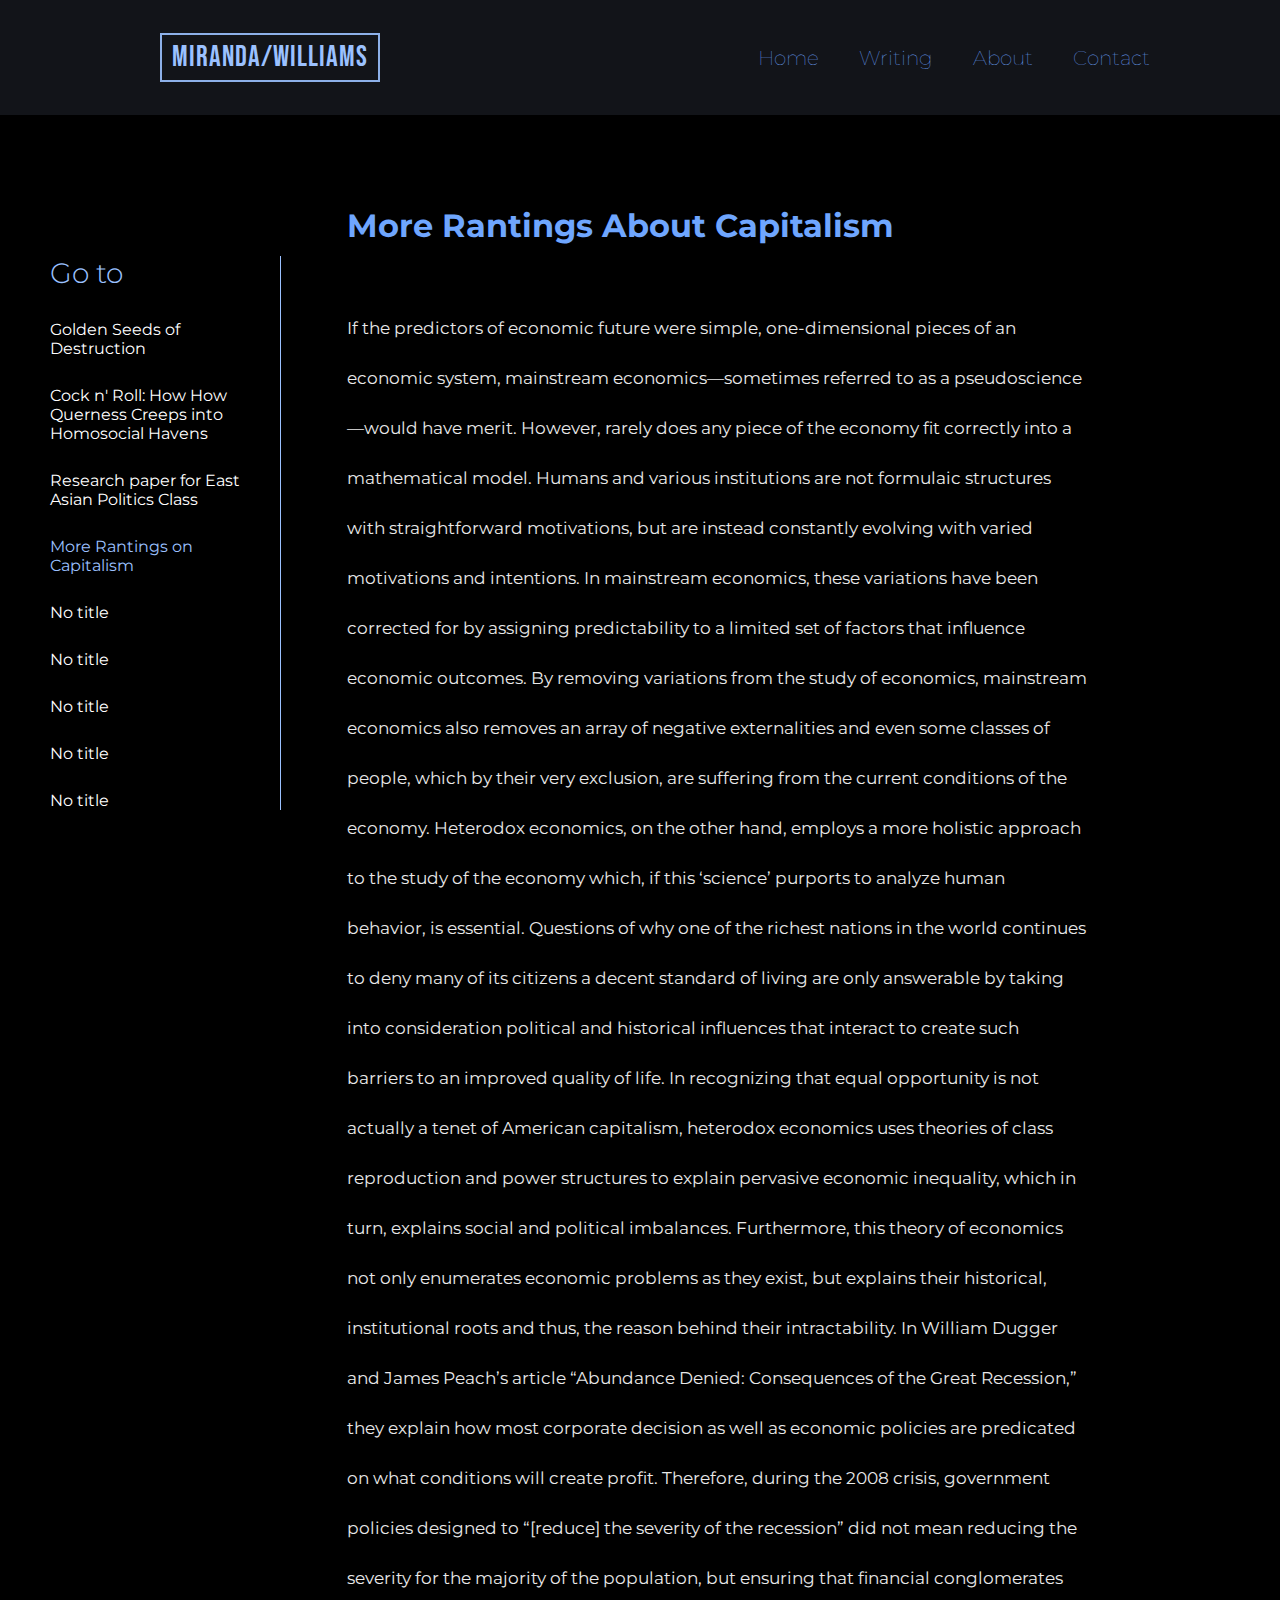
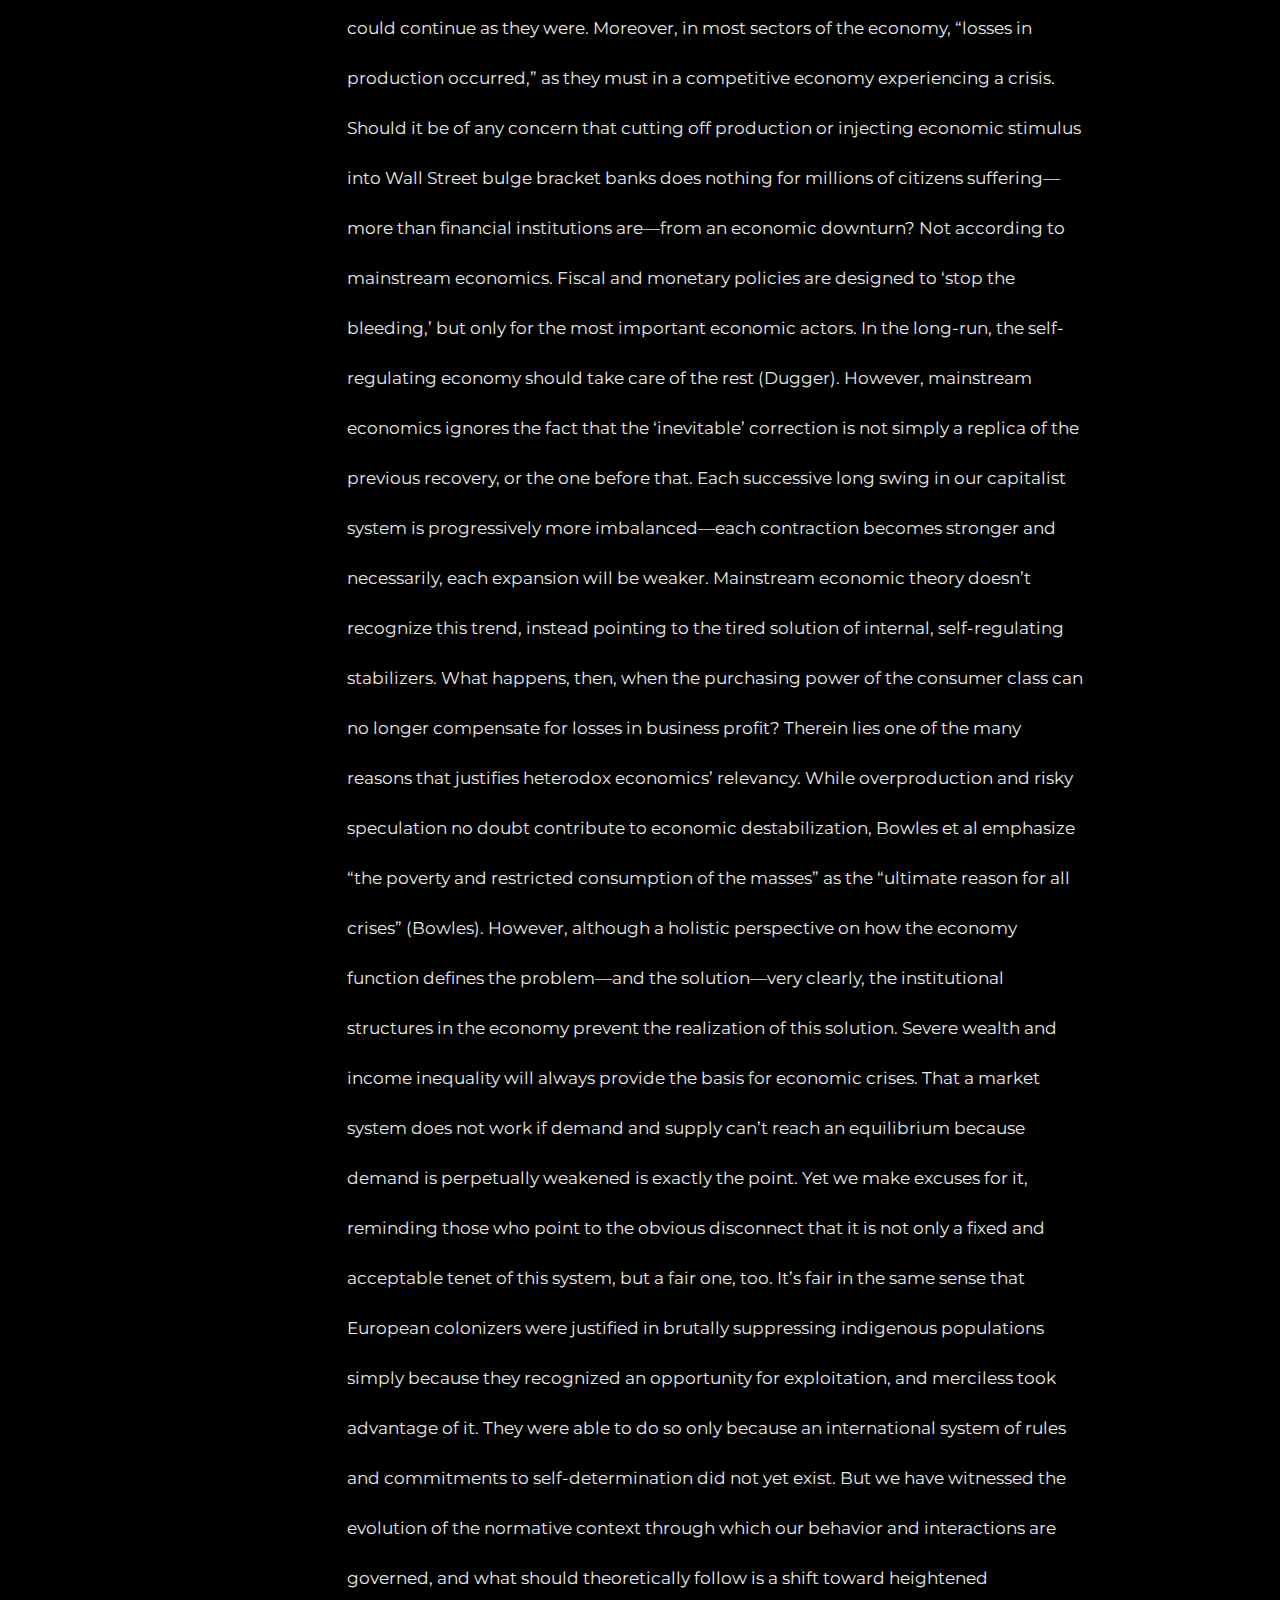
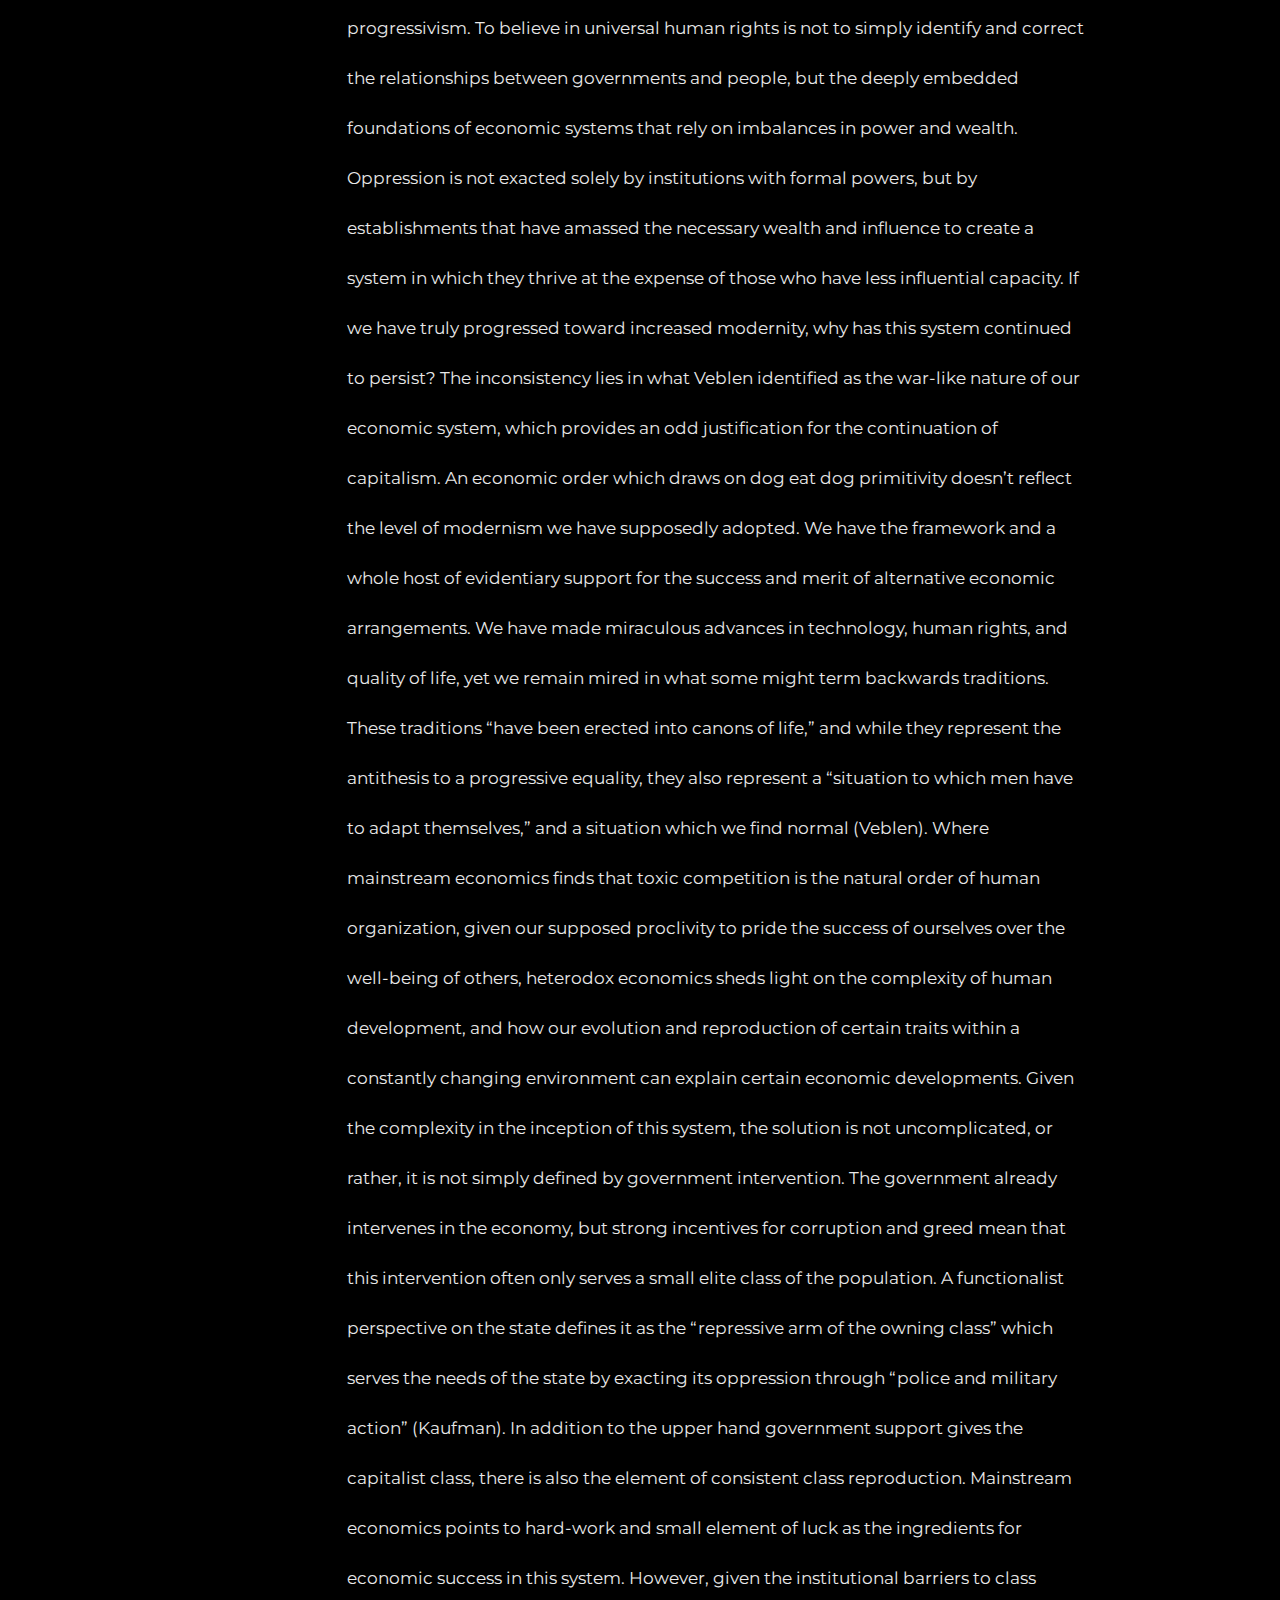
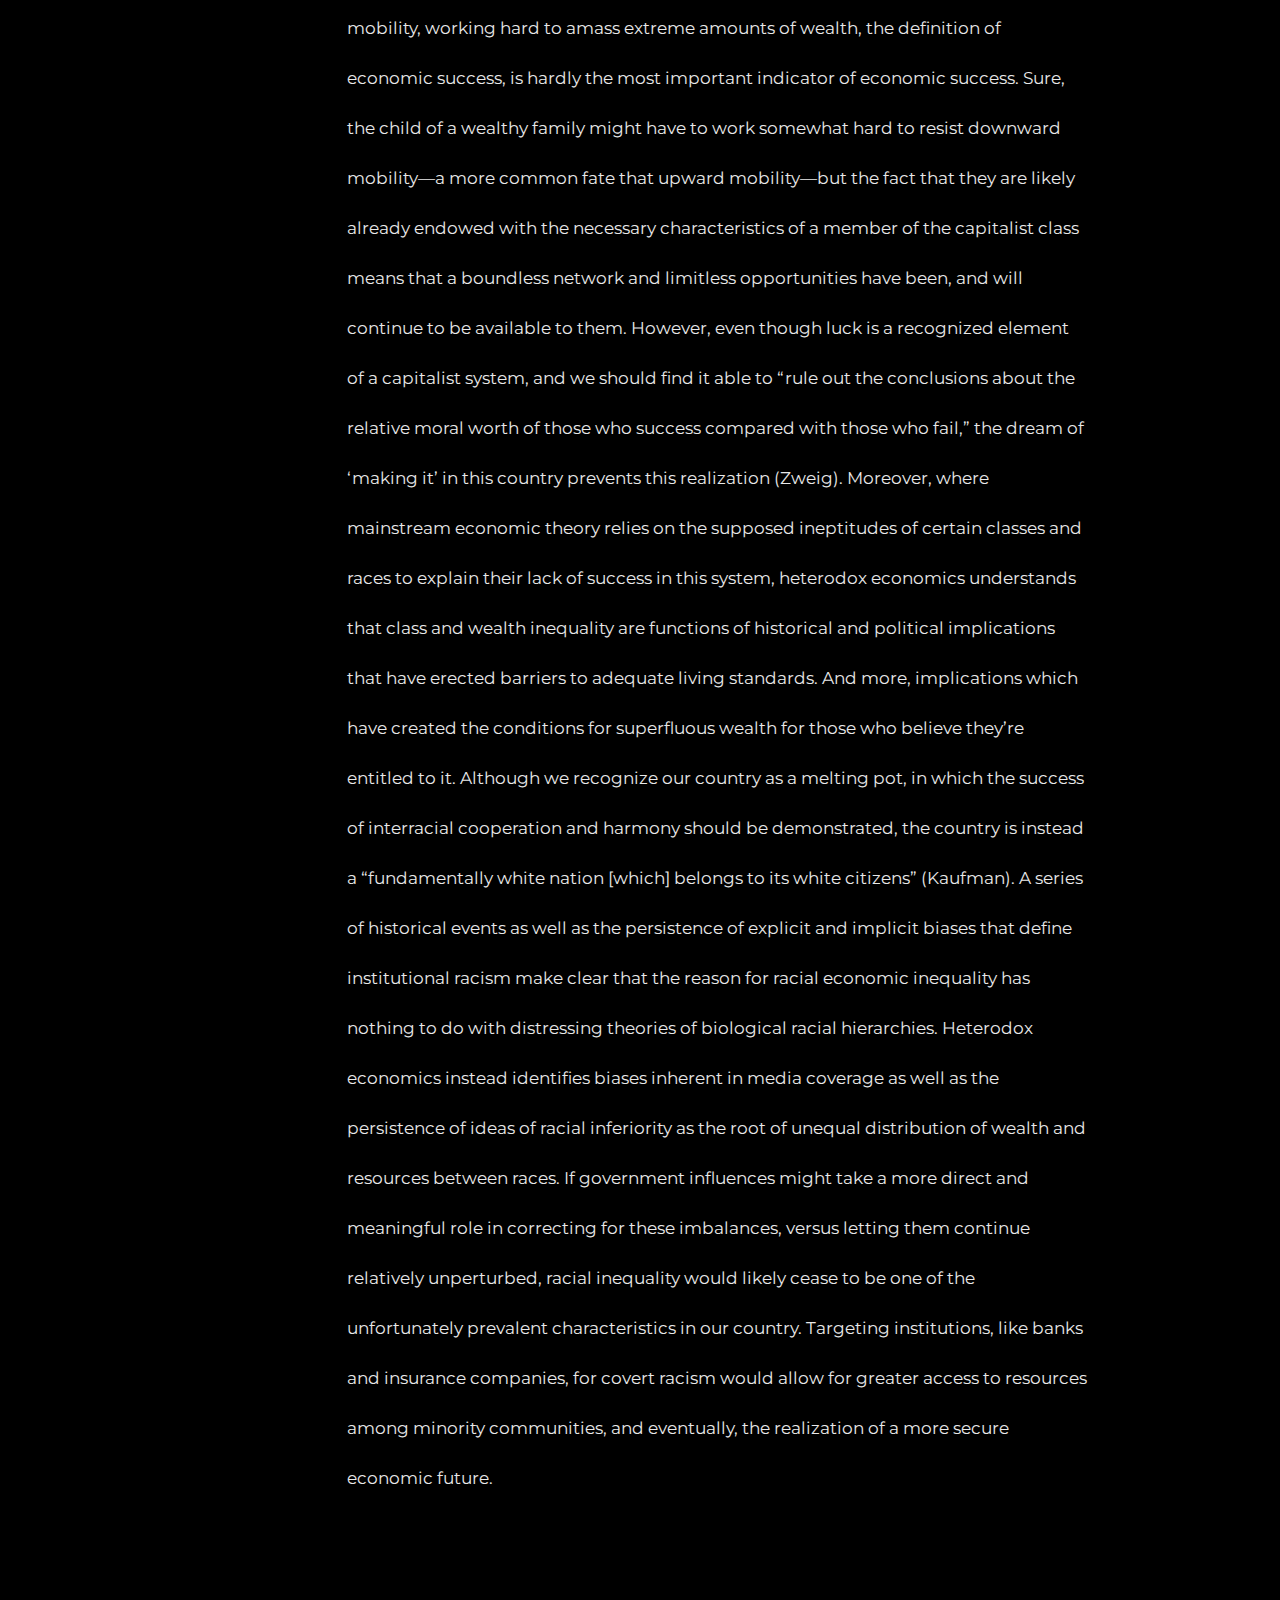
<file: Writingpage/piece4.html>
<!DOCTYPE html>
<html lang="en">

<head>
    <meta charset="UTF-8">
    <meta http-equiv="X-UA-Compatible" content="IE=edge">
    <meta name="viewport" content="width=device-width, initial-scale=1.0">
    <title>Writing - Miranda Williams</title>
    <link rel="stylesheet" href="app.css">
    <link
        href="https://fonts.googleapis.com/css2?family=Bebas+Neue&family=Cormorant+Garamond:wght@300&family=Kanit:wght@500&family=Lobster&family=Montserrat:wght@100;200;300;600;700&family=Noto+Sans+JP:wght@300;400;500&family=Roboto:wght@100;300;400&display=swap"
        rel="stylesheet">
</head>

<body>
    <div class="container">
        <nav class="navbar">
            <div class="logo"><a class="nav-bar-links"
                    href="file:///Users/mirandawilliams/Documents/Portfolio-/Homepage/index.html">MIRANDA/WILLIAMS</a>
            </div>
            <div class="right-links">
                <a class="nav-bar-links"
                    href="file:///Users/mirandawilliams/Documents/Portfolio-/Homepage/index.html">Home</a>
                <a class="nav-bar-links"
                    href="file:///Users/mirandawilliams/Documents/Portfolio-/Writingpage/writing.html">Writing</a>
                <a class="nav-bar-links"
                    href="file:///Users/mirandawilliams/Documents/Portfolio-/Aboutpage/about.html">About</a>
                <a class="nav-bar-links"
                    href="file:///Users/mirandawilliams/Documents/Portfolio-/Contactpage/contact.html">Contact</a>
            </div>
        </nav>
        <div class="main-content">
            <div class="piece-list-container">
                <ul class="piece-list">
                    <h1>Go to</h1>
                    <a href="piece1.html">
                        <li class="list-item-1">Golden Seeds of Destruction</li>
                    </a>
                    <a href="piece2.html">
                        <li class="list-item-2">Cock n' Roll: How How Querness
                            Creeps into Homosocial Havens</li>
                    </a>
                    <a href="piece3.html">
                        <li class="list-item-3">Research paper for East Asian Politics Class</li>
                    </a>
                    <a href="piece4.html">
                        <li class="list-item-4" style="color: rgba(155, 193, 255);">More Rantings on Capitalism</li>
                    </a>
                    <a href="piece5.html">
                        <li class="list-item-5">No title</li>
                    </a>
                    <a href="piece6.html">
                        <li class="list-item-6">No title</li>
                    </a>
                    <a href="piece7.html">
                        <li class="list-item-7">No title</li>
                    </a>
                    <a href="piece8.html">
                        <li class="list-item-8">No title</li>
                    </a>
                    <a href="piece9.html">
                        <li class="list-item-9">No title</li>
                    </a>
                </ul>
            </div>
            <div class="featured-piece">
                <h1>More Rantings About Capitalism</h1>
                <p>If the predictors of economic future were simple, one-dimensional pieces of an economic system,
                    mainstream economics—sometimes referred to as a pseudoscience—would have merit. However, rarely does
                    any piece of the economy fit correctly into a mathematical model. Humans and various institutions
                    are not formulaic structures with straightforward motivations, but are instead constantly evolving
                    with varied motivations and intentions. In mainstream economics, these variations have been
                    corrected for by assigning predictability to a limited set of factors that influence economic
                    outcomes. By removing variations from the study of economics, mainstream economics also removes an
                    array of negative externalities and even some classes of people, which by their very exclusion, are
                    suffering from the current conditions of the economy.
                    Heterodox economics, on the other hand, employs a more holistic approach to the study of the economy
                    which, if this ‘science’ purports to analyze human behavior, is essential. Questions of why one of
                    the richest nations in the world continues to deny many of its citizens a decent standard of living
                    are only answerable by taking into consideration political and historical influences that interact
                    to create such barriers to an improved quality of life. In recognizing that equal opportunity is not
                    actually a tenet of American capitalism, heterodox economics uses theories of class reproduction and
                    power structures to explain pervasive economic inequality, which in turn, explains social and
                    political imbalances. Furthermore, this theory of economics not only enumerates economic problems as
                    they exist, but explains their historical, institutional roots and thus, the reason behind their
                    intractability.
                    In William Dugger and James Peach’s article “Abundance Denied: Consequences of the Great Recession,”
                    they explain how most corporate decision as well as economic policies are predicated on what
                    conditions will create profit. Therefore, during the 2008 crisis, government policies designed to
                    “[reduce] the severity of the recession” did not mean reducing the severity for the majority of the
                    population, but ensuring that financial conglomerates could continue as they were. Moreover, in most
                    sectors of the economy, “losses in production occurred,” as they must in a competitive economy
                    experiencing a crisis. Should it be of any concern that cutting off production or injecting economic
                    stimulus into Wall Street bulge bracket banks does nothing for millions of citizens suffering—more
                    than financial institutions are—from an economic downturn? Not according to mainstream economics.
                    Fiscal and monetary policies are designed to ‘stop the bleeding,’ but only for the most important
                    economic actors. In the long-run, the self-regulating economy should take care of the rest (Dugger).
                    However, mainstream economics ignores the fact that the ‘inevitable’ correction is not simply a
                    replica of the previous recovery, or the one before that. Each successive long swing in our
                    capitalist system is progressively more imbalanced—each contraction becomes stronger and
                    necessarily, each expansion will be weaker. Mainstream economic theory doesn’t recognize this trend,
                    instead pointing to the tired solution of internal, self-regulating stabilizers. What happens, then,
                    when the purchasing power of the consumer class can no longer compensate for losses in business
                    profit?
                    Therein lies one of the many reasons that justifies heterodox economics’ relevancy. While
                    overproduction and risky speculation no doubt contribute to economic destabilization, Bowles et al
                    emphasize “the poverty and restricted consumption of the masses” as the “ultimate reason for all
                    crises” (Bowles). However, although a holistic perspective on how the economy function defines the
                    problem—and the solution—very clearly, the institutional structures in the economy prevent the
                    realization of this solution. Severe wealth and income inequality will always provide the basis for
                    economic crises. That a market system does not work if demand and supply can’t reach an equilibrium
                    because demand is perpetually weakened is exactly the point. Yet we make excuses for it, reminding
                    those who point to the obvious disconnect that it is not only a fixed and acceptable tenet of this
                    system, but a fair one, too. It’s fair in the same sense that European colonizers were justified in
                    brutally suppressing indigenous populations simply because they recognized an opportunity for
                    exploitation, and merciless took advantage of it. They were able to do so only because an
                    international system of rules and commitments to self-determination did not yet exist.
                    But we have witnessed the evolution of the normative context through which our behavior and
                    interactions are governed, and what should theoretically follow is a shift toward heightened
                    progressivism. To believe in universal human rights is not to simply identify and correct the
                    relationships between governments and people, but the deeply embedded foundations of economic
                    systems that rely on imbalances in power and wealth. Oppression is not exacted solely by
                    institutions with formal powers, but by establishments that have amassed the necessary wealth and
                    influence to create a system in which they thrive at the expense of those who have less influential
                    capacity. If we have truly progressed toward increased modernity, why has this system continued to
                    persist?
                    The inconsistency lies in what Veblen identified as the war-like nature of our economic system,
                    which provides an odd justification for the continuation of capitalism. An economic order which
                    draws on dog eat dog primitivity doesn’t reflect the level of modernism we have supposedly adopted.
                    We have the framework and a whole host of evidentiary support for the success and merit of
                    alternative economic arrangements. We have made miraculous advances in technology, human rights, and
                    quality of life, yet we remain mired in what some might term backwards traditions. These traditions
                    “have been erected into canons of life,” and while they represent the antithesis to a progressive
                    equality, they also represent a “situation to which men have to adapt themselves,” and a situation
                    which we find normal (Veblen).
                    Where mainstream economics finds that toxic competition is the natural order of human organization,
                    given our supposed proclivity to pride the success of ourselves over the well-being of others,
                    heterodox economics sheds light on the complexity of human development, and how our evolution and
                    reproduction of certain traits within a constantly changing environment can explain certain economic
                    developments. Given the complexity in the inception of this system, the solution is not
                    uncomplicated, or rather, it is not simply defined by government intervention. The government
                    already intervenes in the economy, but strong incentives for corruption and greed mean that this
                    intervention often only serves a small elite class of the population. A functionalist perspective on
                    the state defines it as the “repressive arm of the owning class” which serves the needs of the state
                    by exacting its oppression through “police and military action” (Kaufman).
                    In addition to the upper hand government support gives the capitalist class, there is also the
                    element of consistent class reproduction. Mainstream economics points to hard-work and small element
                    of luck as the ingredients for economic success in this system. However, given the institutional
                    barriers to class mobility, working hard to amass extreme amounts of wealth, the definition of
                    economic success, is hardly the most important indicator of economic success. Sure, the child of a
                    wealthy family might have to work somewhat hard to resist downward mobility—a more common fate that
                    upward mobility—but the fact that they are likely already endowed with the necessary characteristics
                    of a member of the capitalist class means that a boundless network and limitless opportunities have
                    been, and will continue to be available to them. However, even though luck is a recognized element
                    of a capitalist system, and we should find it able to “rule out the conclusions about the relative
                    moral worth of those who success compared with those who fail,” the dream of ‘making it’ in this
                    country prevents this realization (Zweig). Moreover, where mainstream economic theory relies on the
                    supposed ineptitudes of certain classes and races to explain their lack of success in this system,
                    heterodox economics understands that class and wealth inequality are functions of historical and
                    political implications that have erected barriers to adequate living standards. And more,
                    implications which have created the conditions for superfluous wealth for those who believe they’re
                    entitled to it.
                    Although we recognize our country as a melting pot, in which the success of interracial cooperation
                    and harmony should be demonstrated, the country is instead a “fundamentally white nation [which]
                    belongs to its white citizens” (Kaufman). A series of historical events as well as the persistence
                    of explicit and implicit biases that define institutional racism make clear that the reason for
                    racial economic inequality has nothing to do with distressing theories of biological racial
                    hierarchies. Heterodox economics instead identifies biases inherent in media coverage as well as the
                    persistence of ideas of racial inferiority as the root of unequal distribution of wealth and
                    resources between races. If government influences might take a more direct and meaningful role in
                    correcting for these imbalances, versus letting them continue relatively unperturbed, racial
                    inequality would likely cease to be one of the unfortunately prevalent characteristics in our
                    country. Targeting institutions, like banks and insurance companies, for covert racism would allow
                    for greater access to resources among minority communities, and eventually, the realization of a
                    more secure economic future.
                </p>
            </div>
        </div>
</body>

</html>
</file>
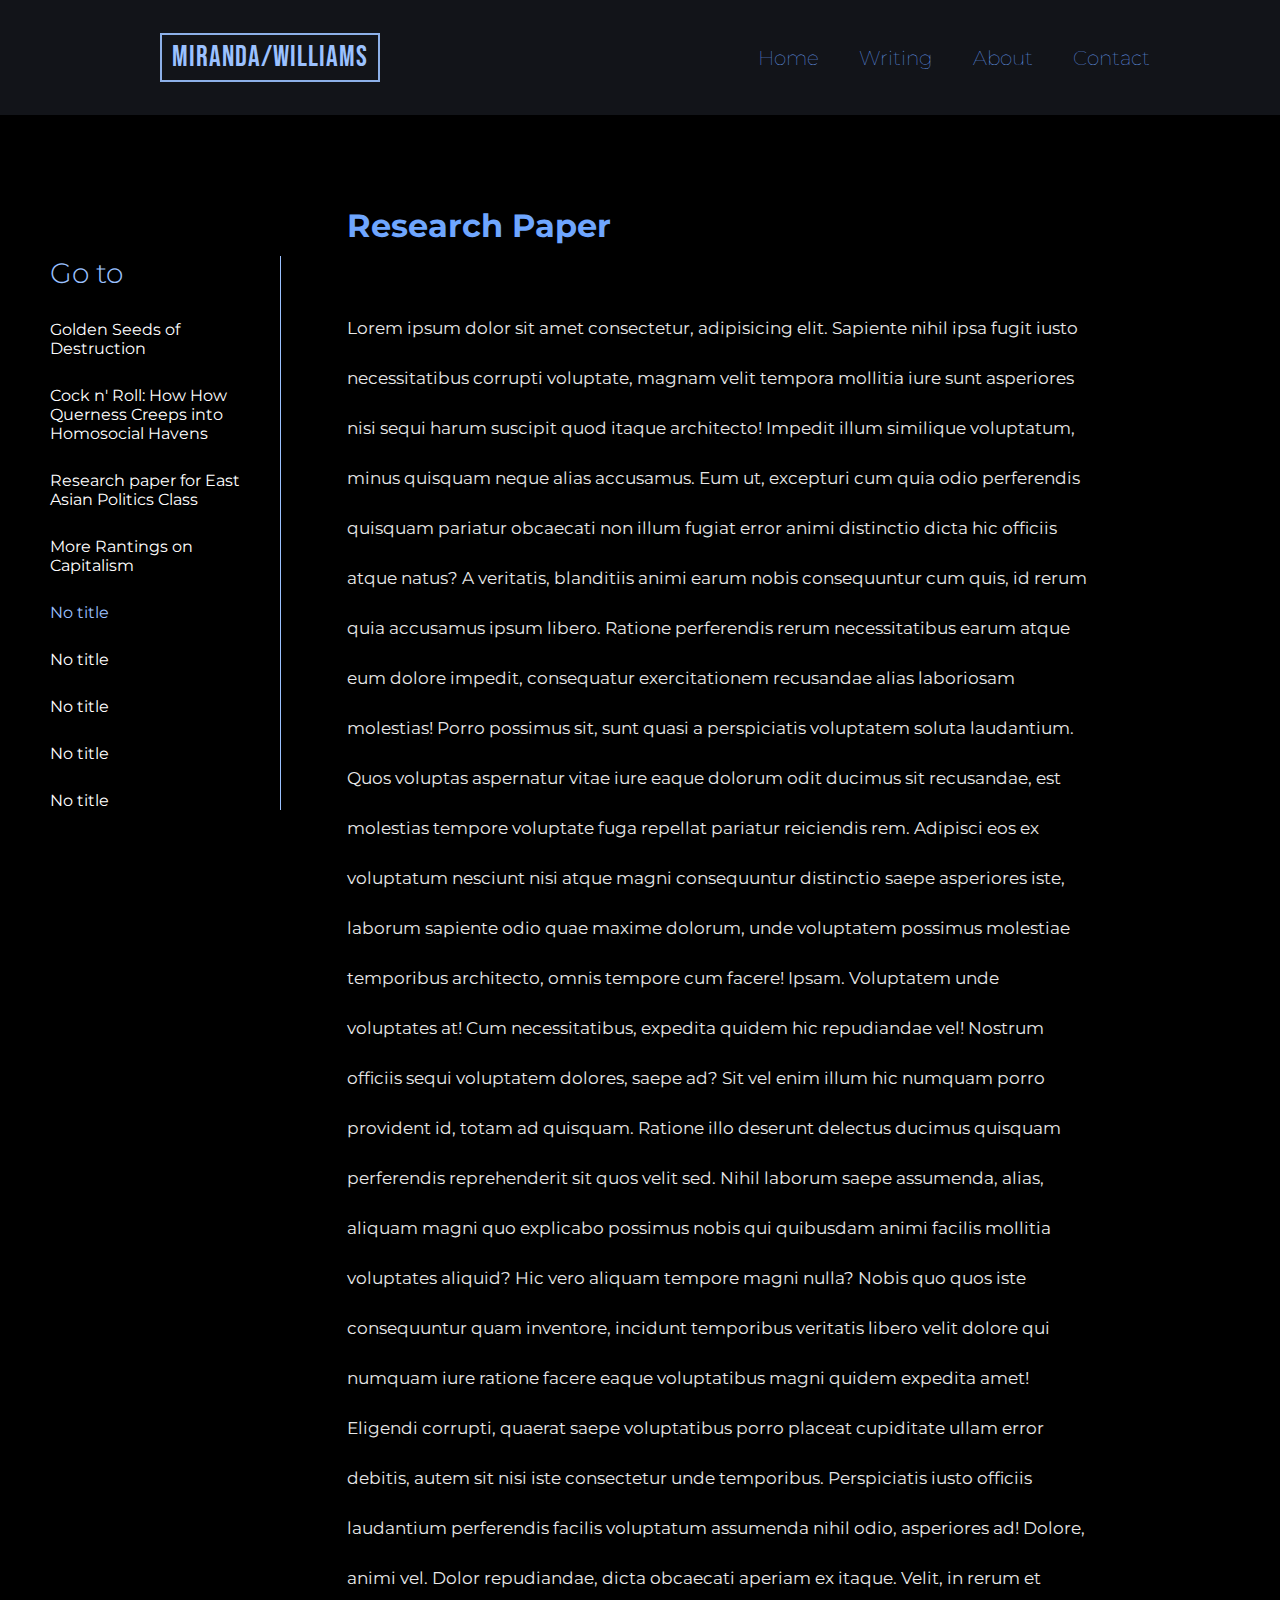
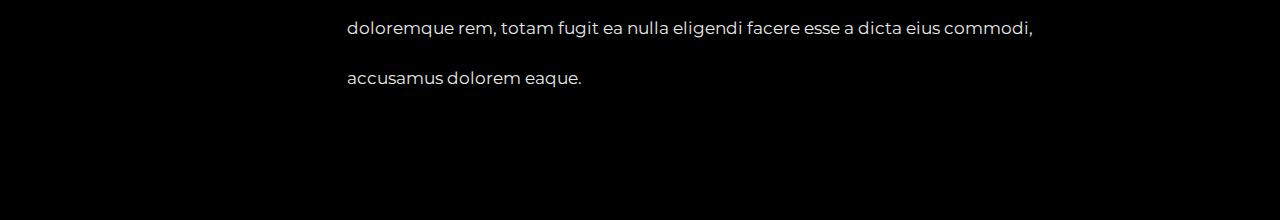
<file: Writingpage/piece5.html>
<!DOCTYPE html>
<html lang="en">

<head>
    <meta charset="UTF-8">
    <meta http-equiv="X-UA-Compatible" content="IE=edge">
    <meta name="viewport" content="width=device-width, initial-scale=1.0">
    <title>Writing - Miranda Williams</title>
    <link rel="stylesheet" href="app.css">
    <link
        href="https://fonts.googleapis.com/css2?family=Bebas+Neue&family=Cormorant+Garamond:wght@300&family=Kanit:wght@500&family=Lobster&family=Montserrat:wght@100;200;300;600;700&family=Noto+Sans+JP:wght@300;400;500&family=Roboto:wght@100;300;400&display=swap"
        rel="stylesheet">
</head>

<body>
    <div class="container">
        <nav class="navbar">
            <div class="logo"><a class="nav-bar-links"
                    href="file:///Users/mirandawilliams/Documents/Portfolio-/Homepage/index.html">MIRANDA/WILLIAMS</a>
            </div>
            <div class="right-links">
                <a class="nav-bar-links"
                    href="file:///Users/mirandawilliams/Documents/Portfolio-/Homepage/index.html">Home</a>
                <a class="nav-bar-links"
                    href="file:///Users/mirandawilliams/Documents/Portfolio-/Writingpage/writing.html">Writing</a>
                <a class="nav-bar-links"
                    href="file:///Users/mirandawilliams/Documents/Portfolio-/Aboutpage/about.html">About</a>
                <a class="nav-bar-links"
                    href="file:///Users/mirandawilliams/Documents/Portfolio-/Contactpage/contact.html">Contact</a>
            </div>
        </nav>
        <div class="main-content">
            <div class="piece-list-container">
                <ul class="piece-list">
                    <h1>Go to</h1>
                    <a href="piece1.html">
                        <li class="list-item-1">Golden Seeds of Destruction</li>
                    </a>
                    <a href="piece2.html">
                        <li class="list-item-2">Cock n' Roll: How How Querness
                            Creeps into Homosocial Havens</li>
                    </a>
                    <a href="piece3.html">
                        <li class="list-item-3">Research paper for East Asian Politics Class</li>
                    </a>
                    <a href="piece4.html">
                        <li class="list-item-4">More Rantings on Capitalism</li>
                    </a>
                    <a href="piece5.html">
                        <li class="list-item-5" style="color: rgba(155, 193, 255);">No title</li>
                    </a>
                    <a href="piece6.html">
                        <li class="list-item-6">No title</li>
                    </a>
                    <a href="piece7.html">
                        <li class="list-item-7">No title</li>
                    </a>
                    <a href="piece8.html">
                        <li class="list-item-8">No title</li>
                    </a>
                    <a href="piece9.html">
                        <li class="list-item-9">No title</li>
                    </a>
                </ul>
            </div>
            <div class="featured-piece">
                <h1>Research Paper</h1>
                <p>Lorem ipsum dolor sit amet consectetur, adipisicing elit. Sapiente nihil ipsa fugit iusto
                    necessitatibus corrupti voluptate, magnam velit tempora mollitia iure sunt asperiores nisi sequi
                    harum suscipit quod itaque architecto!
                    Impedit illum similique voluptatum, minus quisquam neque alias accusamus. Eum ut, excepturi cum quia
                    odio perferendis quisquam pariatur obcaecati non illum fugiat error animi distinctio dicta hic
                    officiis atque natus?
                    A veritatis, blanditiis animi earum nobis consequuntur cum quis, id rerum quia accusamus ipsum
                    libero. Ratione perferendis rerum necessitatibus earum atque eum dolore impedit, consequatur
                    exercitationem recusandae alias laboriosam molestias!
                    Porro possimus sit, sunt quasi a perspiciatis voluptatem soluta laudantium. Quos voluptas aspernatur
                    vitae iure eaque dolorum odit ducimus sit recusandae, est molestias tempore voluptate fuga repellat
                    pariatur reiciendis rem.
                    Adipisci eos ex voluptatum nesciunt nisi atque magni consequuntur distinctio saepe asperiores iste,
                    laborum sapiente odio quae maxime dolorum, unde voluptatem possimus molestiae temporibus architecto,
                    omnis tempore cum facere! Ipsam.
                    Voluptatem unde voluptates at! Cum necessitatibus, expedita quidem hic repudiandae vel! Nostrum
                    officiis sequi voluptatem dolores, saepe ad? Sit vel enim illum hic numquam porro provident id,
                    totam ad quisquam.
                    Ratione illo deserunt delectus ducimus quisquam perferendis reprehenderit sit quos velit sed. Nihil
                    laborum saepe assumenda, alias, aliquam magni quo explicabo possimus nobis qui quibusdam animi
                    facilis mollitia voluptates aliquid?
                    Hic vero aliquam tempore magni nulla? Nobis quo quos iste consequuntur quam inventore, incidunt
                    temporibus veritatis libero velit dolore qui numquam iure ratione facere eaque voluptatibus magni
                    quidem expedita amet!
                    Eligendi corrupti, quaerat saepe voluptatibus porro placeat cupiditate ullam error debitis, autem
                    sit nisi iste consectetur unde temporibus. Perspiciatis iusto officiis laudantium perferendis
                    facilis voluptatum assumenda nihil odio, asperiores ad!
                    Dolore, animi vel. Dolor repudiandae, dicta obcaecati aperiam ex itaque. Velit, in rerum et
                    doloremque rem, totam fugit ea nulla eligendi facere esse a dicta eius commodi, accusamus dolorem
                    eaque.</p>
            </div>
        </div>
</body>

</html>
</file>
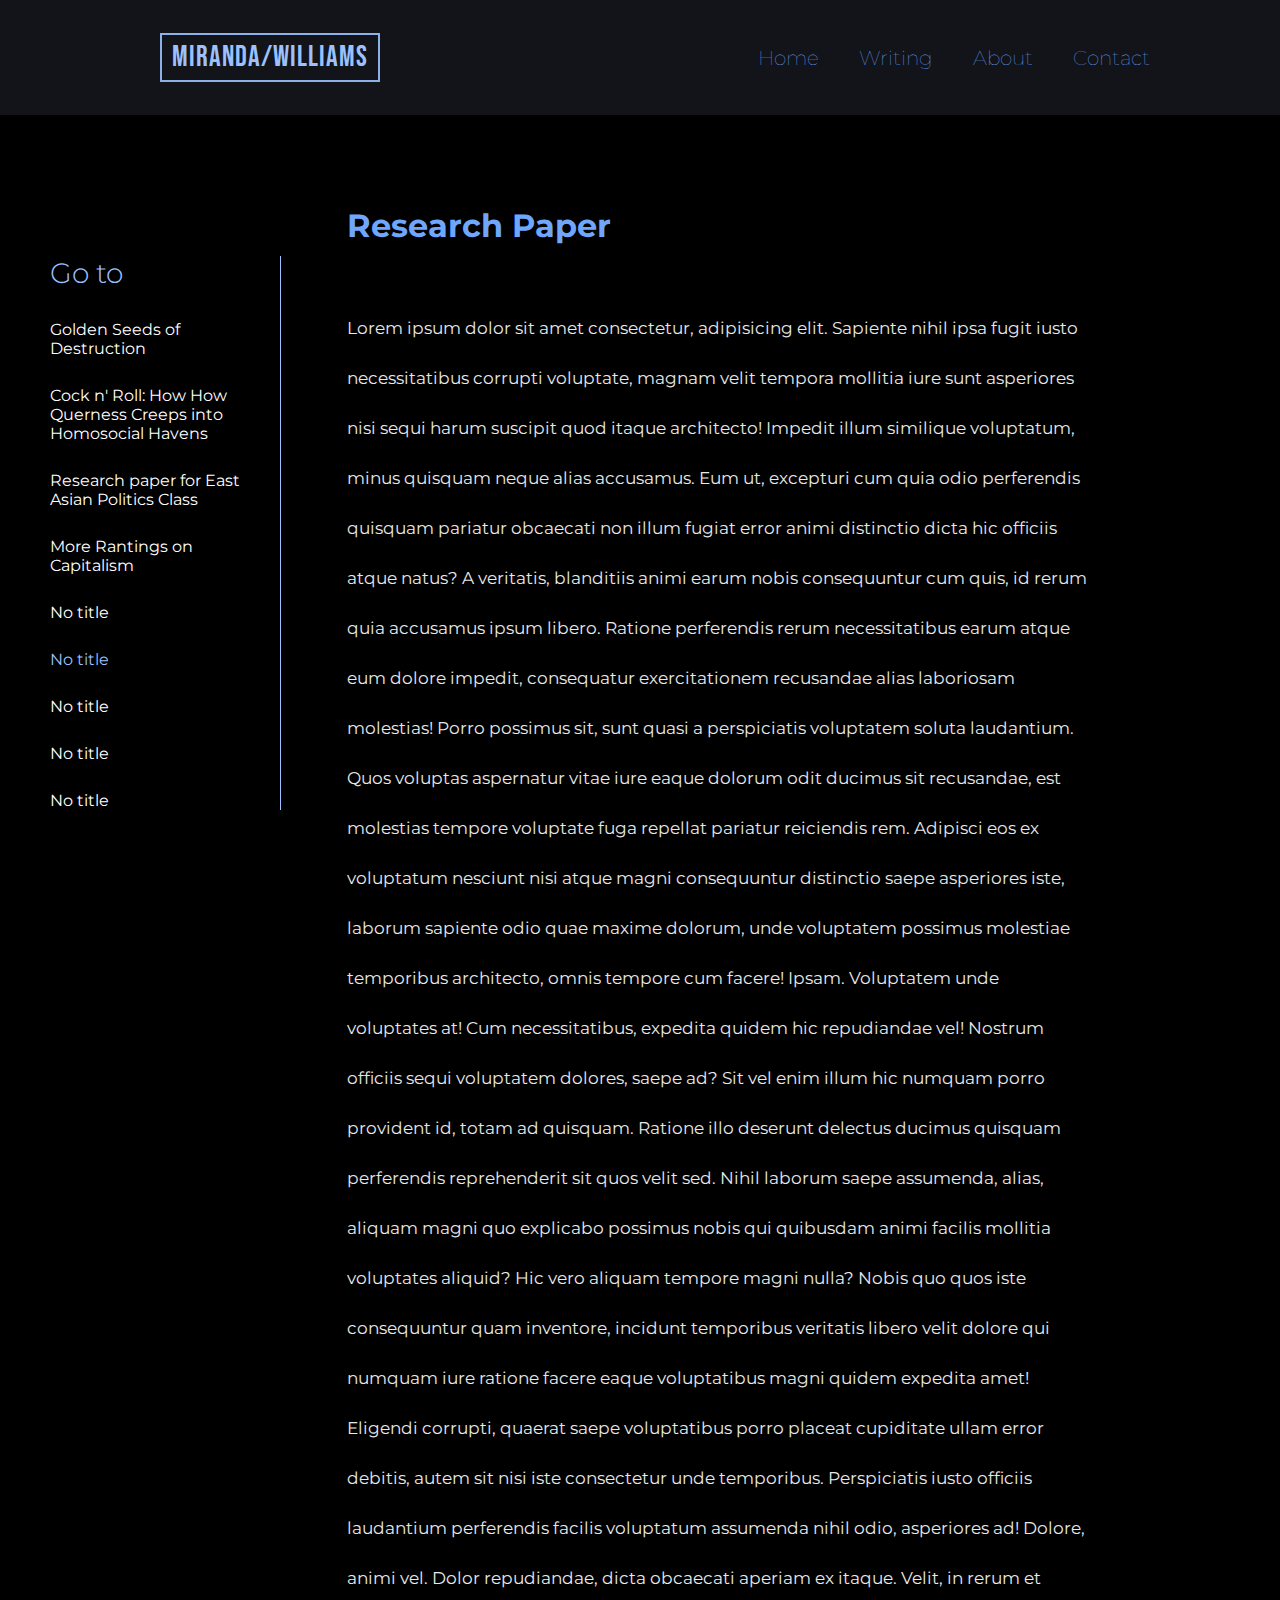
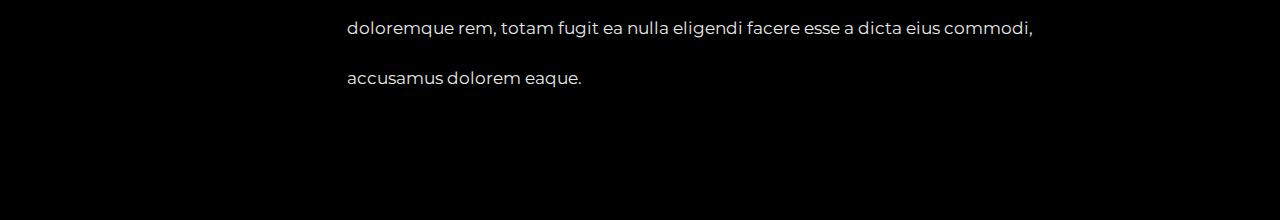
<file: Writingpage/piece6.html>
<!DOCTYPE html>
<html lang="en">

<head>
    <meta charset="UTF-8">
    <meta http-equiv="X-UA-Compatible" content="IE=edge">
    <meta name="viewport" content="width=device-width, initial-scale=1.0">
    <title>Writing - Miranda Williams</title>
    <link rel="stylesheet" href="app.css">
    <link
        href="https://fonts.googleapis.com/css2?family=Bebas+Neue&family=Cormorant+Garamond:wght@300&family=Kanit:wght@500&family=Lobster&family=Montserrat:wght@100;200;300;600;700&family=Noto+Sans+JP:wght@300;400;500&family=Roboto:wght@100;300;400&display=swap"
        rel="stylesheet">
</head>

<body>
    <div class="container">
        <nav class="navbar">
            <div class="logo"><a class="nav-bar-links"
                    href="file:///Users/mirandawilliams/Documents/Portfolio-/Homepage/index.html">MIRANDA/WILLIAMS</a>
            </div>
            <div class="right-links">
                <a class="nav-bar-links"
                    href="file:///Users/mirandawilliams/Documents/Portfolio-/Homepage/index.html">Home</a>
                <a class="nav-bar-links"
                    href="file:///Users/mirandawilliams/Documents/Portfolio-/Writingpage/writing.html">Writing</a>
                <a class="nav-bar-links"
                    href="file:///Users/mirandawilliams/Documents/Portfolio-/Aboutpage/about.html">About</a>
                <a class="nav-bar-links"
                    href="file:///Users/mirandawilliams/Documents/Portfolio-/Contactpage/contact.html">Contact</a>
            </div>
        </nav>
        <div class="main-content">
            <div class="piece-list-container">
                <ul class="piece-list">
                    <h1>Go to</h1>
                    <a href="piece1.html">
                        <li class="list-item-1">Golden Seeds of Destruction</li>
                    </a>
                    <a href="piece2.html">
                        <li class="list-item-2">Cock n' Roll: How How Querness
                            Creeps into Homosocial Havens</li>
                    </a>
                    <a href="piece3.html">
                        <li class="list-item-3">Research paper for East Asian Politics Class</li>
                    </a>
                    <a href="piece4.html">
                        <li class="list-item-4">More Rantings on Capitalism</li>
                    </a>
                    <a href="piece5.html">
                        <li class="list-item-5">No title</li>
                    </a>
                    <a href="piece6.html">
                        <li class="list-item-6" style="color: rgba(155, 193, 255);">No title</li>
                    </a>
                    <a href="piece7.html">
                        <li class="list-item-7">No title</li>
                    </a>
                    <a href="piece8.html">
                        <li class="list-item-8">No title</li>
                    </a>
                    <a href="piece9.html">
                        <li class="list-item-9">No title</li>
                    </a>
                </ul>
            </div>
            <div class="featured-piece">
                <h1>Research Paper</h1>
                <p>Lorem ipsum dolor sit amet consectetur, adipisicing elit. Sapiente nihil ipsa fugit iusto
                    necessitatibus corrupti voluptate, magnam velit tempora mollitia iure sunt asperiores nisi sequi
                    harum suscipit quod itaque architecto!
                    Impedit illum similique voluptatum, minus quisquam neque alias accusamus. Eum ut, excepturi cum quia
                    odio perferendis quisquam pariatur obcaecati non illum fugiat error animi distinctio dicta hic
                    officiis atque natus?
                    A veritatis, blanditiis animi earum nobis consequuntur cum quis, id rerum quia accusamus ipsum
                    libero. Ratione perferendis rerum necessitatibus earum atque eum dolore impedit, consequatur
                    exercitationem recusandae alias laboriosam molestias!
                    Porro possimus sit, sunt quasi a perspiciatis voluptatem soluta laudantium. Quos voluptas aspernatur
                    vitae iure eaque dolorum odit ducimus sit recusandae, est molestias tempore voluptate fuga repellat
                    pariatur reiciendis rem.
                    Adipisci eos ex voluptatum nesciunt nisi atque magni consequuntur distinctio saepe asperiores iste,
                    laborum sapiente odio quae maxime dolorum, unde voluptatem possimus molestiae temporibus architecto,
                    omnis tempore cum facere! Ipsam.
                    Voluptatem unde voluptates at! Cum necessitatibus, expedita quidem hic repudiandae vel! Nostrum
                    officiis sequi voluptatem dolores, saepe ad? Sit vel enim illum hic numquam porro provident id,
                    totam ad quisquam.
                    Ratione illo deserunt delectus ducimus quisquam perferendis reprehenderit sit quos velit sed. Nihil
                    laborum saepe assumenda, alias, aliquam magni quo explicabo possimus nobis qui quibusdam animi
                    facilis mollitia voluptates aliquid?
                    Hic vero aliquam tempore magni nulla? Nobis quo quos iste consequuntur quam inventore, incidunt
                    temporibus veritatis libero velit dolore qui numquam iure ratione facere eaque voluptatibus magni
                    quidem expedita amet!
                    Eligendi corrupti, quaerat saepe voluptatibus porro placeat cupiditate ullam error debitis, autem
                    sit nisi iste consectetur unde temporibus. Perspiciatis iusto officiis laudantium perferendis
                    facilis voluptatum assumenda nihil odio, asperiores ad!
                    Dolore, animi vel. Dolor repudiandae, dicta obcaecati aperiam ex itaque. Velit, in rerum et
                    doloremque rem, totam fugit ea nulla eligendi facere esse a dicta eius commodi, accusamus dolorem
                    eaque.</p>
            </div>
        </div>
</body>

</html>
</file>
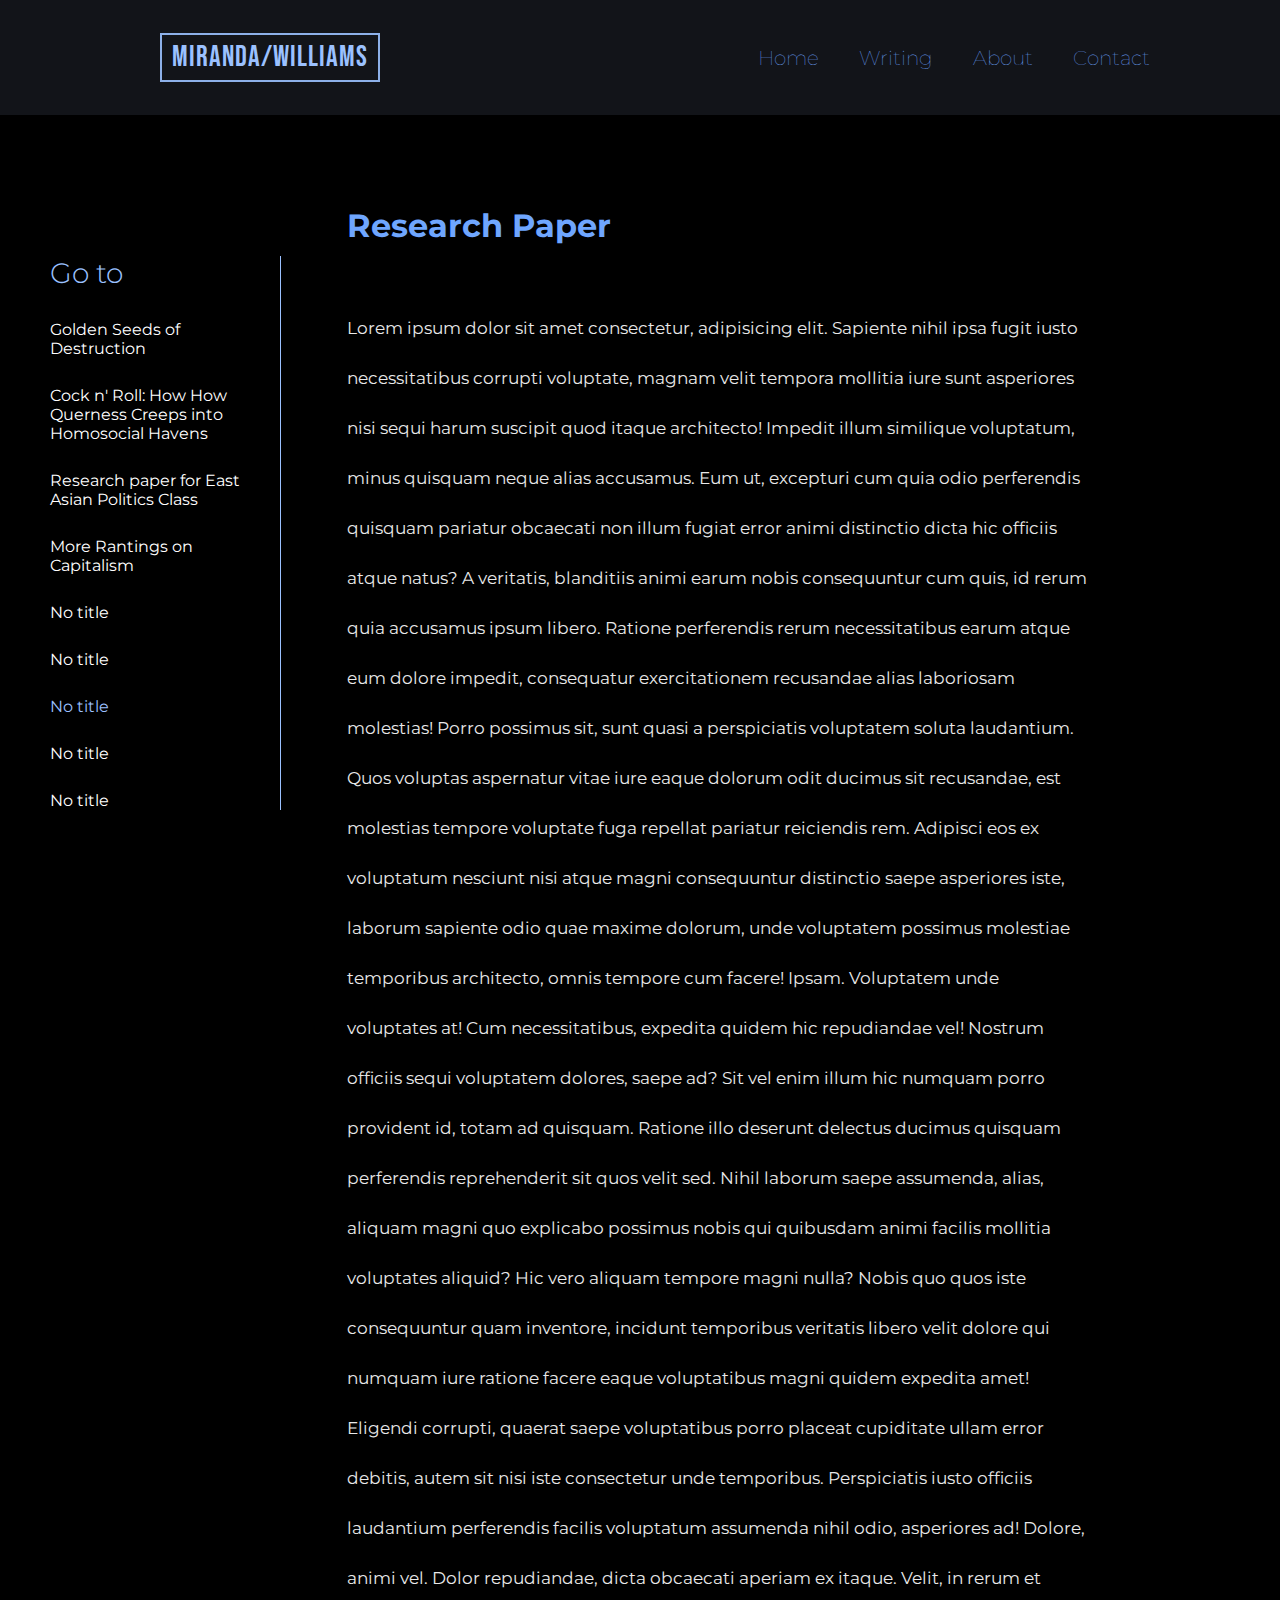
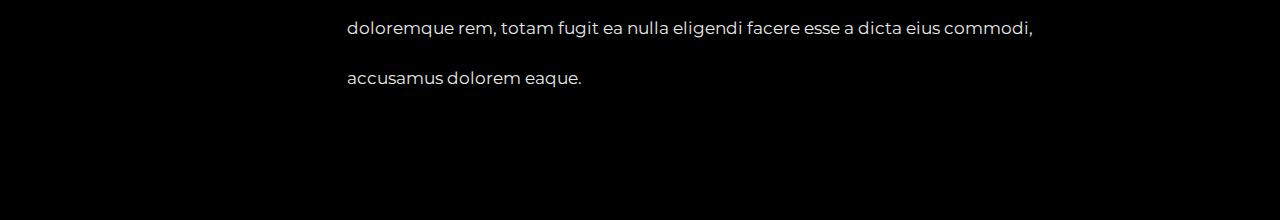
<file: Writingpage/piece7.html>
<!DOCTYPE html>
<html lang="en">

<head>
    <meta charset="UTF-8">
    <meta http-equiv="X-UA-Compatible" content="IE=edge">
    <meta name="viewport" content="width=device-width, initial-scale=1.0">
    <title>Writing - Miranda Williams</title>
    <link rel="stylesheet" href="app.css">
    <link
        href="https://fonts.googleapis.com/css2?family=Bebas+Neue&family=Cormorant+Garamond:wght@300&family=Kanit:wght@500&family=Lobster&family=Montserrat:wght@100;200;300;600;700&family=Noto+Sans+JP:wght@300;400;500&family=Roboto:wght@100;300;400&display=swap"
        rel="stylesheet">
</head>

<body>
    <div class="container">
        <nav class="navbar">
            <div class="logo"><a class="nav-bar-links"
                    href="file:///Users/mirandawilliams/Documents/Portfolio-/Homepage/index.html">MIRANDA/WILLIAMS</a>
            </div>
            <div class="right-links">
                <a class="nav-bar-links"
                    href="file:///Users/mirandawilliams/Documents/Portfolio-/Homepage/index.html">Home</a>
                <a class="nav-bar-links"
                    href="file:///Users/mirandawilliams/Documents/Portfolio-/Writingpage/writing.html">Writing</a>
                <a class="nav-bar-links"
                    href="file:///Users/mirandawilliams/Documents/Portfolio-/Aboutpage/about.html">About</a>
                <a class="nav-bar-links"
                    href="file:///Users/mirandawilliams/Documents/Portfolio-/Contactpage/contact.html">Contact</a>
            </div>
        </nav>
        <div class="main-content">
            <div class="piece-list-container">
                <ul class="piece-list">
                    <h1>Go to</h1>
                    <a href="piece1.html">
                        <li class="list-item-1">Golden Seeds of Destruction</li>
                    </a>
                    <a href="piece2.html">
                        <li class="list-item-2">Cock n' Roll: How How Querness
                            Creeps into Homosocial Havens</li>
                    </a>
                    <a href="piece3.html">
                        <li class="list-item-3">Research paper for East Asian Politics Class</li>
                    </a>
                    <a href="piece4.html">
                        <li class="list-item-4">More Rantings on Capitalism</li>
                    </a>
                    <a href="piece5.html">
                        <li class="list-item-5">No title</li>
                    </a>
                    <a href="piece6.html">
                        <li class="list-item-6">No title</li>
                    </a>
                    <a href="piece7.html">
                        <li class="list-item-7" style="color: rgba(155, 193, 255);">No title</li>
                    </a>
                    <a href="piece8.html">
                        <li class="list-item-8">No title</li>
                    </a>
                    <a href="piece9.html">
                        <li class="list-item-9">No title</li>
                    </a>
                </ul>
            </div>
            <div class="featured-piece">
                <h1>Research Paper</h1>
                <p>Lorem ipsum dolor sit amet consectetur, adipisicing elit. Sapiente nihil ipsa fugit iusto
                    necessitatibus corrupti voluptate, magnam velit tempora mollitia iure sunt asperiores nisi sequi
                    harum suscipit quod itaque architecto!
                    Impedit illum similique voluptatum, minus quisquam neque alias accusamus. Eum ut, excepturi cum quia
                    odio perferendis quisquam pariatur obcaecati non illum fugiat error animi distinctio dicta hic
                    officiis atque natus?
                    A veritatis, blanditiis animi earum nobis consequuntur cum quis, id rerum quia accusamus ipsum
                    libero. Ratione perferendis rerum necessitatibus earum atque eum dolore impedit, consequatur
                    exercitationem recusandae alias laboriosam molestias!
                    Porro possimus sit, sunt quasi a perspiciatis voluptatem soluta laudantium. Quos voluptas aspernatur
                    vitae iure eaque dolorum odit ducimus sit recusandae, est molestias tempore voluptate fuga repellat
                    pariatur reiciendis rem.
                    Adipisci eos ex voluptatum nesciunt nisi atque magni consequuntur distinctio saepe asperiores iste,
                    laborum sapiente odio quae maxime dolorum, unde voluptatem possimus molestiae temporibus architecto,
                    omnis tempore cum facere! Ipsam.
                    Voluptatem unde voluptates at! Cum necessitatibus, expedita quidem hic repudiandae vel! Nostrum
                    officiis sequi voluptatem dolores, saepe ad? Sit vel enim illum hic numquam porro provident id,
                    totam ad quisquam.
                    Ratione illo deserunt delectus ducimus quisquam perferendis reprehenderit sit quos velit sed. Nihil
                    laborum saepe assumenda, alias, aliquam magni quo explicabo possimus nobis qui quibusdam animi
                    facilis mollitia voluptates aliquid?
                    Hic vero aliquam tempore magni nulla? Nobis quo quos iste consequuntur quam inventore, incidunt
                    temporibus veritatis libero velit dolore qui numquam iure ratione facere eaque voluptatibus magni
                    quidem expedita amet!
                    Eligendi corrupti, quaerat saepe voluptatibus porro placeat cupiditate ullam error debitis, autem
                    sit nisi iste consectetur unde temporibus. Perspiciatis iusto officiis laudantium perferendis
                    facilis voluptatum assumenda nihil odio, asperiores ad!
                    Dolore, animi vel. Dolor repudiandae, dicta obcaecati aperiam ex itaque. Velit, in rerum et
                    doloremque rem, totam fugit ea nulla eligendi facere esse a dicta eius commodi, accusamus dolorem
                    eaque.</p>
            </div>
        </div>
</body>

</html>
</file>
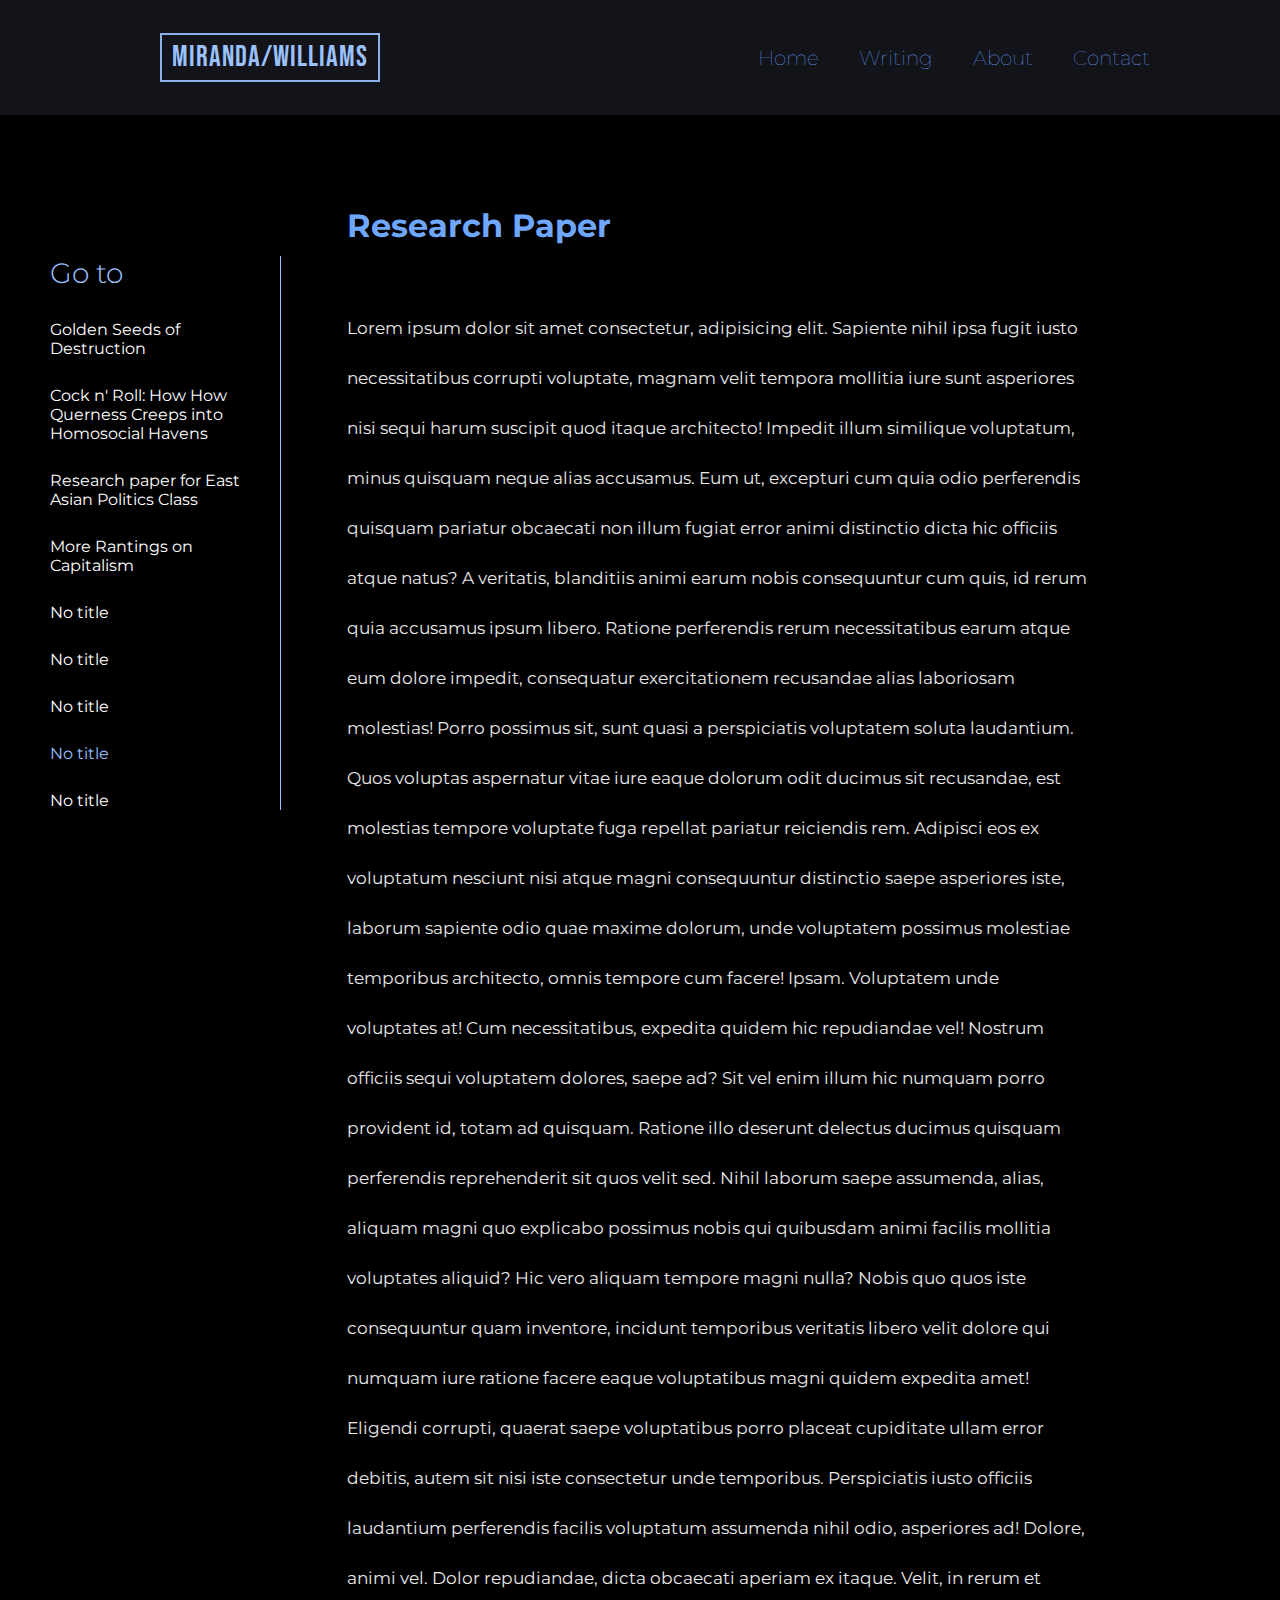
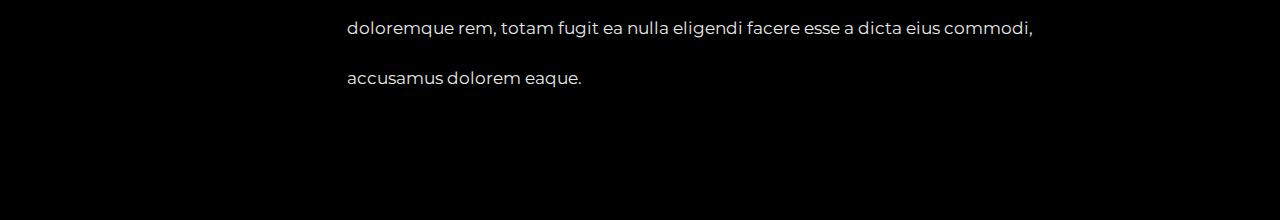
<file: Writingpage/piece8.html>
<!DOCTYPE html>
<html lang="en">

<head>
    <meta charset="UTF-8">
    <meta http-equiv="X-UA-Compatible" content="IE=edge">
    <meta name="viewport" content="width=device-width, initial-scale=1.0">
    <title>Writing - Miranda Williams</title>
    <link rel="stylesheet" href="app.css">
    <link
        href="https://fonts.googleapis.com/css2?family=Bebas+Neue&family=Cormorant+Garamond:wght@300&family=Kanit:wght@500&family=Lobster&family=Montserrat:wght@100;200;300;600;700&family=Noto+Sans+JP:wght@300;400;500&family=Roboto:wght@100;300;400&display=swap"
        rel="stylesheet">
</head>

<body>
    <div class="container">
        <nav class="navbar">
            <div class="logo"><a class="nav-bar-links"
                    href="file:///Users/mirandawilliams/Documents/Portfolio-/Homepage/index.html">MIRANDA/WILLIAMS</a>
            </div>
            <div class="right-links">
                <a class="nav-bar-links"
                    href="file:///Users/mirandawilliams/Documents/Portfolio-/Homepage/index.html">Home</a>
                <a class="nav-bar-links"
                    href="file:///Users/mirandawilliams/Documents/Portfolio-/Writingpage/writing.html">Writing</a>
                <a class="nav-bar-links"
                    href="file:///Users/mirandawilliams/Documents/Portfolio-/Aboutpage/about.html">About</a>
                <a class="nav-bar-links"
                    href="file:///Users/mirandawilliams/Documents/Portfolio-/Contactpage/contact.html">Contact</a>
            </div>
        </nav>
        <div class="main-content">
            <div class="piece-list-container">
                <ul class="piece-list">
                    <h1>Go to</h1>
                    <a href="piece1.html">
                        <li class="list-item-1">Golden Seeds of Destruction</li>
                    </a>
                    <a href="piece2.html">
                        <li class="list-item-2">Cock n' Roll: How How Querness
                            Creeps into Homosocial Havens</li>
                    </a>
                    <a href="piece3.html">
                        <li class="list-item-3">Research paper for East Asian Politics Class</li>
                    </a>
                    <a href="piece4.html">
                        <li class="list-item-4">More Rantings on Capitalism</li>
                    </a>
                    <a href="piece5.html">
                        <li class="list-item-5">No title</li>
                    </a>
                    <a href="piece6.html">
                        <li class="list-item-6">No title</li>
                    </a>
                    <a href="piece7.html">
                        <li class="list-item-7">No title</li>
                    </a>
                    <a href="piece8.html">
                        <li class="list-item-8" style="color: rgba(155, 193, 255);">No title</li>
                    </a>
                    <a href="piece9.html">
                        <li class="list-item-9">No title</li>
                    </a>
                </ul>
            </div>
            <div class="featured-piece">
                <h1>Research Paper</h1>
                <p>Lorem ipsum dolor sit amet consectetur, adipisicing elit. Sapiente nihil ipsa fugit iusto
                    necessitatibus corrupti voluptate, magnam velit tempora mollitia iure sunt asperiores nisi sequi
                    harum suscipit quod itaque architecto!
                    Impedit illum similique voluptatum, minus quisquam neque alias accusamus. Eum ut, excepturi cum quia
                    odio perferendis quisquam pariatur obcaecati non illum fugiat error animi distinctio dicta hic
                    officiis atque natus?
                    A veritatis, blanditiis animi earum nobis consequuntur cum quis, id rerum quia accusamus ipsum
                    libero. Ratione perferendis rerum necessitatibus earum atque eum dolore impedit, consequatur
                    exercitationem recusandae alias laboriosam molestias!
                    Porro possimus sit, sunt quasi a perspiciatis voluptatem soluta laudantium. Quos voluptas aspernatur
                    vitae iure eaque dolorum odit ducimus sit recusandae, est molestias tempore voluptate fuga repellat
                    pariatur reiciendis rem.
                    Adipisci eos ex voluptatum nesciunt nisi atque magni consequuntur distinctio saepe asperiores iste,
                    laborum sapiente odio quae maxime dolorum, unde voluptatem possimus molestiae temporibus architecto,
                    omnis tempore cum facere! Ipsam.
                    Voluptatem unde voluptates at! Cum necessitatibus, expedita quidem hic repudiandae vel! Nostrum
                    officiis sequi voluptatem dolores, saepe ad? Sit vel enim illum hic numquam porro provident id,
                    totam ad quisquam.
                    Ratione illo deserunt delectus ducimus quisquam perferendis reprehenderit sit quos velit sed. Nihil
                    laborum saepe assumenda, alias, aliquam magni quo explicabo possimus nobis qui quibusdam animi
                    facilis mollitia voluptates aliquid?
                    Hic vero aliquam tempore magni nulla? Nobis quo quos iste consequuntur quam inventore, incidunt
                    temporibus veritatis libero velit dolore qui numquam iure ratione facere eaque voluptatibus magni
                    quidem expedita amet!
                    Eligendi corrupti, quaerat saepe voluptatibus porro placeat cupiditate ullam error debitis, autem
                    sit nisi iste consectetur unde temporibus. Perspiciatis iusto officiis laudantium perferendis
                    facilis voluptatum assumenda nihil odio, asperiores ad!
                    Dolore, animi vel. Dolor repudiandae, dicta obcaecati aperiam ex itaque. Velit, in rerum et
                    doloremque rem, totam fugit ea nulla eligendi facere esse a dicta eius commodi, accusamus dolorem
                    eaque.</p>
            </div>
        </div>
</body>

</html>
</file>
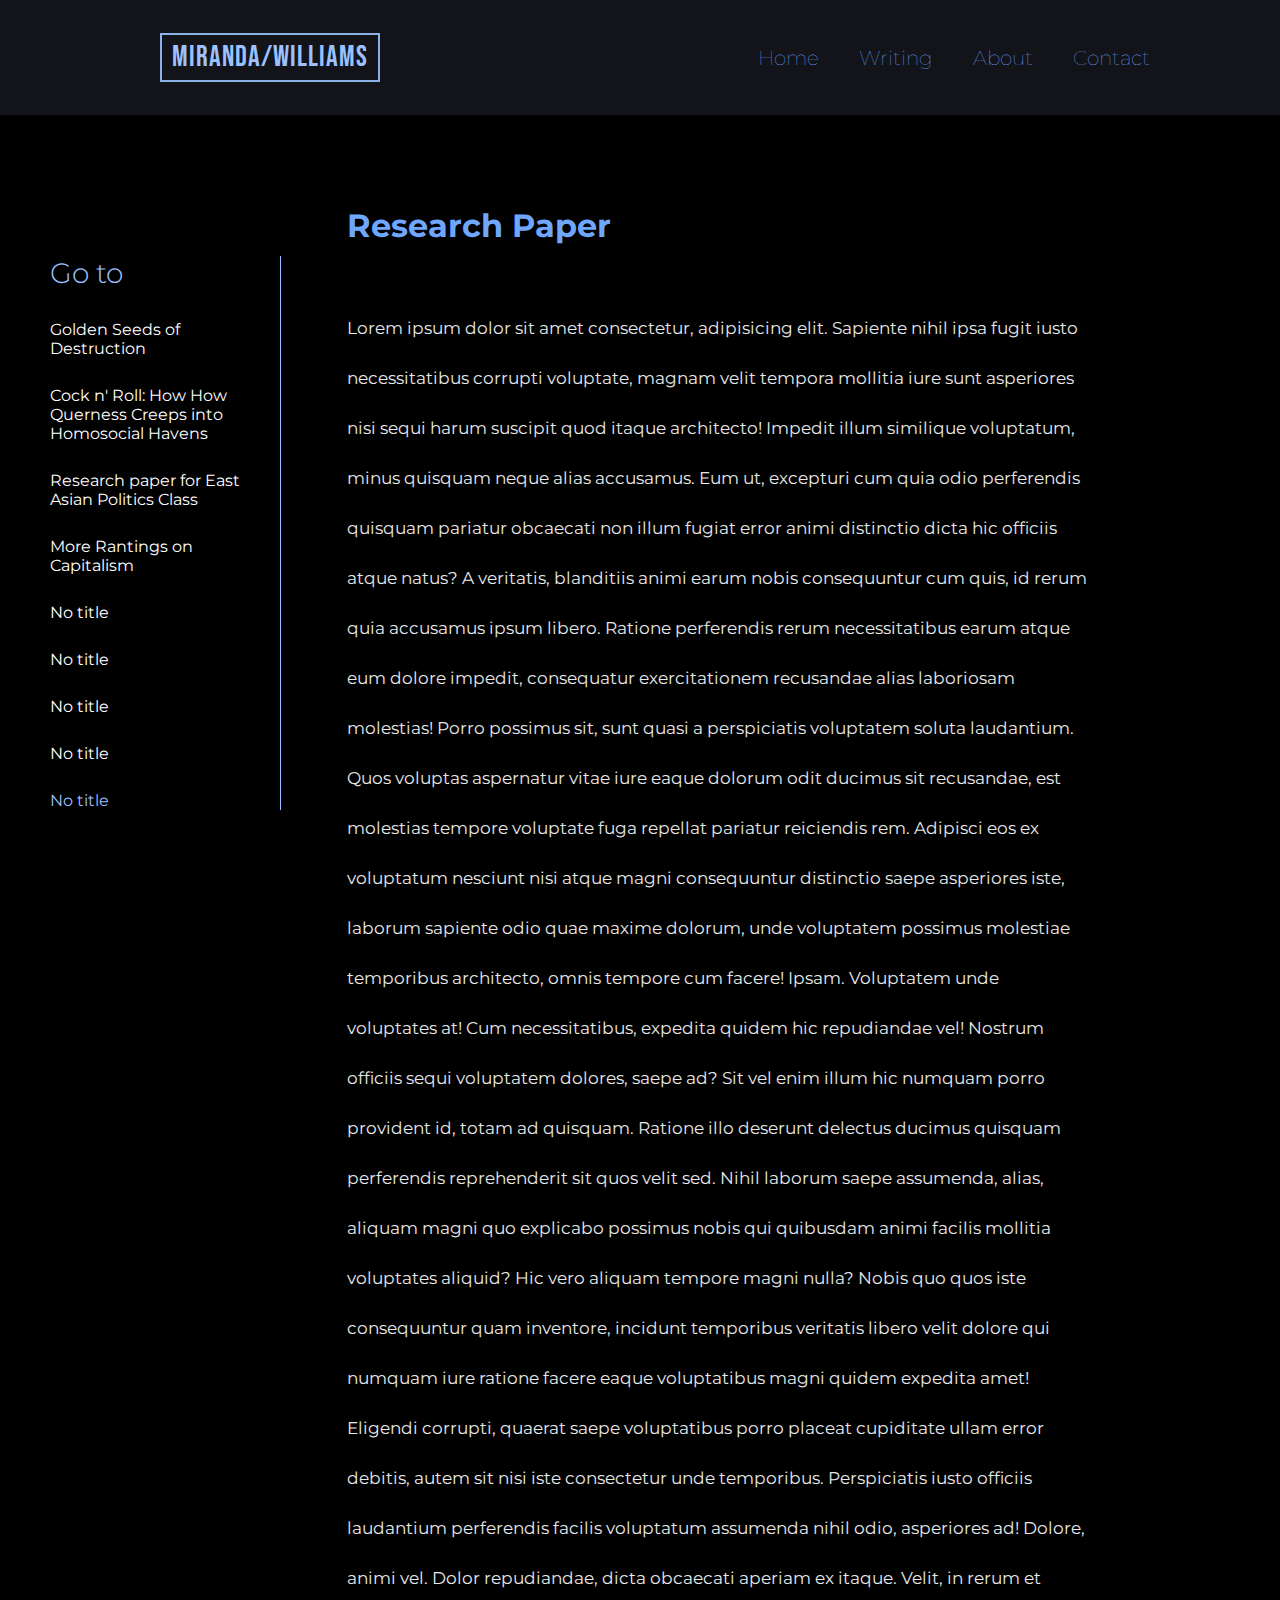
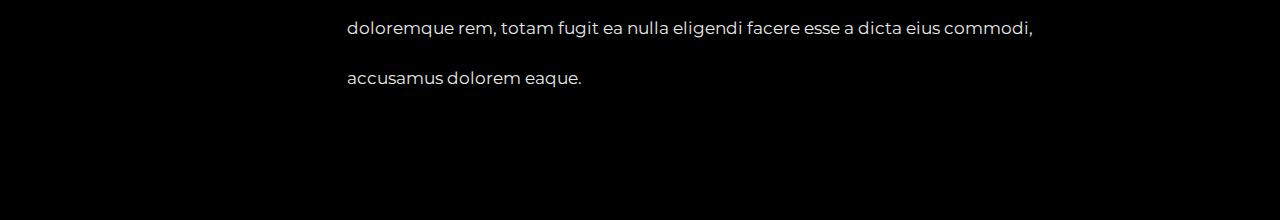
<file: Writingpage/piece9.html>
<!DOCTYPE html>
<html lang="en">

<head>
    <meta charset="UTF-8">
    <meta http-equiv="X-UA-Compatible" content="IE=edge">
    <meta name="viewport" content="width=device-width, initial-scale=1.0">
    <title>Writing - Miranda Williams</title>
    <link rel="stylesheet" href="app.css">
    <link
        href="https://fonts.googleapis.com/css2?family=Bebas+Neue&family=Cormorant+Garamond:wght@300&family=Kanit:wght@500&family=Lobster&family=Montserrat:wght@100;200;300;600;700&family=Noto+Sans+JP:wght@300;400;500&family=Roboto:wght@100;300;400&display=swap"
        rel="stylesheet">
</head>

<body>
    <div class="container">
        <nav class="navbar">
            <div class="logo"><a class="nav-bar-links"
                    href="file:///Users/mirandawilliams/Documents/Portfolio-/Homepage/index.html">MIRANDA/WILLIAMS</a>
            </div>
            <div class="right-links">
                <a class="nav-bar-links"
                    href="file:///Users/mirandawilliams/Documents/Portfolio-/Homepage/index.html">Home</a>
                <a class="nav-bar-links"
                    href="file:///Users/mirandawilliams/Documents/Portfolio-/Writingpage/writing.html">Writing</a>
                <a class="nav-bar-links"
                    href="file:///Users/mirandawilliams/Documents/Portfolio-/Aboutpage/about.html">About</a>
                <a class="nav-bar-links"
                    href="file:///Users/mirandawilliams/Documents/Portfolio-/Contactpage/contact.html">Contact</a>
            </div>
        </nav>
        <div class="main-content">
            <div class="piece-list-container">
                <ul class="piece-list">
                    <h1>Go to</h1>
                    <a href="piece1.html">
                        <li class="list-item-1">Golden Seeds of Destruction</li>
                    </a>
                    <a href="piece2.html">
                        <li class="list-item-2">Cock n' Roll: How How Querness
                            Creeps into Homosocial Havens</li>
                    </a>
                    <a href="piece3.html">
                        <li class="list-item-3">Research paper for East Asian Politics Class</li>
                    </a>
                    <a href="piece4.html">
                        <li class="list-item-4">More Rantings on Capitalism</li>
                    </a>
                    <a href="piece5.html">
                        <li class="list-item-5">No title</li>
                    </a>
                    <a href="piece6.html">
                        <li class="list-item-6">No title</li>
                    </a>
                    <a href="piece7.html">
                        <li class="list-item-7">No title</li>
                    </a>
                    <a href="piece8.html">
                        <li class="list-item-8">No title</li>
                    </a>
                    <a href="piece9.html">
                        <li class="list-item-9" style="color: rgba(155, 193, 255);">No title</li>
                    </a>
                </ul>
            </div>
            <div class="featured-piece">
                <h1>Research Paper</h1>
                <p>Lorem ipsum dolor sit amet consectetur, adipisicing elit. Sapiente nihil ipsa fugit iusto
                    necessitatibus corrupti voluptate, magnam velit tempora mollitia iure sunt asperiores nisi sequi
                    harum suscipit quod itaque architecto!
                    Impedit illum similique voluptatum, minus quisquam neque alias accusamus. Eum ut, excepturi cum quia
                    odio perferendis quisquam pariatur obcaecati non illum fugiat error animi distinctio dicta hic
                    officiis atque natus?
                    A veritatis, blanditiis animi earum nobis consequuntur cum quis, id rerum quia accusamus ipsum
                    libero. Ratione perferendis rerum necessitatibus earum atque eum dolore impedit, consequatur
                    exercitationem recusandae alias laboriosam molestias!
                    Porro possimus sit, sunt quasi a perspiciatis voluptatem soluta laudantium. Quos voluptas aspernatur
                    vitae iure eaque dolorum odit ducimus sit recusandae, est molestias tempore voluptate fuga repellat
                    pariatur reiciendis rem.
                    Adipisci eos ex voluptatum nesciunt nisi atque magni consequuntur distinctio saepe asperiores iste,
                    laborum sapiente odio quae maxime dolorum, unde voluptatem possimus molestiae temporibus architecto,
                    omnis tempore cum facere! Ipsam.
                    Voluptatem unde voluptates at! Cum necessitatibus, expedita quidem hic repudiandae vel! Nostrum
                    officiis sequi voluptatem dolores, saepe ad? Sit vel enim illum hic numquam porro provident id,
                    totam ad quisquam.
                    Ratione illo deserunt delectus ducimus quisquam perferendis reprehenderit sit quos velit sed. Nihil
                    laborum saepe assumenda, alias, aliquam magni quo explicabo possimus nobis qui quibusdam animi
                    facilis mollitia voluptates aliquid?
                    Hic vero aliquam tempore magni nulla? Nobis quo quos iste consequuntur quam inventore, incidunt
                    temporibus veritatis libero velit dolore qui numquam iure ratione facere eaque voluptatibus magni
                    quidem expedita amet!
                    Eligendi corrupti, quaerat saepe voluptatibus porro placeat cupiditate ullam error debitis, autem
                    sit nisi iste consectetur unde temporibus. Perspiciatis iusto officiis laudantium perferendis
                    facilis voluptatum assumenda nihil odio, asperiores ad!
                    Dolore, animi vel. Dolor repudiandae, dicta obcaecati aperiam ex itaque. Velit, in rerum et
                    doloremque rem, totam fugit ea nulla eligendi facere esse a dicta eius commodi, accusamus dolorem
                    eaque.</p>
            </div>
        </div>
</body>

</html>
</file>
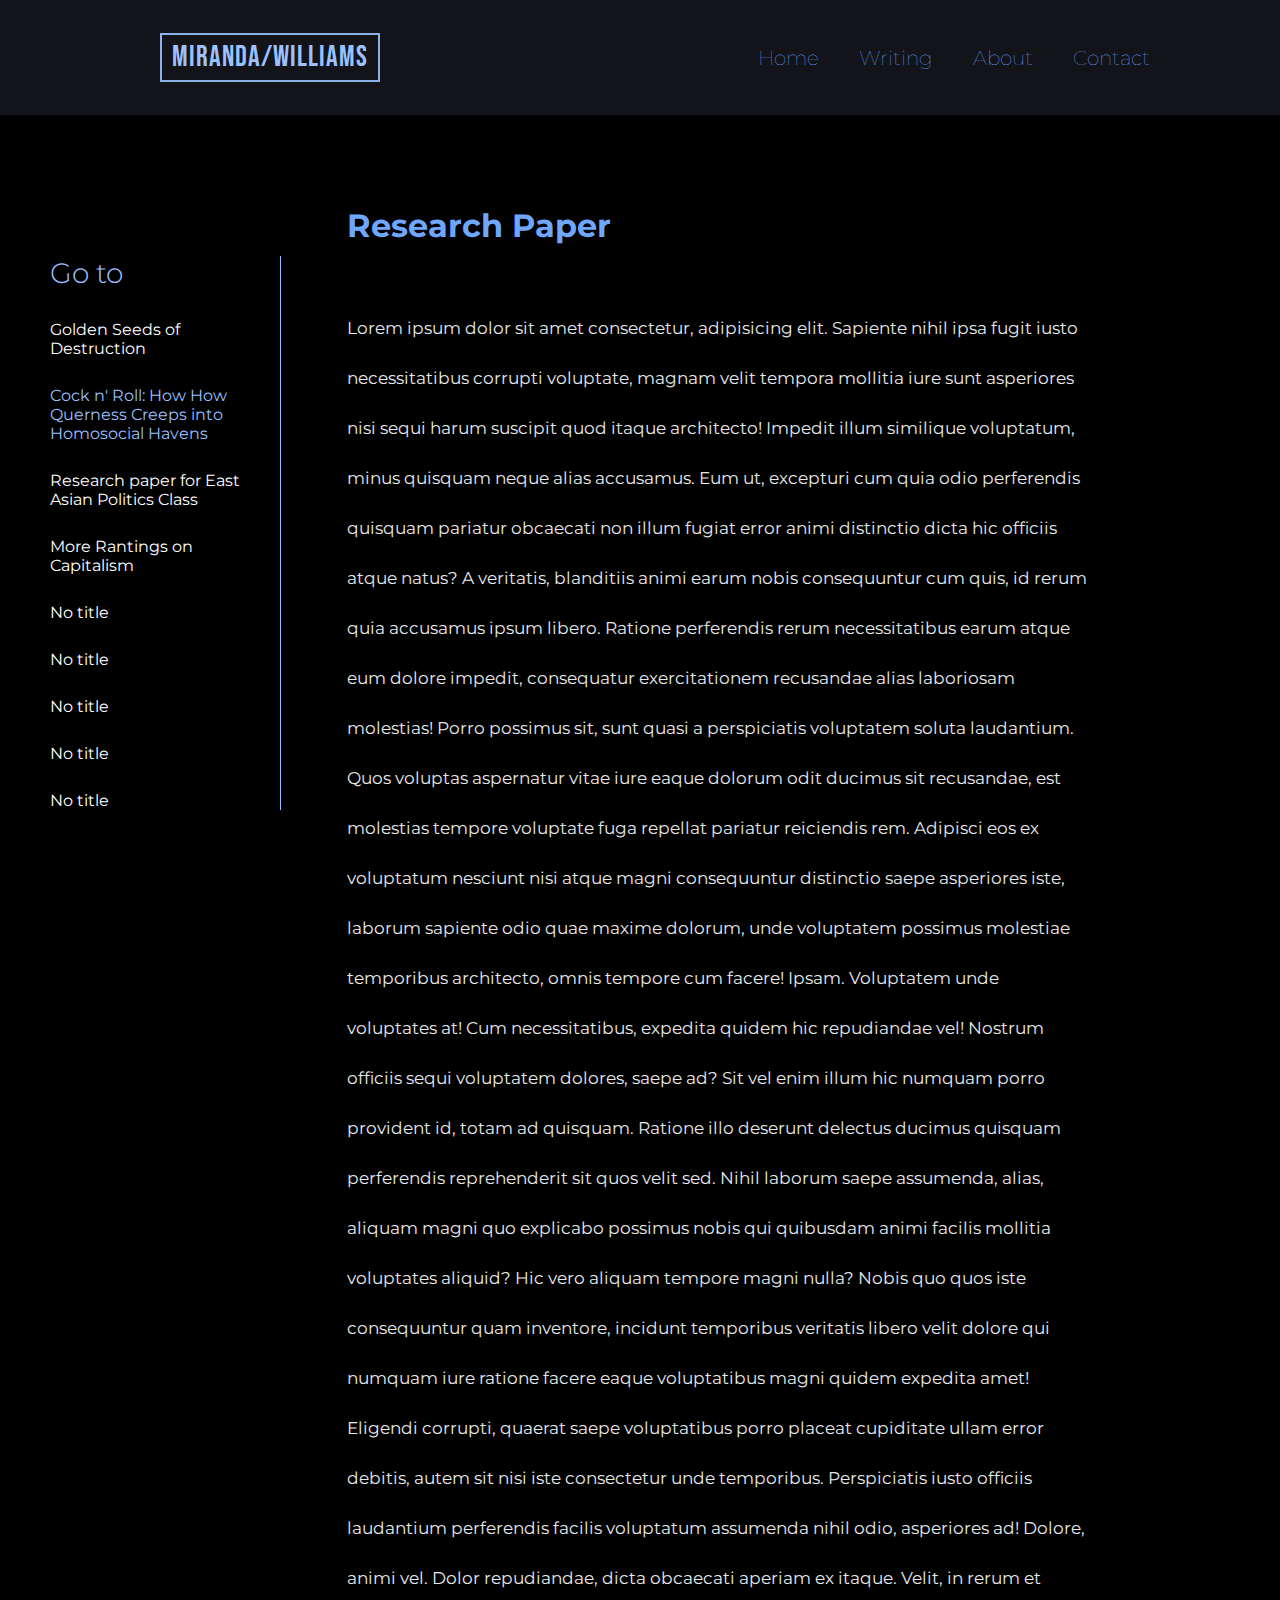
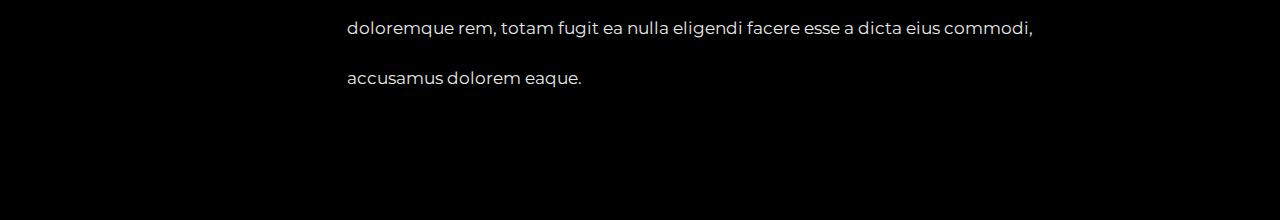
<file: Writingpage/writing.html>
<!DOCTYPE html>
<html lang="en">

<head>
    <meta charset="UTF-8">
    <meta http-equiv="X-UA-Compatible" content="IE=edge">
    <meta name="viewport" content="width=device-width, initial-scale=1.0">
    <title>Writing - Miranda Williams</title>
    <link rel="stylesheet" href="app.css">
    <link
        href="https://fonts.googleapis.com/css2?family=Bebas+Neue&family=Cormorant+Garamond:wght@300&family=Kanit:wght@500&family=Lobster&family=Montserrat:wght@100;200;300;600;700&family=Noto+Sans+JP:wght@300;400;500&family=Roboto:wght@100;300;400&display=swap"
        rel="stylesheet">
</head>

<body>
    <div class="container">
        <nav class="navbar">
            <div class="logo"><a class="nav-bar-links"
                    href="file:///Users/mirandawilliams/Documents/Portfolio-/Homepage/index.html">MIRANDA/WILLIAMS</a>
            </div>
            <div class="right-links">
                <a class="nav-bar-links"
                    href="file:///Users/mirandawilliams/Documents/Portfolio-/Homepage/index.html">Home</a>
                <a class="nav-bar-links"
                    href="file:///Users/mirandawilliams/Documents/Portfolio-/Writingpage/writing.html">Writing</a>
                <a class="nav-bar-links"
                    href="file:///Users/mirandawilliams/Documents/Portfolio-/Aboutpage/about.html">About</a>
                <a class="nav-bar-links"
                    href="file:///Users/mirandawilliams/Documents/Portfolio-/Contactpage/contact.html">Contact</a>
            </div>
        </nav>
        <div class="main-content">
            <div class="piece-list-container">
                <ul class="piece-list">
                    <h1>Go to</h1>
                    <a href="piece1.html">
                        <li class="list-item-1">Golden Seeds of Destruction</li>
                    </a>
                    <a href="piece2.html">
                        <li class="list-item-2" style="color: rgba(155, 193, 255);">Cock n' Roll: How How Querness
                            Creeps into Homosocial Havens</li>
                    </a>
                    <a href="piece3.html">
                        <li class="list-item-3">Research paper for East Asian Politics Class</li>
                    </a>
                    <a href="piece4.html">
                        <li class="list-item-4">More Rantings on Capitalism</li>
                    </a>
                    <a href="piece5.html">
                        <li class="list-item-5">No title</li>
                    </a>
                    <a href="piece6.html">
                        <li class="list-item-6">No title</li>
                    </a>
                    <a href="piece7.html">
                        <li class="list-item-7">No title</li>
                    </a>
                    <a href="piece8.html">
                        <li class="list-item-8">No title</li>
                    </a>
                    <a href="piece9.html">
                        <li class="list-item-9">No title</li>
                    </a>
                </ul>
            </div>
            <!-- Each piece should have a 'time estimated to read' note at the top; ex: 10 minute read, right under the title-->
            <div class="featured-piece">
                <h1>Research Paper</h1>
                <p>Lorem ipsum dolor sit amet consectetur, adipisicing elit. Sapiente nihil ipsa fugit iusto
                    necessitatibus corrupti voluptate, magnam velit tempora mollitia iure sunt asperiores nisi sequi
                    harum suscipit quod itaque architecto!
                    Impedit illum similique voluptatum, minus quisquam neque alias accusamus. Eum ut, excepturi cum quia
                    odio perferendis quisquam pariatur obcaecati non illum fugiat error animi distinctio dicta hic
                    officiis atque natus?
                    A veritatis, blanditiis animi earum nobis consequuntur cum quis, id rerum quia accusamus ipsum
                    libero. Ratione perferendis rerum necessitatibus earum atque eum dolore impedit, consequatur
                    exercitationem recusandae alias laboriosam molestias!
                    Porro possimus sit, sunt quasi a perspiciatis voluptatem soluta laudantium. Quos voluptas aspernatur
                    vitae iure eaque dolorum odit ducimus sit recusandae, est molestias tempore voluptate fuga repellat
                    pariatur reiciendis rem.
                    Adipisci eos ex voluptatum nesciunt nisi atque magni consequuntur distinctio saepe asperiores iste,
                    laborum sapiente odio quae maxime dolorum, unde voluptatem possimus molestiae temporibus architecto,
                    omnis tempore cum facere! Ipsam.
                    Voluptatem unde voluptates at! Cum necessitatibus, expedita quidem hic repudiandae vel! Nostrum
                    officiis sequi voluptatem dolores, saepe ad? Sit vel enim illum hic numquam porro provident id,
                    totam ad quisquam.
                    Ratione illo deserunt delectus ducimus quisquam perferendis reprehenderit sit quos velit sed. Nihil
                    laborum saepe assumenda, alias, aliquam magni quo explicabo possimus nobis qui quibusdam animi
                    facilis mollitia voluptates aliquid?
                    Hic vero aliquam tempore magni nulla? Nobis quo quos iste consequuntur quam inventore, incidunt
                    temporibus veritatis libero velit dolore qui numquam iure ratione facere eaque voluptatibus magni
                    quidem expedita amet!
                    Eligendi corrupti, quaerat saepe voluptatibus porro placeat cupiditate ullam error debitis, autem
                    sit nisi iste consectetur unde temporibus. Perspiciatis iusto officiis laudantium perferendis
                    facilis voluptatum assumenda nihil odio, asperiores ad!
                    Dolore, animi vel. Dolor repudiandae, dicta obcaecati aperiam ex itaque. Velit, in rerum et
                    doloremque rem, totam fugit ea nulla eligendi facere esse a dicta eius commodi, accusamus dolorem
                    eaque.</p>
            </div>
        </div>
</body>

</html>
</file>
<file: Writingpage/app.css>
.container {
    display: flex;
    flex-direction: column;
}

body {
    margin: 0;
    margin-bottom: 100px;
    font-family: Montserrat, sans-serif;
    background-color: black;
}

.navbar {
    display: flex;
    justify-content: space-between;
    align-items: center;
    padding: 40px 20px 40px;
    width: 100%;
    background-color: rgba(45, 51, 63, 0.4);
}

.logo a {
    font-size: 29px;
    font-family: Bebas Neue, sans-serif;
    color: rgb(155, 193, 255);
    margin-left: 140px;
    letter-spacing: 1px;
    border: 2px solid rgba(155, 193, 255, 0.9);
    padding: 5px 10px 5px;
}

.right-links {
    display: flex;
    gap: 40px;
    margin-right: 150px;
}

.nav-bar-links:hover {
    cursor: pointer;
    color: rgb(255, 255, 255);
    transform: translateY(-0.07em);
}

.nav-bar-links {
    text-decoration: none;
    font-size: 20px;
    color: rgb(111, 166, 254);
    font-weight: lighter;
    transition: ease-in-out 0.3s;
}

.main-content {
    display: flex;
}

.piece-list-container {
    display: flex;
    flex-direction: column;
    flex-wrap: wrap;
    margin: 125px 0 100px 3%;
    width: 400px;
    height: auto;
}

ul {
    display: flex;
    flex-direction: column;
    list-style: none;
    border: 1px solid rgb(155, 193, 255);
    border-style: none solid none none;
    padding: 0 30px 0 12px;
    gap: 28px;
    width: 200px;
}

ul a {
    text-decoration: none;
    color:rgb(255, 255, 255);
    transition: .3s ease-in-out;
}

ul a:hover {
    transform: translateY(-0.07em);
    color: rgb(155, 193, 255);
}

ul .list-item {
    display: flex;
    flex-wrap: wrap;
    line-height: 22px;
}

ul h1 {
    font-size: 28px;
    font-weight: 300;
    margin-top: 0;
    margin-bottom: 2px;
    color: rgb(155, 193, 255);
}

.featured-piece {
    display: flex;
    flex-direction: column;
    width: 75%;
    margin: 60px 15% 0 0;
}

.featured-piece p {
    color:rgb(233, 233, 233);
    line-height: 50px;
    font-size: 17px;
}

.featured-piece h1 {
    margin-bottom: 30px;
    color: rgb(111, 166, 254);
    line-height: 60px;
}

.featured-piece h2 {
    color: rgb(111, 166, 254);
    font-size: 20px;
    margin-bottom: 30px;
}

.part-indicator {
    font-weight: 600;
}
</file>
